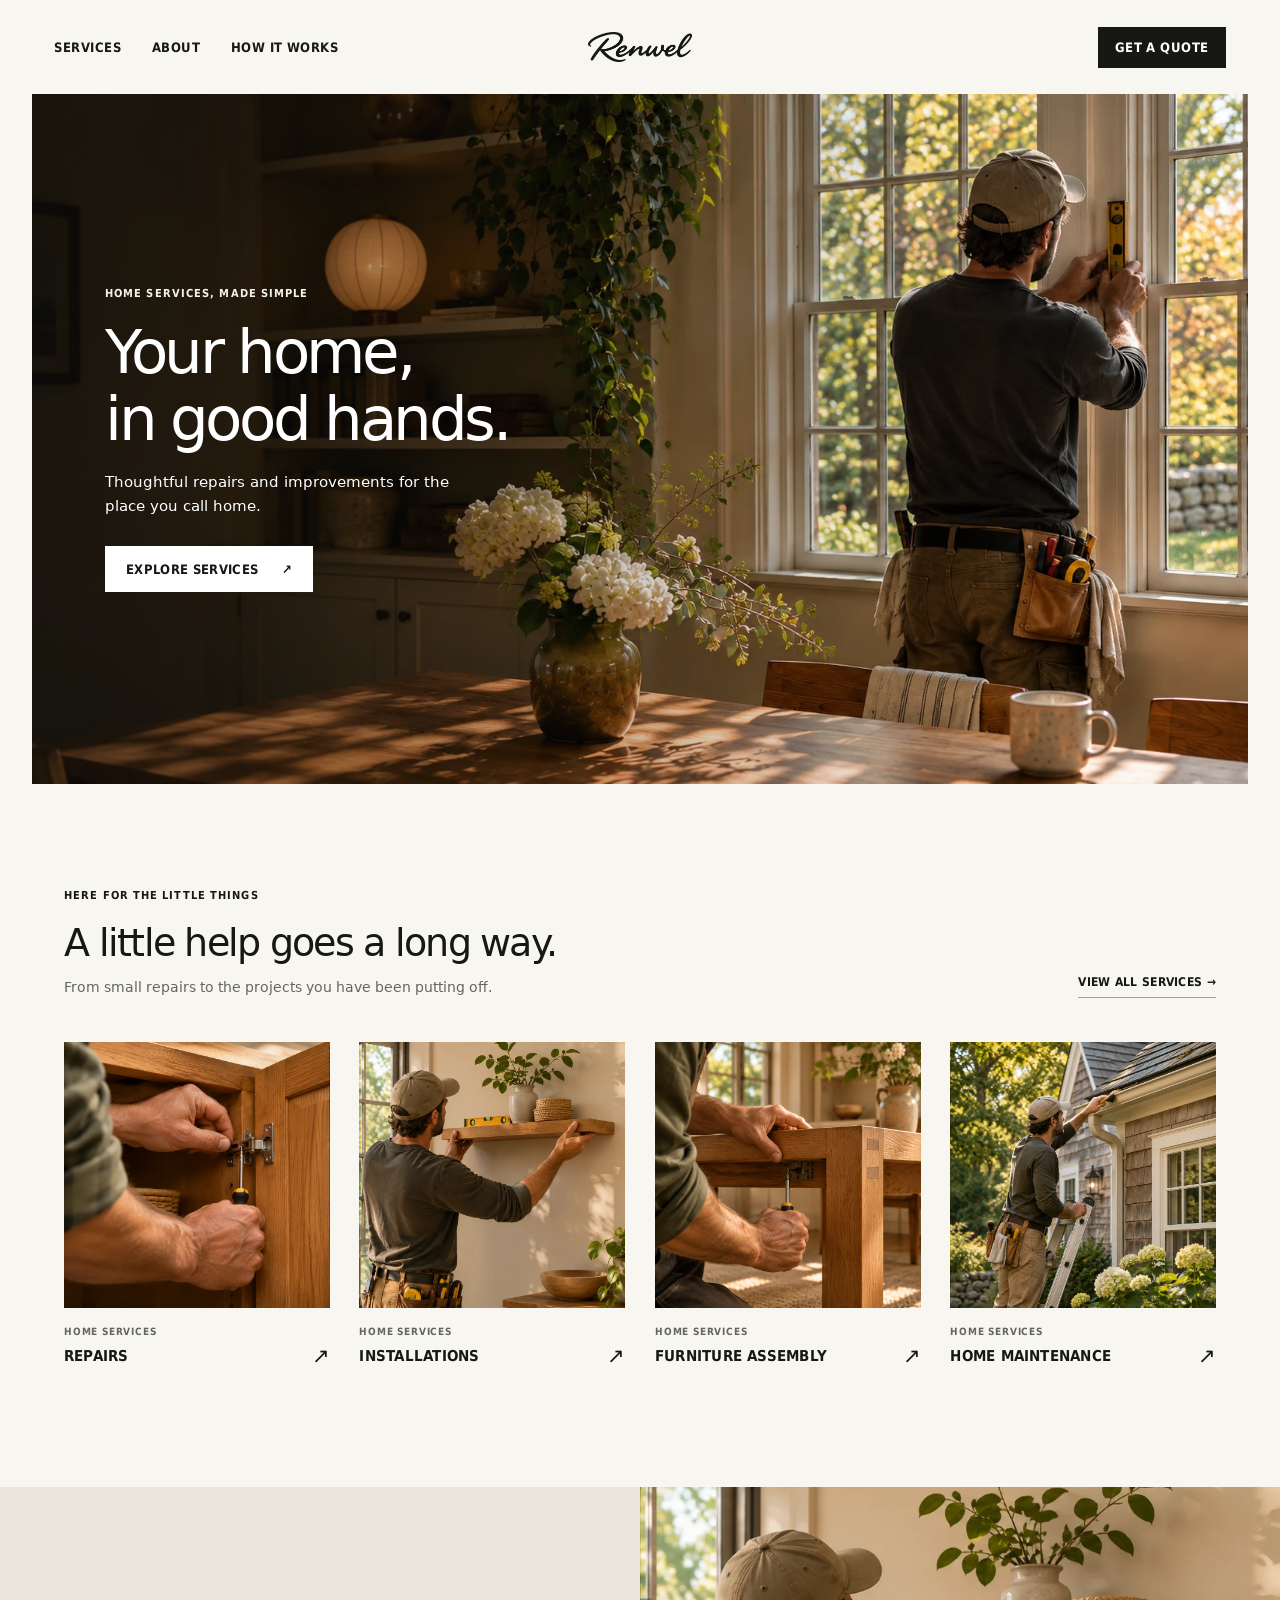
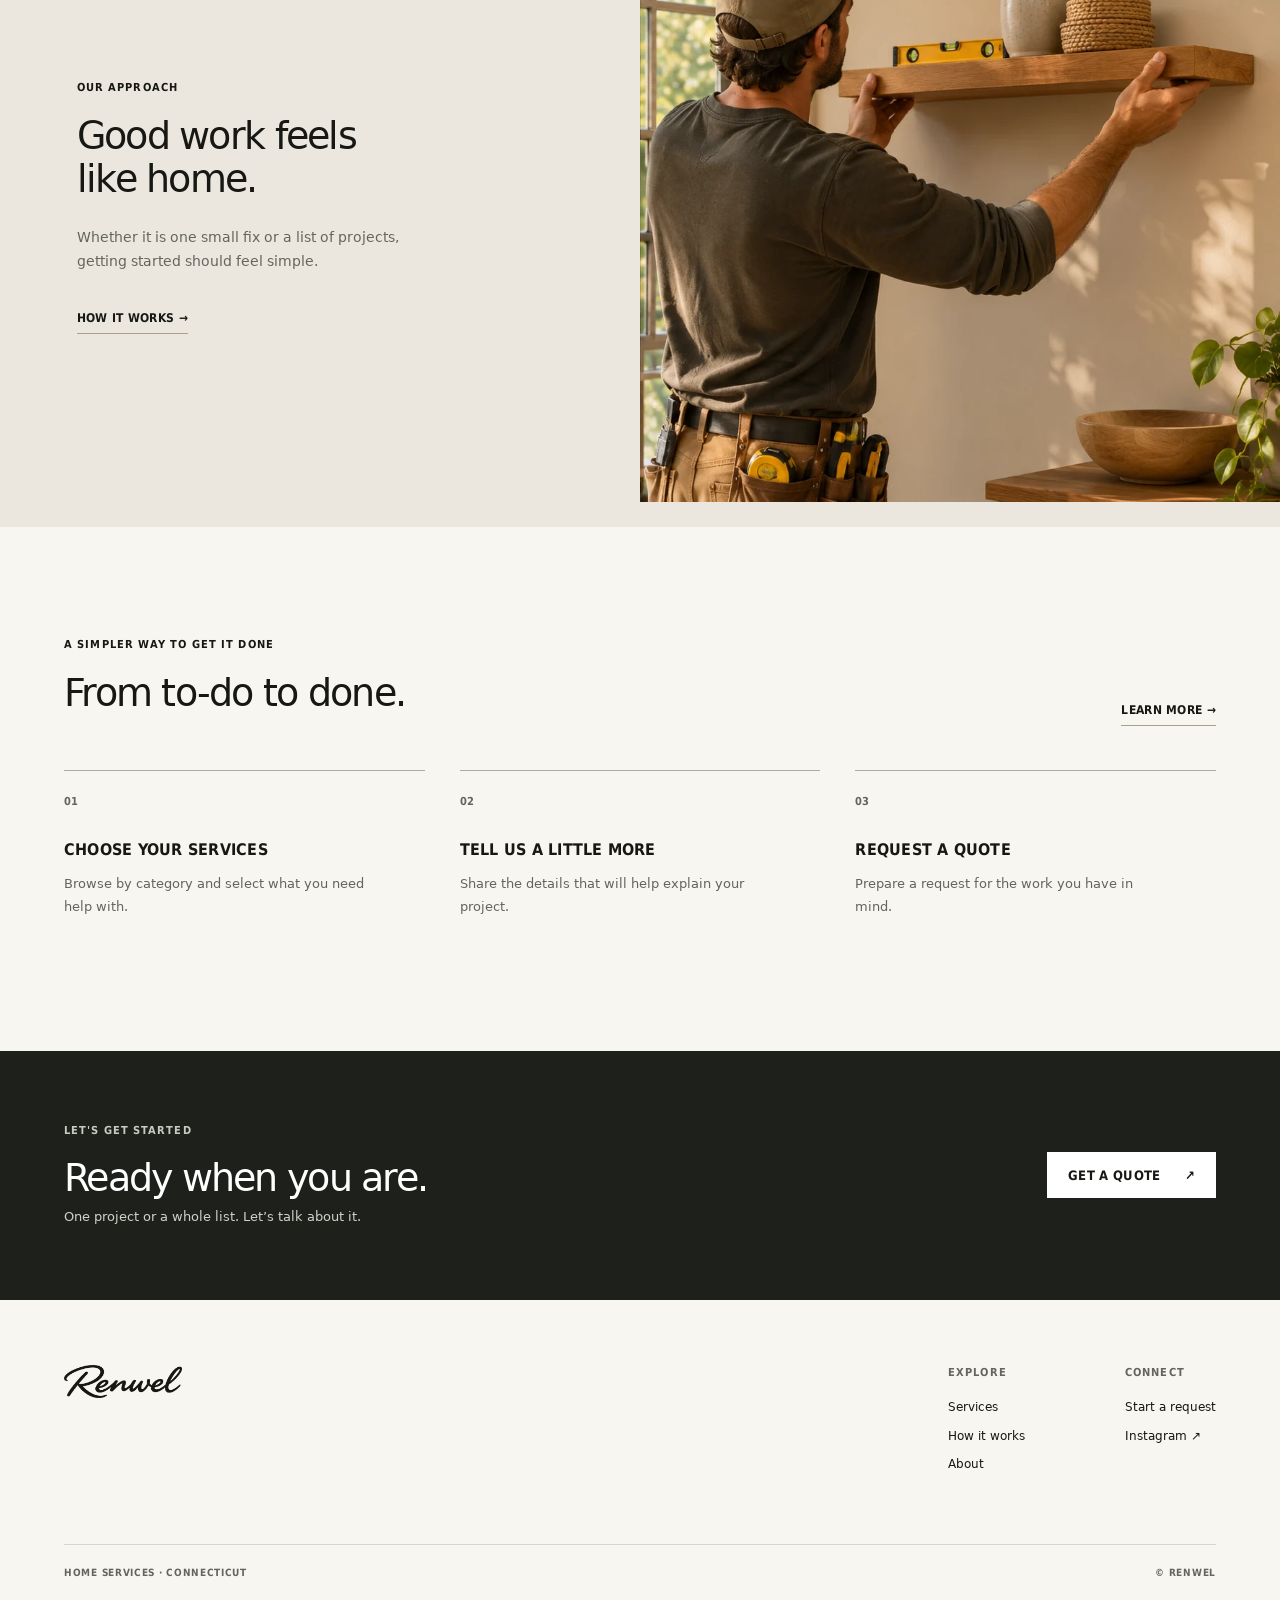
<file: index.html>
<!doctype html>
<html lang="en"><head><meta charset="utf-8"><meta name="viewport" content="width=device-width, initial-scale=1"><meta name="theme-color" content="#f8f6f0"><meta name="description" content="Renwel home services. Explore repairs, installations, furniture assembly and home maintenance."><title>Home | Renwel</title><link rel="stylesheet" href="assets/css/style.css"><link rel="stylesheet" href="assets/css/animations.css"><script src="assets/js/main.js" defer></script><script src="assets/js/animations.js" defer></script></head><body>
<a class="skip" href="#main">Skip to content</a>
<header class="site-header">
  <div class="header-shell">
    <button class="menu-trigger nav-type" type="button" aria-controls="mobile-nav" aria-expanded="false" aria-label="Open menu"><span aria-hidden="true">☰</span></button>
    <nav class="desktop-nav" aria-label="Main navigation">
      <a class="nav-type " href="services.html">SERVICES</a>
      <a class="nav-type " href="about.html">ABOUT</a>
      <a class="nav-type " href="how-it-works.html">HOW IT WORKS</a>
    </nav>
    <a class="brand" href="index.html" aria-label="Renwel home"><img src="assets/images/renwel-logo.png" width="1649" height="474" alt="Renwel"></a>
    <div class="header-action"><a class="quote-link nav-type" href="quote.html">GET A QUOTE <span class="quote-count" data-count hidden></span></a></div>
  </div>
  <nav class="mobile-nav" id="mobile-nav" aria-label="Mobile navigation" hidden>
    <a class="nav-type" href="services.html">SERVICES</a><a class="nav-type" href="about.html">ABOUT</a><a class="nav-type" href="how-it-works.html">HOW IT WORKS</a>
  </nav>
</header><main id="main">
<div class="hero-shell"><section class="hero" aria-labelledby="home-title"><img src="assets/images/hero.webp" width="1774" height="887" alt="" fetchpriority="high"><div class="hero-shade"></div><div class="hero-copy"><p class="kicker light-kicker">HOME SERVICES, MADE SIMPLE</p><h1 id="home-title">Your home,<br>in good hands.</h1><p>Thoughtful repairs and improvements for the place you call home.</p><a class="button button-light" href="services.html">EXPLORE SERVICES <span aria-hidden="true">↗</span></a></div></section></div>
<section class="section services-intro"><div class="section-heading"><div data-anim><p class="kicker">HERE FOR THE LITTLE THINGS</p><h2>A little help goes a long way.</h2><p>From small repairs to the projects you have been putting off.</p></div><a class="underlink nav-type" href="services.html">VIEW ALL SERVICES <span aria-hidden="true">→</span></a></div><div class="service-grid" data-anim-stagger><a class="service-card" href="repairs.html"><span class="service-photo"><img src="assets/images/repairs.webp" width="887" height="887" loading="lazy" alt=""></span><span class="card-meta"><span><span class="card-overline">HOME SERVICES</span><strong>REPAIRS</strong></span><span class="card-arrow" aria-hidden="true">↗</span></span></a><a class="service-card" href="installations.html"><span class="service-photo"><img src="assets/images/installations.webp" width="887" height="887" loading="lazy" alt=""></span><span class="card-meta"><span><span class="card-overline">HOME SERVICES</span><strong>INSTALLATIONS</strong></span><span class="card-arrow" aria-hidden="true">↗</span></span></a><a class="service-card" href="furniture-assembly.html"><span class="service-photo"><img src="assets/images/furniture.webp" width="887" height="887" loading="lazy" alt=""></span><span class="card-meta"><span><span class="card-overline">HOME SERVICES</span><strong>FURNITURE ASSEMBLY</strong></span><span class="card-arrow" aria-hidden="true">↗</span></span></a><a class="service-card" href="home-maintenance.html"><span class="service-photo"><img src="assets/images/maintenance.webp" width="887" height="887" loading="lazy" alt=""></span><span class="card-meta"><span><span class="card-overline">HOME SERVICES</span><strong>HOME MAINTENANCE</strong></span><span class="card-arrow" aria-hidden="true">↗</span></span></a></div></section>
<section class="editorial"><div class="editorial-copy" data-anim="slide-left"><p class="kicker">OUR APPROACH</p><h2>Good work feels<br>like home.</h2><p>Whether it is one small fix or a list of projects, getting started should feel simple.</p><a class="underlink nav-type" href="how-it-works.html">HOW IT WORKS <span aria-hidden="true">→</span></a></div><div class="editorial-photo" data-anim="slide-right"><img src="assets/images/installations.webp" width="887" height="887" alt="" loading="lazy"></div></section>
<section class="section process-home"><p class="kicker" data-anim>A SIMPLER WAY TO GET IT DONE</p><div class="section-heading"><h2>From to-do to done.</h2><a class="underlink nav-type" href="how-it-works.html">LEARN MORE <span aria-hidden="true">→</span></a></div><div class="steps" data-anim-stagger><div><span>01</span><h3>CHOOSE YOUR SERVICES</h3><p>Browse by category and select what you need help with.</p></div><div><span>02</span><h3>TELL US A LITTLE MORE</h3><p>Share the details that will help explain your project.</p></div><div><span>03</span><h3>REQUEST A QUOTE</h3><p>Prepare a request for the work you have in mind.</p></div></div></section></main>
<section class="closing"><div data-anim><p class="kicker">LET'S GET STARTED</p><h2>Ready when you are.</h2><p>One project or a whole list. Let’s talk about it.</p></div><a class="button button-light" href="quote.html">GET A QUOTE <span aria-hidden="true">↗</span></a></section>
<footer class="site-footer"><div class="footer-top"><a class="footer-brand" href="index.html"><img src="assets/images/renwel-logo.png" width="1649" height="474" alt="Renwel"></a><div class="footer-cols"><div><p class="kicker">EXPLORE</p><a href="services.html">Services</a><a href="how-it-works.html">How it works</a><a href="about.html">About</a></div><div><p class="kicker">CONNECT</p><a href="quote.html">Start a request</a><a href="https://www.instagram.com/cwb_services/" target="_blank" rel="noopener noreferrer">Instagram ↗</a></div></div></div><div class="footer-bottom"><span>HOME SERVICES · CONNECTICUT</span><span>© RENWEL</span></div></footer></body></html>
</file>
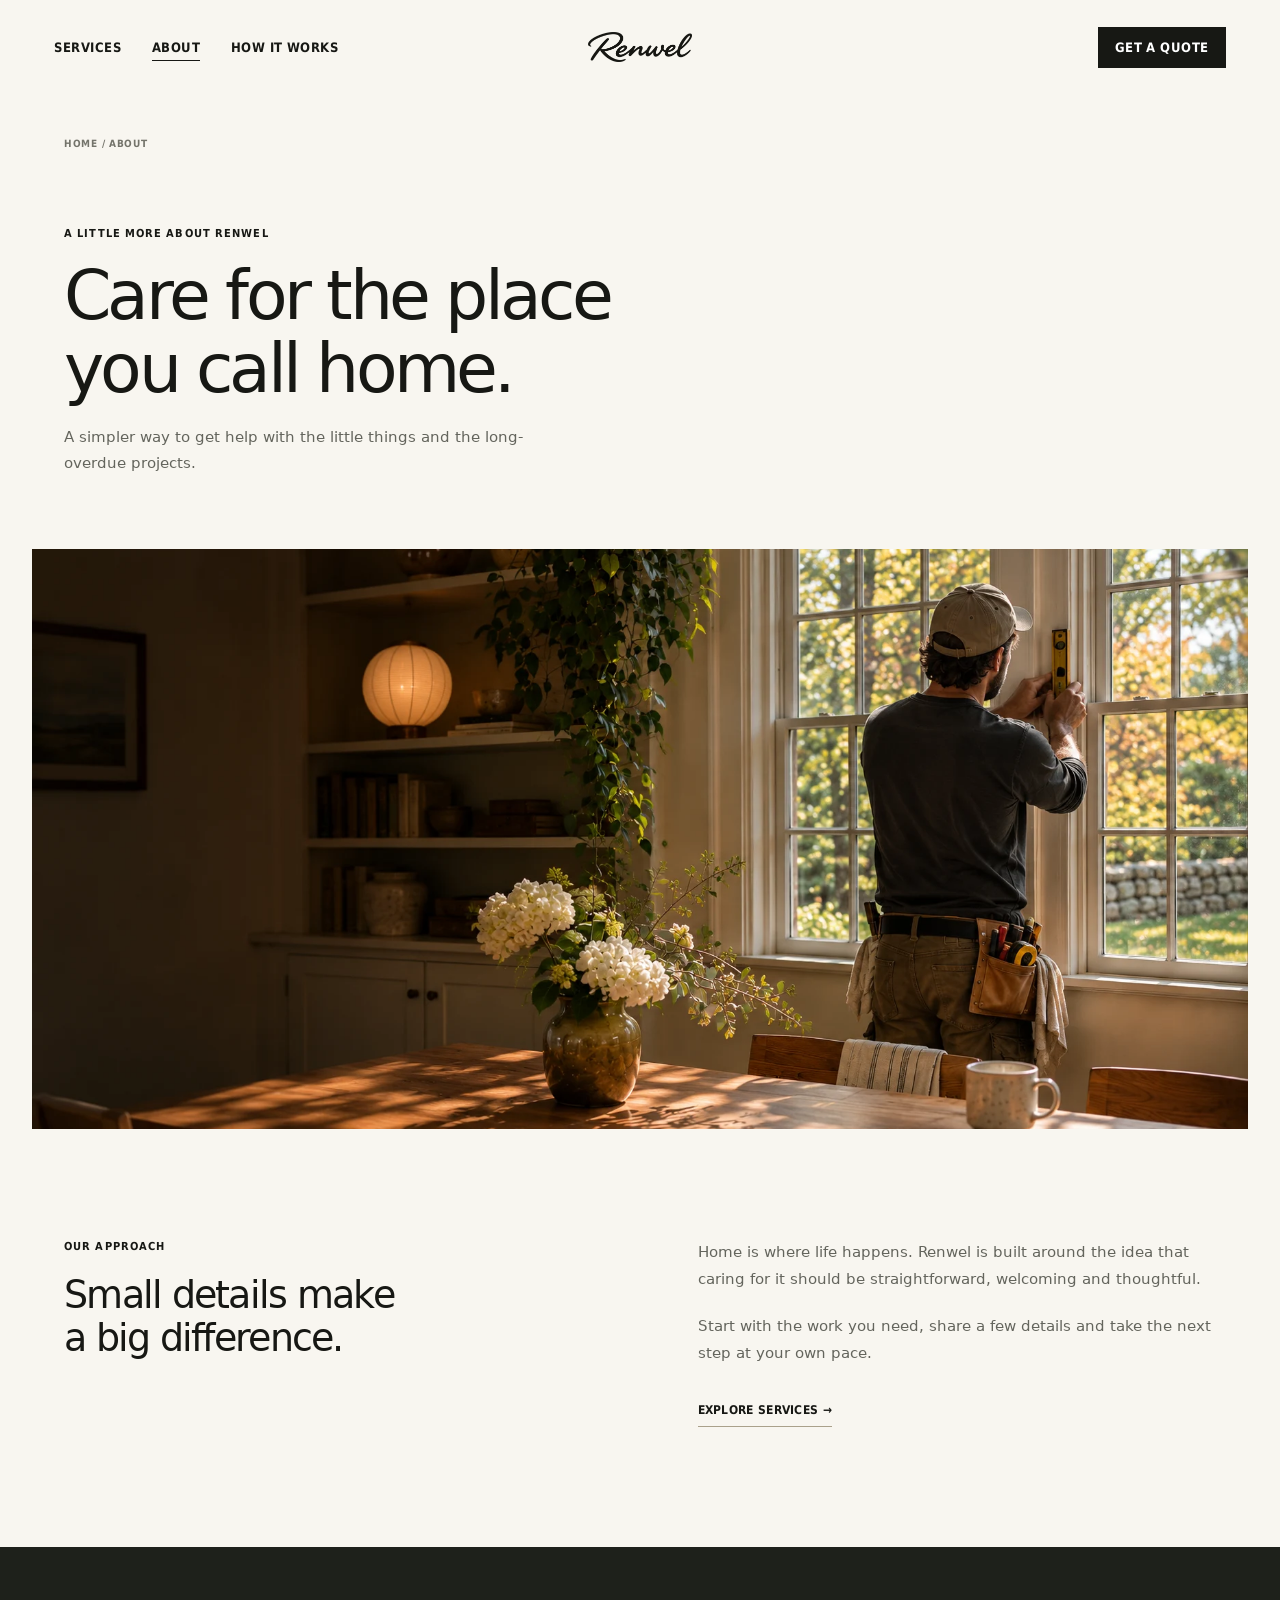
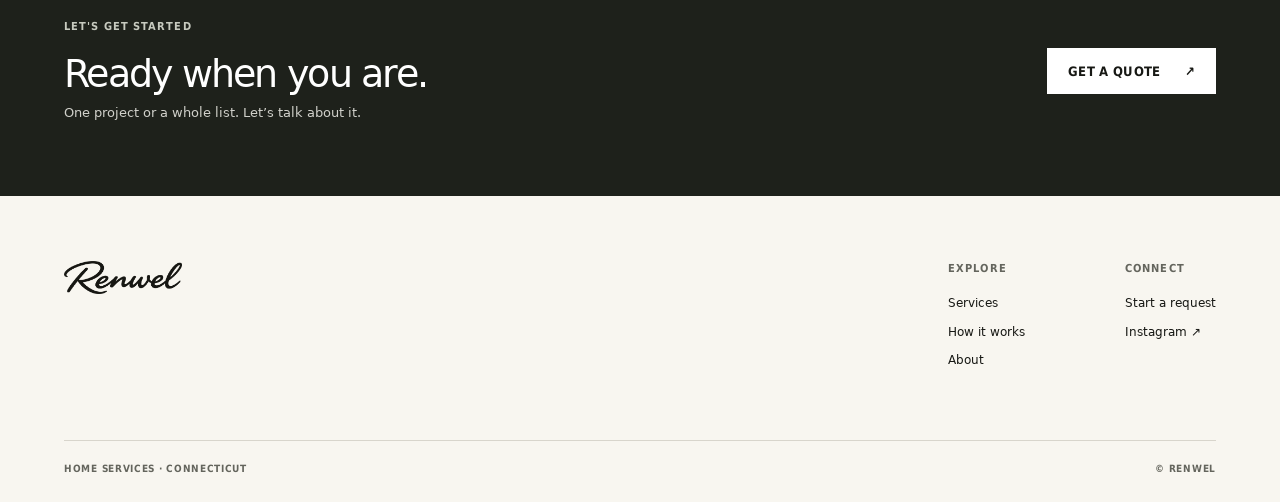
<file: about.html>
<!doctype html>
<html lang="en"><head><meta charset="utf-8"><meta name="viewport" content="width=device-width, initial-scale=1"><meta name="theme-color" content="#f8f6f0"><meta name="description" content="Renwel home services. Explore repairs, installations, furniture assembly and home maintenance."><title>About | Renwel</title><link rel="stylesheet" href="assets/css/style.css"><link rel="stylesheet" href="assets/css/animations.css"><script src="assets/js/main.js" defer></script><script src="assets/js/animations.js" defer></script></head><body>
<a class="skip" href="#main">Skip to content</a>
<header class="site-header">
  <div class="header-shell">
    <button class="menu-trigger nav-type" type="button" aria-controls="mobile-nav" aria-expanded="false" aria-label="Open menu"><span aria-hidden="true">☰</span></button>
    <nav class="desktop-nav" aria-label="Main navigation">
      <a class="nav-type " href="services.html">SERVICES</a>
      <a class="nav-type is-active" href="about.html">ABOUT</a>
      <a class="nav-type " href="how-it-works.html">HOW IT WORKS</a>
    </nav>
    <a class="brand" href="index.html" aria-label="Renwel home"><img src="assets/images/renwel-logo.png" width="1649" height="474" alt="Renwel"></a>
    <div class="header-action"><a class="quote-link nav-type" href="quote.html">GET A QUOTE <span class="quote-count" data-count hidden></span></a></div>
  </div>
  <nav class="mobile-nav" id="mobile-nav" aria-label="Mobile navigation" hidden>
    <a class="nav-type" href="services.html">SERVICES</a><a class="nav-type" href="about.html">ABOUT</a><a class="nav-type" href="how-it-works.html">HOW IT WORKS</a>
  </nav>
</header><main id="main"><section class="section page-intro" data-anim><p class="breadcrumb"><a href="index.html">HOME</a> / ABOUT</p><p class="kicker">A LITTLE MORE ABOUT RENWEL</p><h1>Care for the place<br>you call home.</h1><p>A simpler way to get help with the little things and the long-overdue projects.</p></section><div class="wide-image" data-anim="scale"><img src="assets/images/hero.webp" width="1774" height="887" alt=""></div><section class="section about-copy"><div data-anim="slide-left"><p class="kicker">OUR APPROACH</p><h2>Small details make<br>a big difference.</h2></div><div data-anim="slide-right"><p>Home is where life happens. Renwel is built around the idea that caring for it should be straightforward, welcoming and thoughtful.</p><p>Start with the work you need, share a few details and take the next step at your own pace.</p><a class="underlink nav-type" href="services.html">EXPLORE SERVICES →</a></div></section></main>
<section class="closing"><div data-anim><p class="kicker">LET'S GET STARTED</p><h2>Ready when you are.</h2><p>One project or a whole list. Let’s talk about it.</p></div><a class="button button-light" href="quote.html">GET A QUOTE <span aria-hidden="true">↗</span></a></section>
<footer class="site-footer"><div class="footer-top"><a class="footer-brand" href="index.html"><img src="assets/images/renwel-logo.png" width="1649" height="474" alt="Renwel"></a><div class="footer-cols"><div><p class="kicker">EXPLORE</p><a href="services.html">Services</a><a href="how-it-works.html">How it works</a><a href="about.html">About</a></div><div><p class="kicker">CONNECT</p><a href="quote.html">Start a request</a><a href="https://www.instagram.com/cwb_services/" target="_blank" rel="noopener noreferrer">Instagram ↗</a></div></div></div><div class="footer-bottom"><span>HOME SERVICES · CONNECTICUT</span><span>© RENWEL</span></div></footer></body></html>
</file>
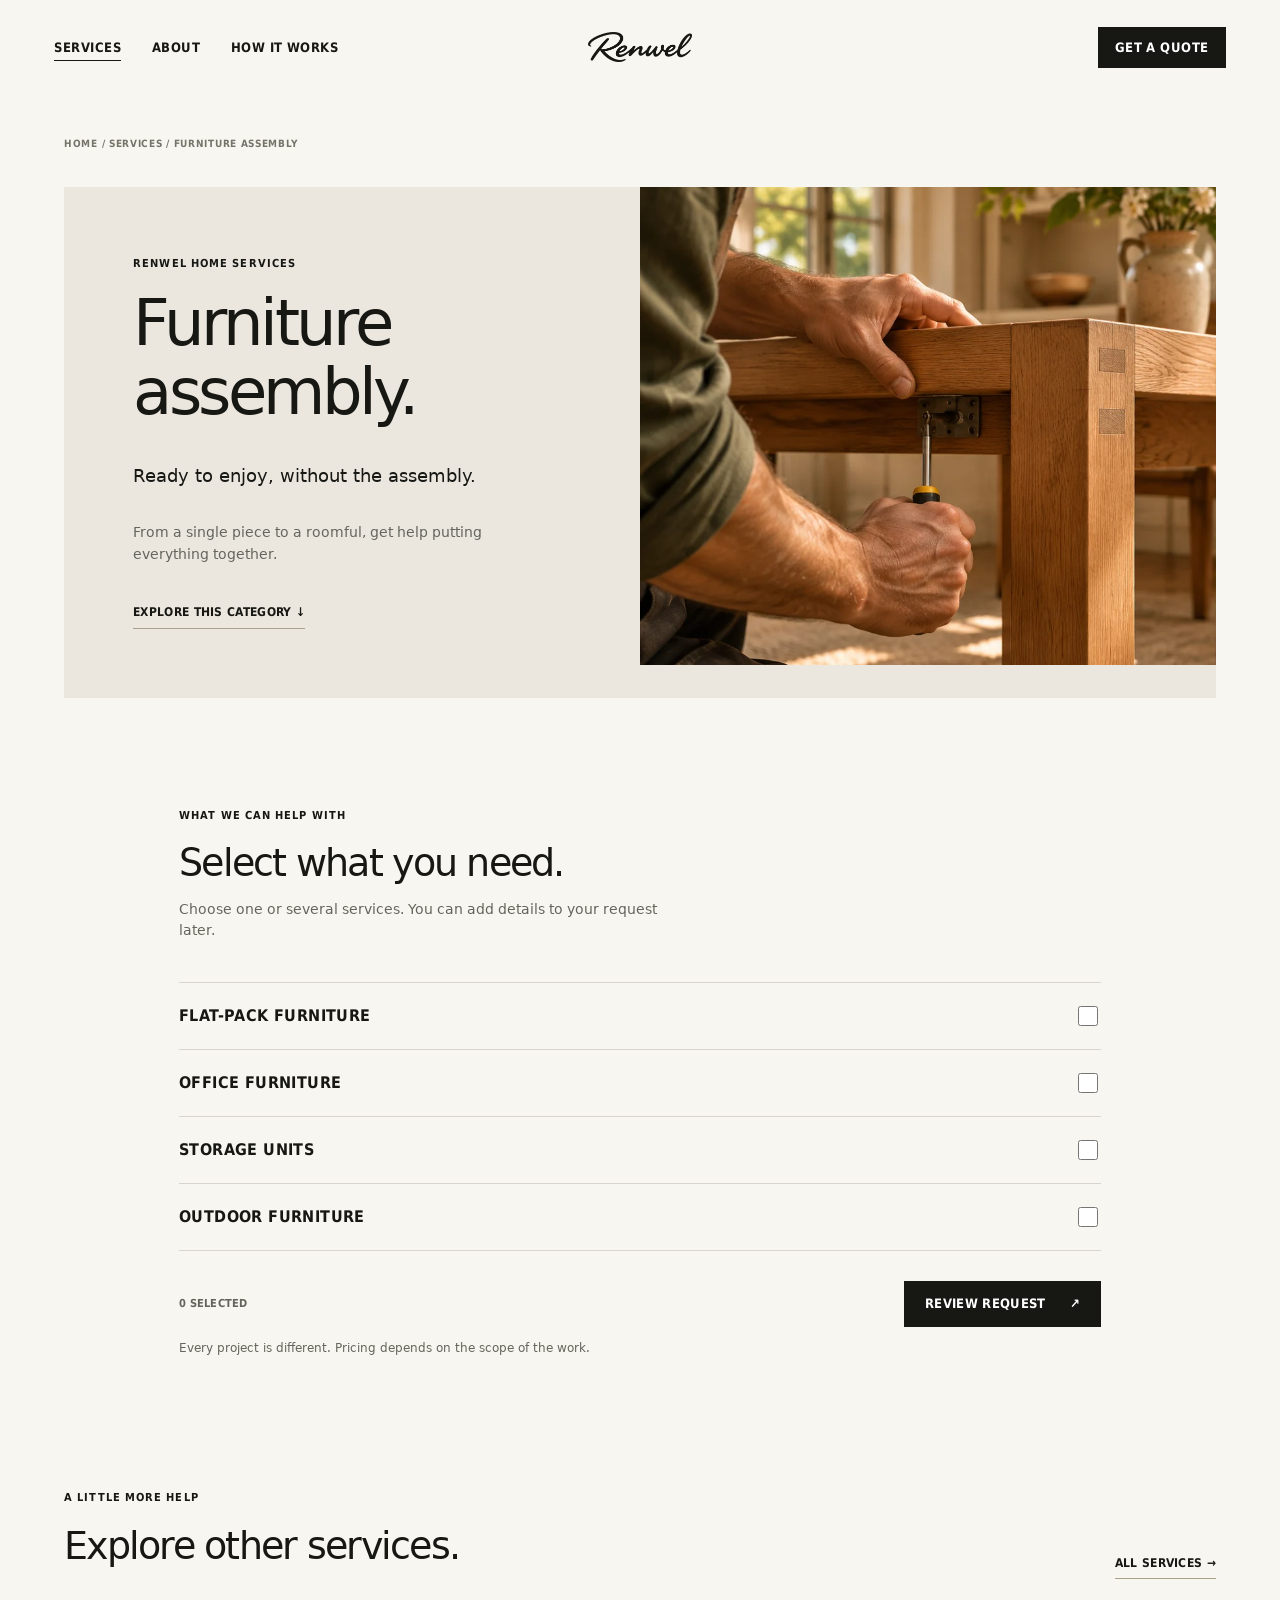
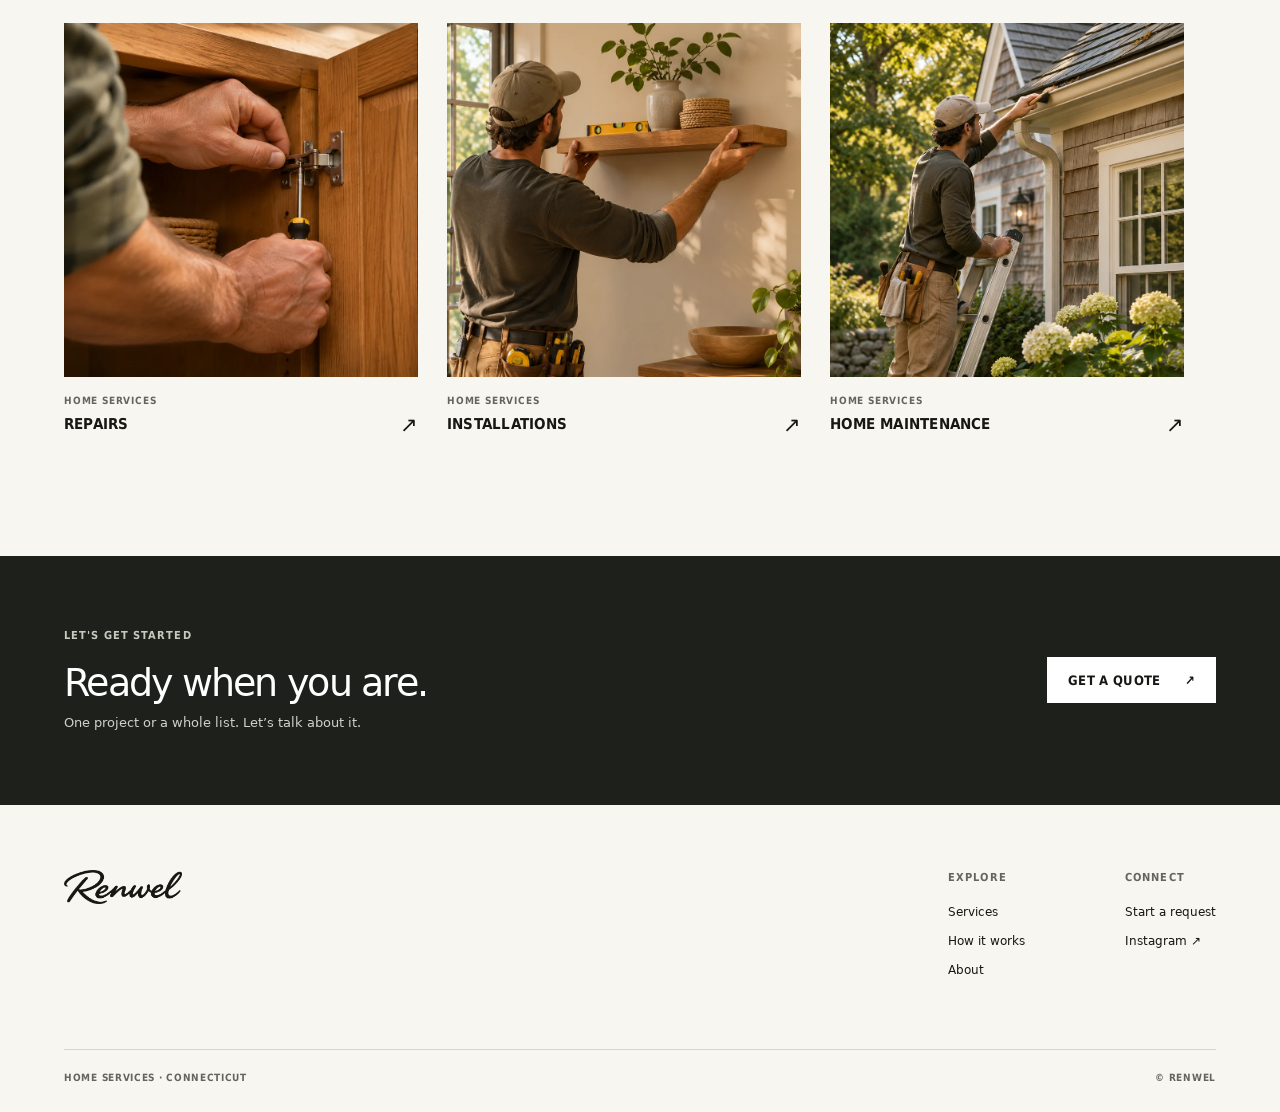
<file: furniture-assembly.html>
<!doctype html>
<html lang="en"><head><meta charset="utf-8"><meta name="viewport" content="width=device-width, initial-scale=1"><meta name="theme-color" content="#f8f6f0"><meta name="description" content="Renwel home services. Explore repairs, installations, furniture assembly and home maintenance."><title>Furniture assembly | Renwel</title><link rel="stylesheet" href="assets/css/style.css"><link rel="stylesheet" href="assets/css/animations.css"><script src="assets/js/main.js" defer></script><script src="assets/js/animations.js" defer></script></head><body>
<a class="skip" href="#main">Skip to content</a>
<header class="site-header">
  <div class="header-shell">
    <button class="menu-trigger nav-type" type="button" aria-controls="mobile-nav" aria-expanded="false" aria-label="Open menu"><span aria-hidden="true">☰</span></button>
    <nav class="desktop-nav" aria-label="Main navigation">
      <a class="nav-type is-active" href="services.html">SERVICES</a>
      <a class="nav-type " href="about.html">ABOUT</a>
      <a class="nav-type " href="how-it-works.html">HOW IT WORKS</a>
    </nav>
    <a class="brand" href="index.html" aria-label="Renwel home"><img src="assets/images/renwel-logo.png" width="1649" height="474" alt="Renwel"></a>
    <div class="header-action"><a class="quote-link nav-type" href="quote.html">GET A QUOTE <span class="quote-count" data-count hidden></span></a></div>
  </div>
  <nav class="mobile-nav" id="mobile-nav" aria-label="Mobile navigation" hidden>
    <a class="nav-type" href="services.html">SERVICES</a><a class="nav-type" href="about.html">ABOUT</a><a class="nav-type" href="how-it-works.html">HOW IT WORKS</a>
  </nav>
</header><main id="main"><section class="section detail-top"><p class="breadcrumb"><a href="index.html">HOME</a> / <a href="services.html">SERVICES</a> / FURNITURE ASSEMBLY</p><div class="detail-hero"><div class="detail-copy" data-anim="slide-left"><p class="kicker">RENWEL HOME SERVICES</p><h1>Furniture assembly.</h1><p class="detail-lead">Ready to enjoy, without the assembly.</p><p>From a single piece to a roomful, get help putting everything together.</p><a class="underlink nav-type" href="#service-list">EXPLORE THIS CATEGORY <span aria-hidden="true">↓</span></a></div><div class="detail-image" data-anim="slide-right"><img src="assets/images/furniture.webp" width="887" height="887" alt=""></div></div></section><section class="section detail-services" id="service-list"><div class="detail-services-heading"><p class="kicker">WHAT WE CAN HELP WITH</p><h2>Select what you need.</h2><p>Choose one or several services. You can add details to your request later.</p></div><div class="detail-list" data-category="Furniture assembly"><label class="service-row"><span>Flat-pack furniture</span><input type="checkbox" data-service="Flat-pack furniture" data-category="Furniture assembly" aria-label="Add Flat-pack furniture to your request"></label><label class="service-row"><span>Office furniture</span><input type="checkbox" data-service="Office furniture" data-category="Furniture assembly" aria-label="Add Office furniture to your request"></label><label class="service-row"><span>Storage units</span><input type="checkbox" data-service="Storage units" data-category="Furniture assembly" aria-label="Add Storage units to your request"></label><label class="service-row"><span>Outdoor furniture</span><input type="checkbox" data-service="Outdoor furniture" data-category="Furniture assembly" aria-label="Add Outdoor furniture to your request"></label></div><div class="detail-action"><p><span data-selection-count>0</span> SELECTED</p><a class="button" href="quote.html">REVIEW REQUEST <span aria-hidden="true">↗</span></a></div><p class="price-note">Every project is different. Pricing depends on the scope of the work.</p></section><section class="section related"><div class="section-heading"><div data-anim><p class="kicker">A LITTLE MORE HELP</p><h2>Explore other services.</h2></div><a class="underlink nav-type" href="services.html">ALL SERVICES →</a></div><div class="service-grid" data-anim-stagger><a class="service-card" href="repairs.html"><span class="service-photo"><img src="assets/images/repairs.webp" width="887" height="887" loading="lazy" alt=""></span><span class="card-meta"><span><span class="card-overline">HOME SERVICES</span><strong>REPAIRS</strong></span><span class="card-arrow" aria-hidden="true">↗</span></span></a><a class="service-card" href="installations.html"><span class="service-photo"><img src="assets/images/installations.webp" width="887" height="887" loading="lazy" alt=""></span><span class="card-meta"><span><span class="card-overline">HOME SERVICES</span><strong>INSTALLATIONS</strong></span><span class="card-arrow" aria-hidden="true">↗</span></span></a><a class="service-card" href="home-maintenance.html"><span class="service-photo"><img src="assets/images/maintenance.webp" width="887" height="887" loading="lazy" alt=""></span><span class="card-meta"><span><span class="card-overline">HOME SERVICES</span><strong>HOME MAINTENANCE</strong></span><span class="card-arrow" aria-hidden="true">↗</span></span></a></div></section></main>
<section class="closing"><div data-anim><p class="kicker">LET'S GET STARTED</p><h2>Ready when you are.</h2><p>One project or a whole list. Let’s talk about it.</p></div><a class="button button-light" href="quote.html">GET A QUOTE <span aria-hidden="true">↗</span></a></section>
<footer class="site-footer"><div class="footer-top"><a class="footer-brand" href="index.html"><img src="assets/images/renwel-logo.png" width="1649" height="474" alt="Renwel"></a><div class="footer-cols"><div><p class="kicker">EXPLORE</p><a href="services.html">Services</a><a href="how-it-works.html">How it works</a><a href="about.html">About</a></div><div><p class="kicker">CONNECT</p><a href="quote.html">Start a request</a><a href="https://www.instagram.com/cwb_services/" target="_blank" rel="noopener noreferrer">Instagram ↗</a></div></div></div><div class="footer-bottom"><span>HOME SERVICES · CONNECTICUT</span><span>© RENWEL</span></div></footer></body></html>
</file>
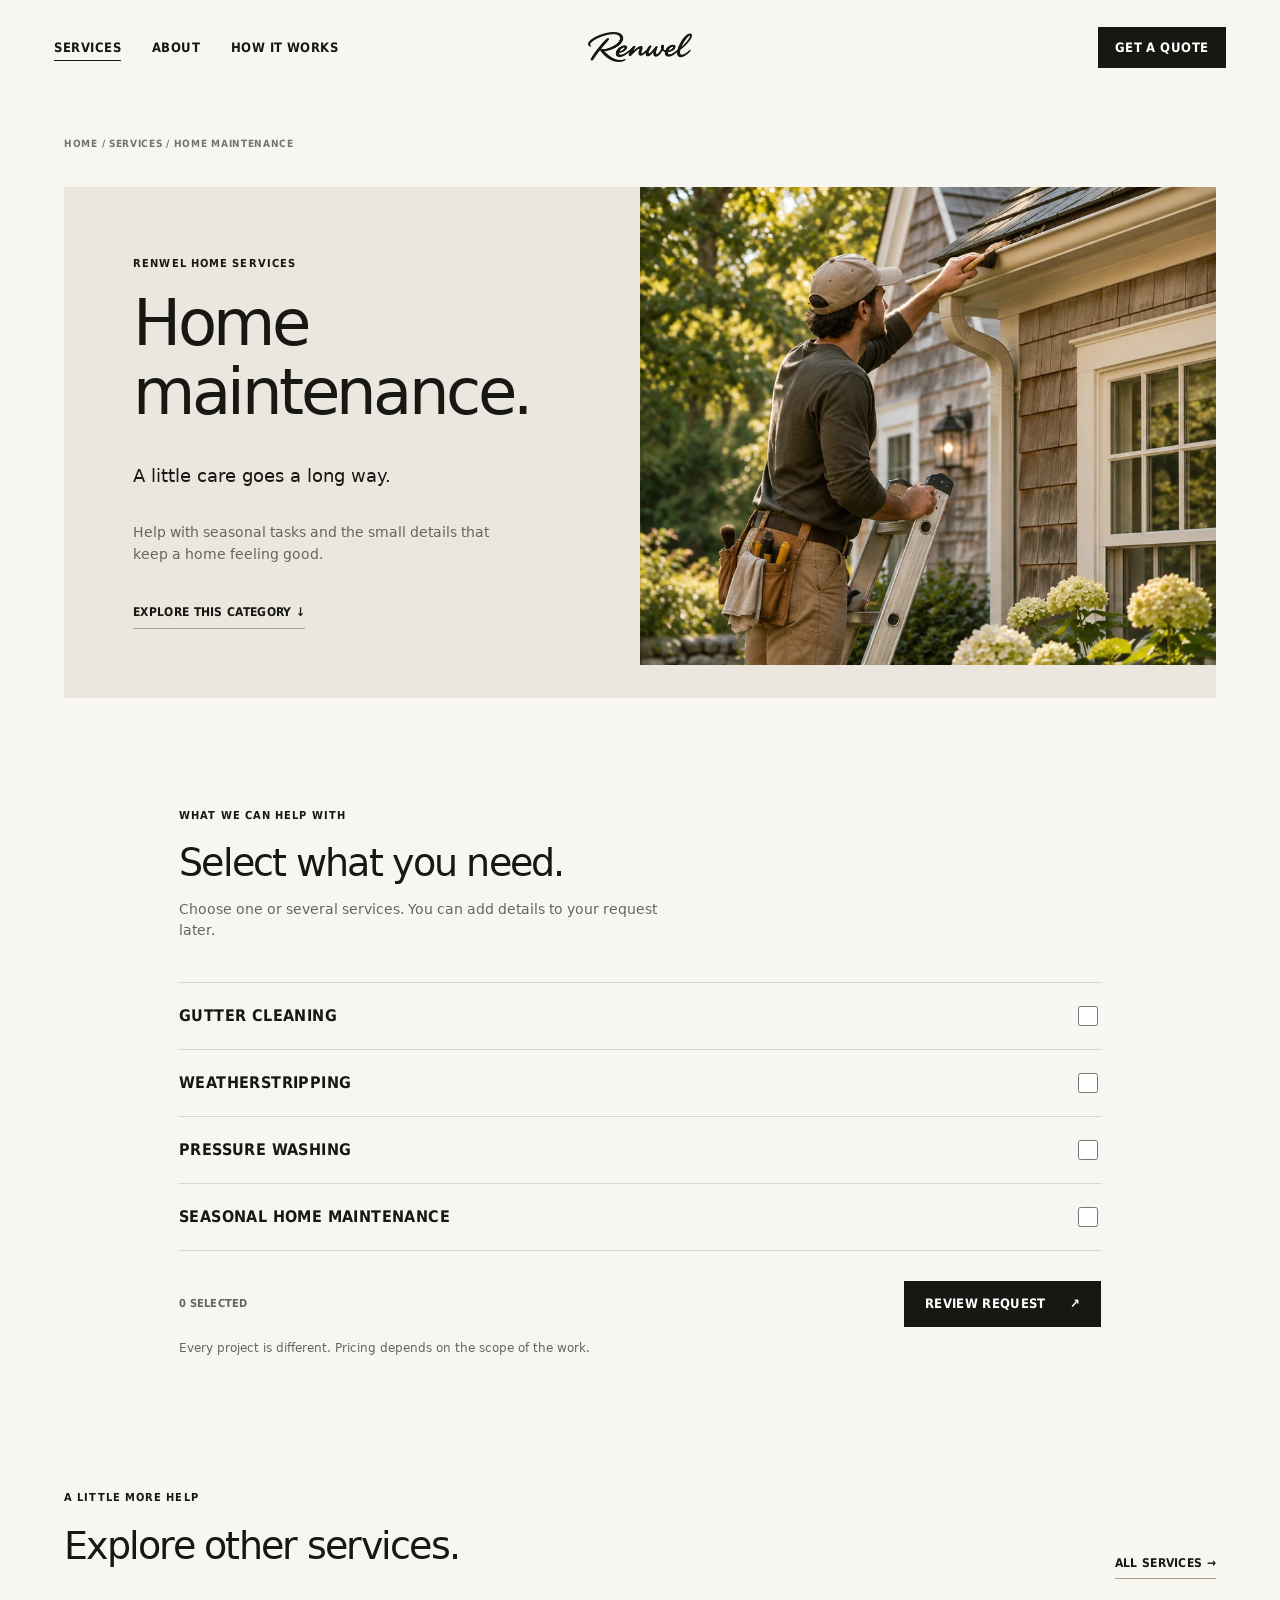
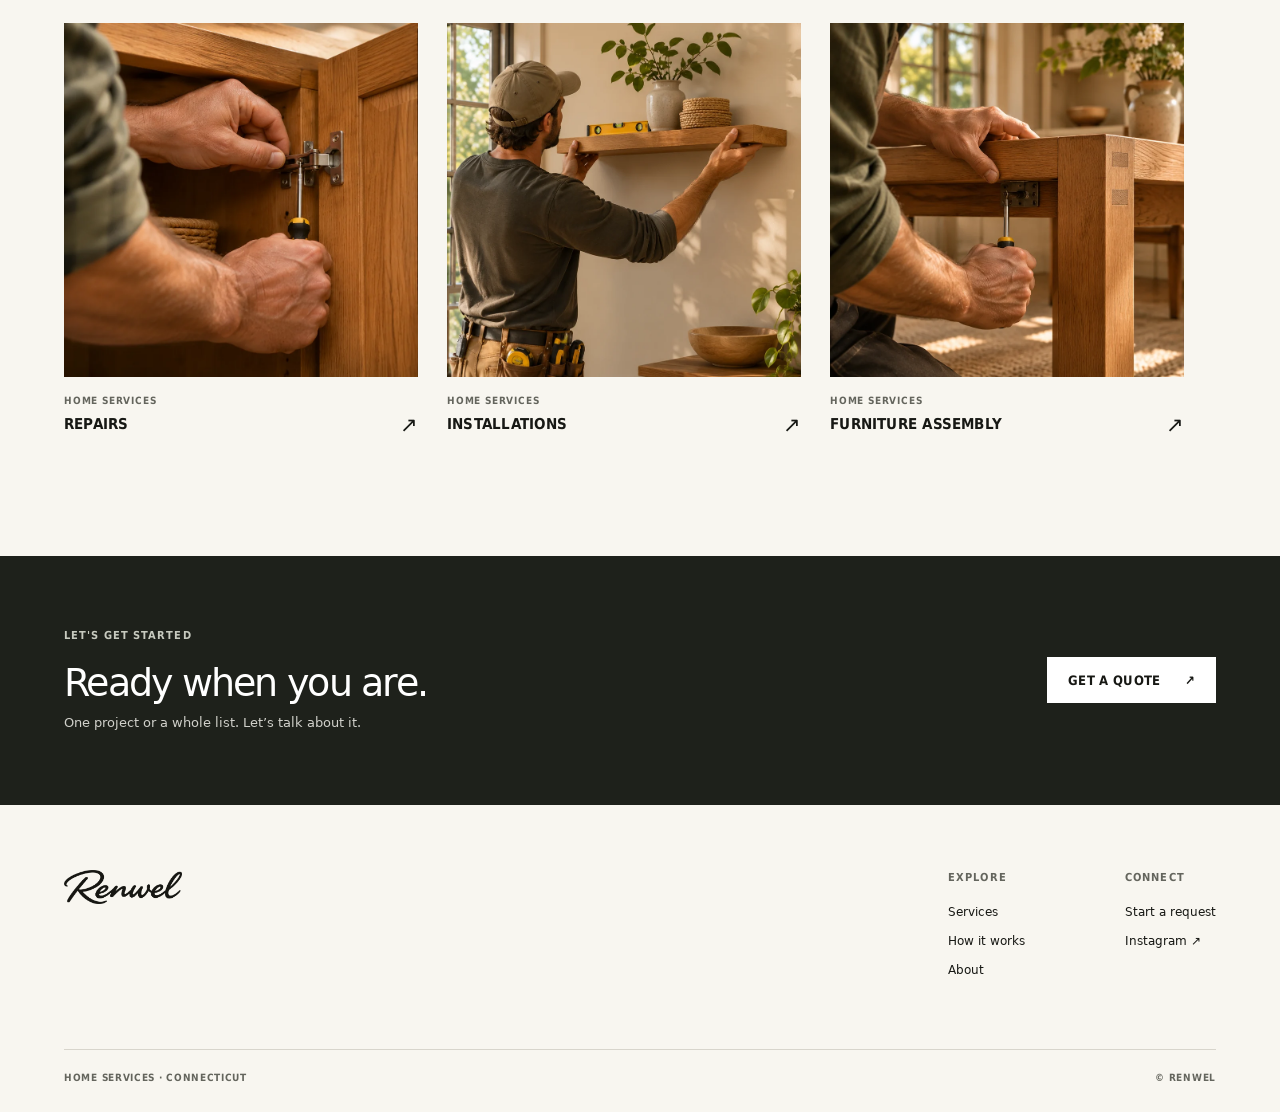
<file: home-maintenance.html>
<!doctype html>
<html lang="en"><head><meta charset="utf-8"><meta name="viewport" content="width=device-width, initial-scale=1"><meta name="theme-color" content="#f8f6f0"><meta name="description" content="Renwel home services. Explore repairs, installations, furniture assembly and home maintenance."><title>Home maintenance | Renwel</title><link rel="stylesheet" href="assets/css/style.css"><link rel="stylesheet" href="assets/css/animations.css"><script src="assets/js/main.js" defer></script><script src="assets/js/animations.js" defer></script></head><body>
<a class="skip" href="#main">Skip to content</a>
<header class="site-header">
  <div class="header-shell">
    <button class="menu-trigger nav-type" type="button" aria-controls="mobile-nav" aria-expanded="false" aria-label="Open menu"><span aria-hidden="true">☰</span></button>
    <nav class="desktop-nav" aria-label="Main navigation">
      <a class="nav-type is-active" href="services.html">SERVICES</a>
      <a class="nav-type " href="about.html">ABOUT</a>
      <a class="nav-type " href="how-it-works.html">HOW IT WORKS</a>
    </nav>
    <a class="brand" href="index.html" aria-label="Renwel home"><img src="assets/images/renwel-logo.png" width="1649" height="474" alt="Renwel"></a>
    <div class="header-action"><a class="quote-link nav-type" href="quote.html">GET A QUOTE <span class="quote-count" data-count hidden></span></a></div>
  </div>
  <nav class="mobile-nav" id="mobile-nav" aria-label="Mobile navigation" hidden>
    <a class="nav-type" href="services.html">SERVICES</a><a class="nav-type" href="about.html">ABOUT</a><a class="nav-type" href="how-it-works.html">HOW IT WORKS</a>
  </nav>
</header><main id="main"><section class="section detail-top"><p class="breadcrumb"><a href="index.html">HOME</a> / <a href="services.html">SERVICES</a> / HOME MAINTENANCE</p><div class="detail-hero"><div class="detail-copy" data-anim="slide-left"><p class="kicker">RENWEL HOME SERVICES</p><h1>Home maintenance.</h1><p class="detail-lead">A little care goes a long way.</p><p>Help with seasonal tasks and the small details that keep a home feeling good.</p><a class="underlink nav-type" href="#service-list">EXPLORE THIS CATEGORY <span aria-hidden="true">↓</span></a></div><div class="detail-image" data-anim="slide-right"><img src="assets/images/maintenance.webp" width="887" height="887" alt=""></div></div></section><section class="section detail-services" id="service-list"><div class="detail-services-heading"><p class="kicker">WHAT WE CAN HELP WITH</p><h2>Select what you need.</h2><p>Choose one or several services. You can add details to your request later.</p></div><div class="detail-list" data-category="Home maintenance"><label class="service-row"><span>Gutter cleaning</span><input type="checkbox" data-service="Gutter cleaning" data-category="Home maintenance" aria-label="Add Gutter cleaning to your request"></label><label class="service-row"><span>Weatherstripping</span><input type="checkbox" data-service="Weatherstripping" data-category="Home maintenance" aria-label="Add Weatherstripping to your request"></label><label class="service-row"><span>Pressure washing</span><input type="checkbox" data-service="Pressure washing" data-category="Home maintenance" aria-label="Add Pressure washing to your request"></label><label class="service-row"><span>Seasonal home maintenance</span><input type="checkbox" data-service="Seasonal home maintenance" data-category="Home maintenance" aria-label="Add Seasonal home maintenance to your request"></label></div><div class="detail-action"><p><span data-selection-count>0</span> SELECTED</p><a class="button" href="quote.html">REVIEW REQUEST <span aria-hidden="true">↗</span></a></div><p class="price-note">Every project is different. Pricing depends on the scope of the work.</p></section><section class="section related"><div class="section-heading"><div data-anim><p class="kicker">A LITTLE MORE HELP</p><h2>Explore other services.</h2></div><a class="underlink nav-type" href="services.html">ALL SERVICES →</a></div><div class="service-grid" data-anim-stagger><a class="service-card" href="repairs.html"><span class="service-photo"><img src="assets/images/repairs.webp" width="887" height="887" loading="lazy" alt=""></span><span class="card-meta"><span><span class="card-overline">HOME SERVICES</span><strong>REPAIRS</strong></span><span class="card-arrow" aria-hidden="true">↗</span></span></a><a class="service-card" href="installations.html"><span class="service-photo"><img src="assets/images/installations.webp" width="887" height="887" loading="lazy" alt=""></span><span class="card-meta"><span><span class="card-overline">HOME SERVICES</span><strong>INSTALLATIONS</strong></span><span class="card-arrow" aria-hidden="true">↗</span></span></a><a class="service-card" href="furniture-assembly.html"><span class="service-photo"><img src="assets/images/furniture.webp" width="887" height="887" loading="lazy" alt=""></span><span class="card-meta"><span><span class="card-overline">HOME SERVICES</span><strong>FURNITURE ASSEMBLY</strong></span><span class="card-arrow" aria-hidden="true">↗</span></span></a></div></section></main>
<section class="closing"><div data-anim><p class="kicker">LET'S GET STARTED</p><h2>Ready when you are.</h2><p>One project or a whole list. Let’s talk about it.</p></div><a class="button button-light" href="quote.html">GET A QUOTE <span aria-hidden="true">↗</span></a></section>
<footer class="site-footer"><div class="footer-top"><a class="footer-brand" href="index.html"><img src="assets/images/renwel-logo.png" width="1649" height="474" alt="Renwel"></a><div class="footer-cols"><div><p class="kicker">EXPLORE</p><a href="services.html">Services</a><a href="how-it-works.html">How it works</a><a href="about.html">About</a></div><div><p class="kicker">CONNECT</p><a href="quote.html">Start a request</a><a href="https://www.instagram.com/cwb_services/" target="_blank" rel="noopener noreferrer">Instagram ↗</a></div></div></div><div class="footer-bottom"><span>HOME SERVICES · CONNECTICUT</span><span>© RENWEL</span></div></footer></body></html>
</file>
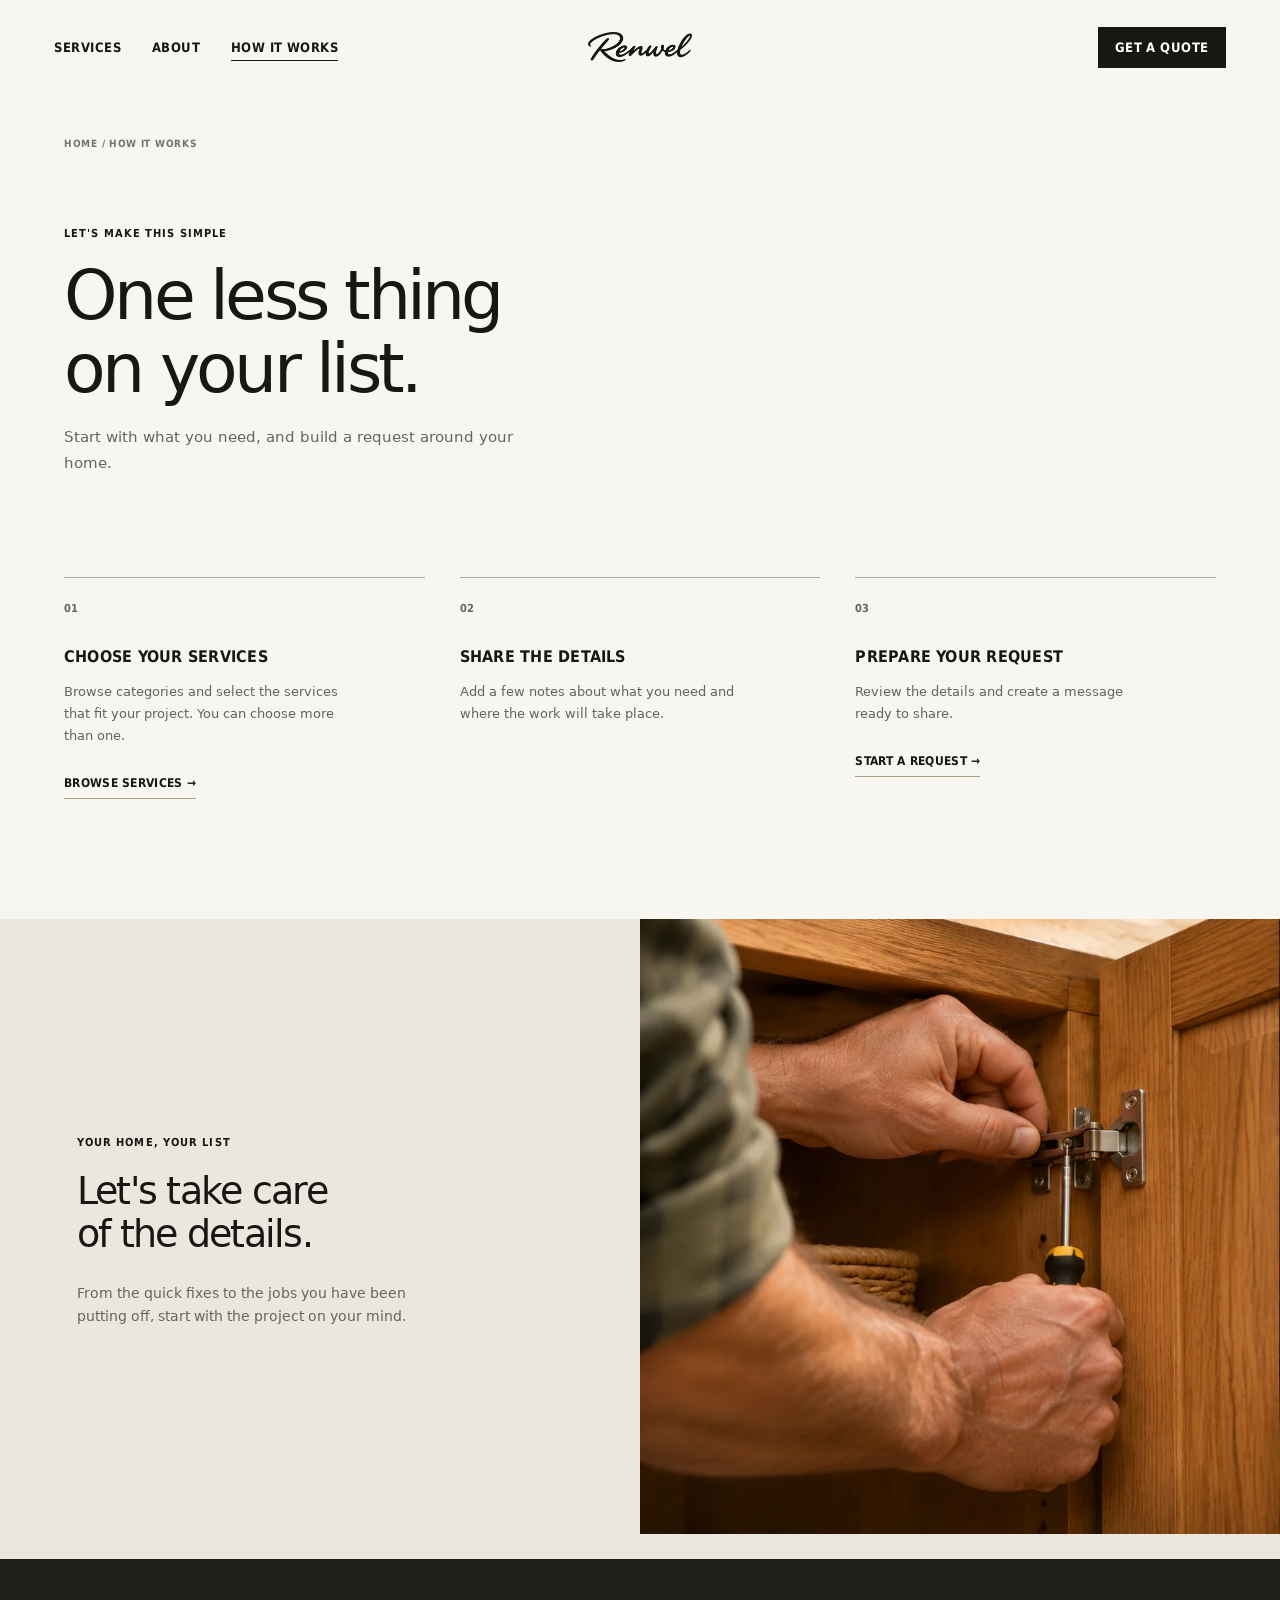
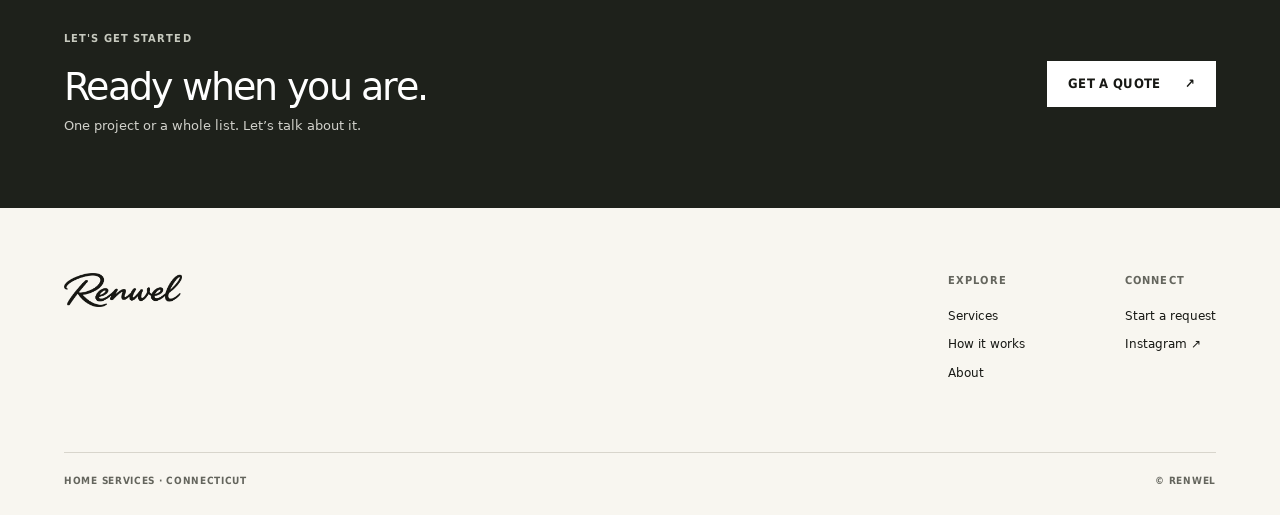
<file: how-it-works.html>
<!doctype html>
<html lang="en"><head><meta charset="utf-8"><meta name="viewport" content="width=device-width, initial-scale=1"><meta name="theme-color" content="#f8f6f0"><meta name="description" content="Renwel home services. Explore repairs, installations, furniture assembly and home maintenance."><title>How it works | Renwel</title><link rel="stylesheet" href="assets/css/style.css"><link rel="stylesheet" href="assets/css/animations.css"><script src="assets/js/main.js" defer></script><script src="assets/js/animations.js" defer></script></head><body>
<a class="skip" href="#main">Skip to content</a>
<header class="site-header">
  <div class="header-shell">
    <button class="menu-trigger nav-type" type="button" aria-controls="mobile-nav" aria-expanded="false" aria-label="Open menu"><span aria-hidden="true">☰</span></button>
    <nav class="desktop-nav" aria-label="Main navigation">
      <a class="nav-type " href="services.html">SERVICES</a>
      <a class="nav-type " href="about.html">ABOUT</a>
      <a class="nav-type is-active" href="how-it-works.html">HOW IT WORKS</a>
    </nav>
    <a class="brand" href="index.html" aria-label="Renwel home"><img src="assets/images/renwel-logo.png" width="1649" height="474" alt="Renwel"></a>
    <div class="header-action"><a class="quote-link nav-type" href="quote.html">GET A QUOTE <span class="quote-count" data-count hidden></span></a></div>
  </div>
  <nav class="mobile-nav" id="mobile-nav" aria-label="Mobile navigation" hidden>
    <a class="nav-type" href="services.html">SERVICES</a><a class="nav-type" href="about.html">ABOUT</a><a class="nav-type" href="how-it-works.html">HOW IT WORKS</a>
  </nav>
</header><main id="main"><section class="section page-intro" data-anim><p class="breadcrumb"><a href="index.html">HOME</a> / HOW IT WORKS</p><p class="kicker">LET'S MAKE THIS SIMPLE</p><h1>One less thing<br>on your list.</h1><p>Start with what you need, and build a request around your home.</p></section><section class="section process-page"><div class="steps" data-anim-stagger><div><span>01</span><h3>CHOOSE YOUR SERVICES</h3><p>Browse categories and select the services that fit your project. You can choose more than one.</p><a class="underlink nav-type" href="services.html">BROWSE SERVICES →</a></div><div><span>02</span><h3>SHARE THE DETAILS</h3><p>Add a few notes about what you need and where the work will take place.</p></div><div><span>03</span><h3>PREPARE YOUR REQUEST</h3><p>Review the details and create a message ready to share.</p><a class="underlink nav-type" href="quote.html">START A REQUEST →</a></div></div></section><section class="editorial"><div class="editorial-copy" data-anim="slide-left"><p class="kicker">YOUR HOME, YOUR LIST</p><h2>Let's take care<br>of the details.</h2><p>From the quick fixes to the jobs you have been putting off, start with the project on your mind.</p></div><div class="editorial-photo" data-anim="slide-right"><img src="assets/images/repairs.webp" width="887" height="887" alt=""></div></section></main>
<section class="closing"><div data-anim><p class="kicker">LET'S GET STARTED</p><h2>Ready when you are.</h2><p>One project or a whole list. Let’s talk about it.</p></div><a class="button button-light" href="quote.html">GET A QUOTE <span aria-hidden="true">↗</span></a></section>
<footer class="site-footer"><div class="footer-top"><a class="footer-brand" href="index.html"><img src="assets/images/renwel-logo.png" width="1649" height="474" alt="Renwel"></a><div class="footer-cols"><div><p class="kicker">EXPLORE</p><a href="services.html">Services</a><a href="how-it-works.html">How it works</a><a href="about.html">About</a></div><div><p class="kicker">CONNECT</p><a href="quote.html">Start a request</a><a href="https://www.instagram.com/cwb_services/" target="_blank" rel="noopener noreferrer">Instagram ↗</a></div></div></div><div class="footer-bottom"><span>HOME SERVICES · CONNECTICUT</span><span>© RENWEL</span></div></footer></body></html>
</file>
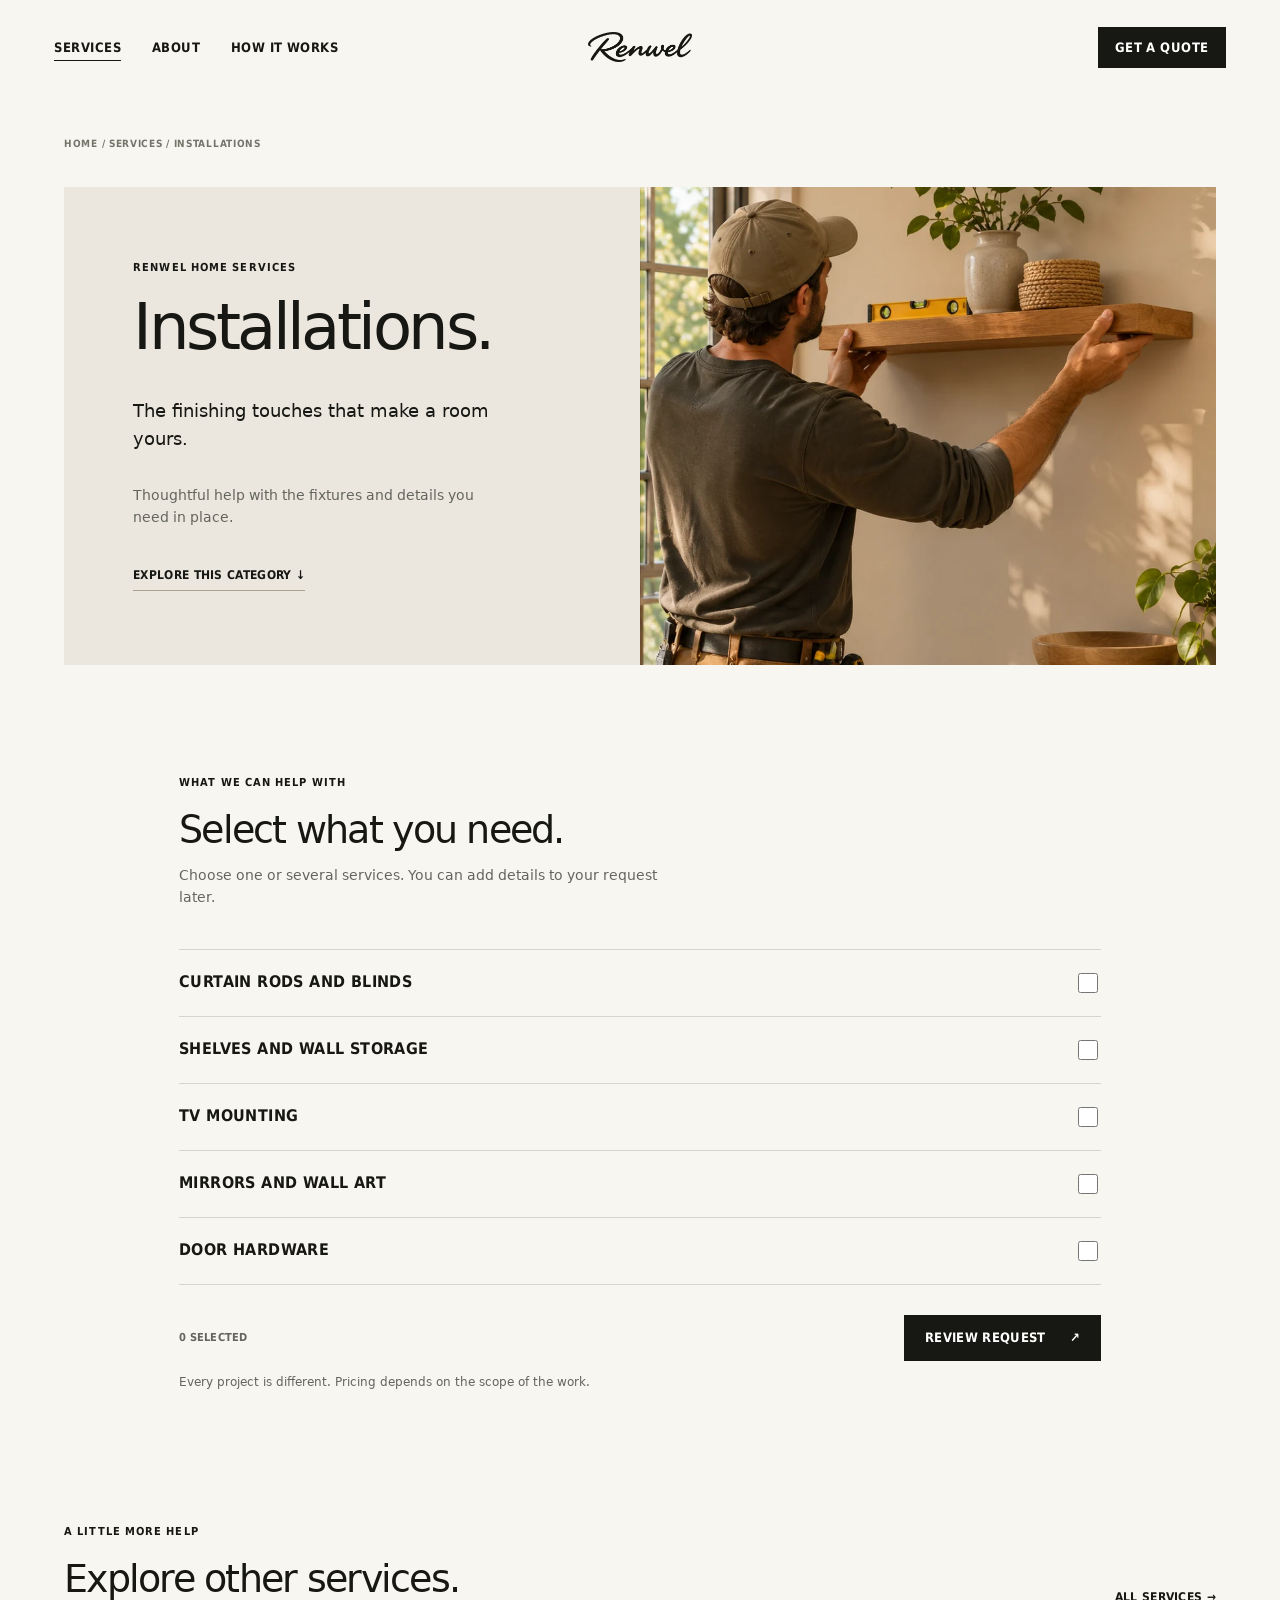
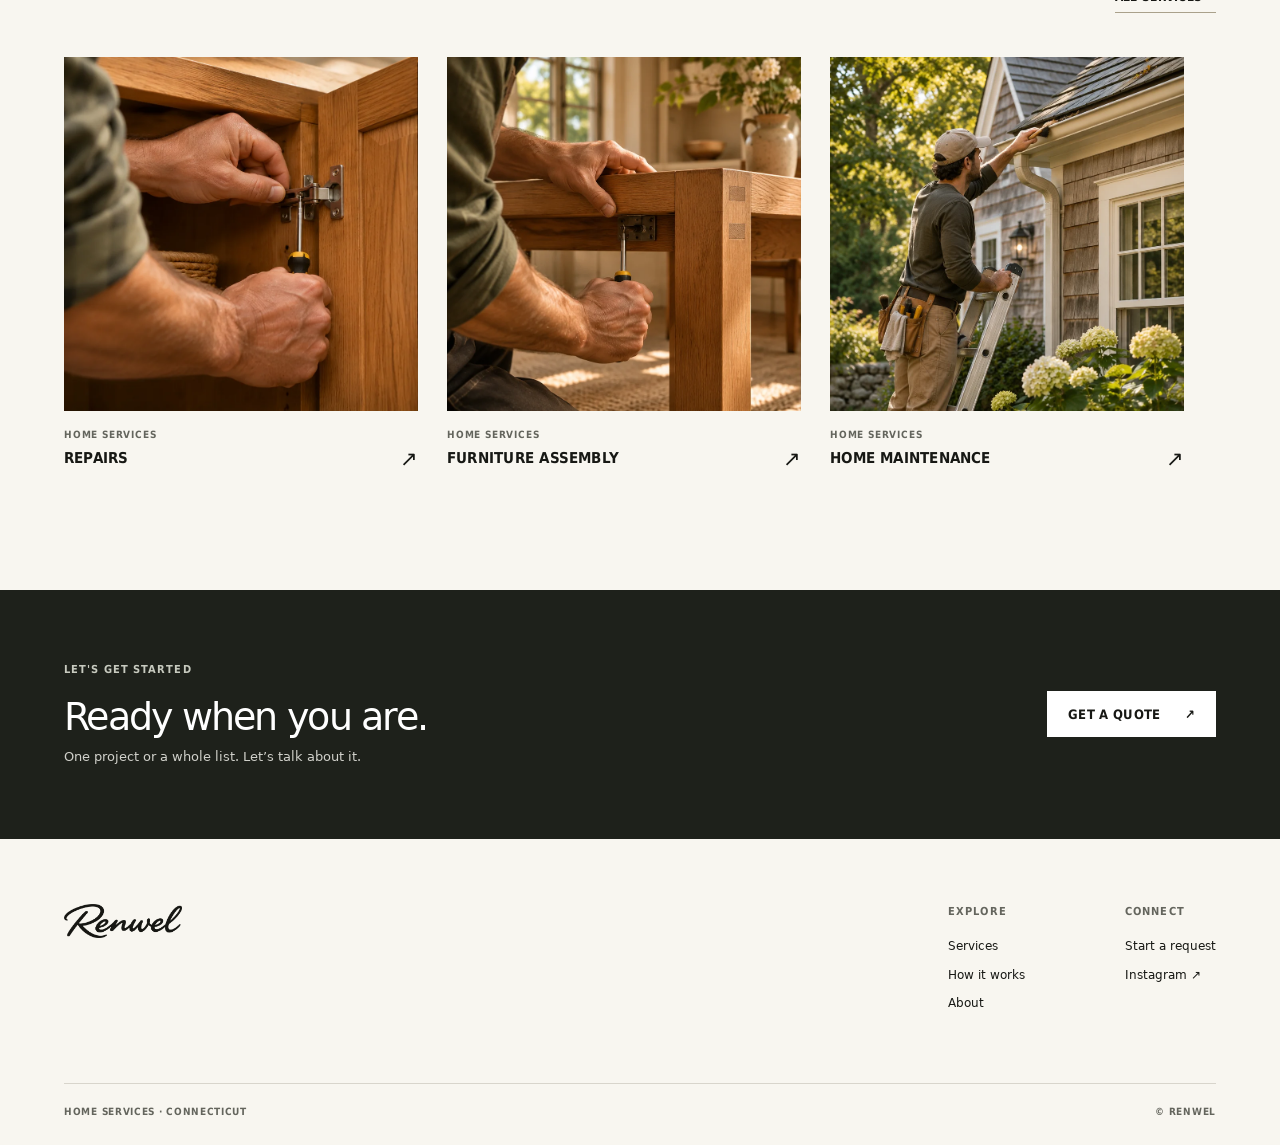
<file: installations.html>
<!doctype html>
<html lang="en"><head><meta charset="utf-8"><meta name="viewport" content="width=device-width, initial-scale=1"><meta name="theme-color" content="#f8f6f0"><meta name="description" content="Renwel home services. Explore repairs, installations, furniture assembly and home maintenance."><title>Installations | Renwel</title><link rel="stylesheet" href="assets/css/style.css"><link rel="stylesheet" href="assets/css/animations.css"><script src="assets/js/main.js" defer></script><script src="assets/js/animations.js" defer></script></head><body>
<a class="skip" href="#main">Skip to content</a>
<header class="site-header">
  <div class="header-shell">
    <button class="menu-trigger nav-type" type="button" aria-controls="mobile-nav" aria-expanded="false" aria-label="Open menu"><span aria-hidden="true">☰</span></button>
    <nav class="desktop-nav" aria-label="Main navigation">
      <a class="nav-type is-active" href="services.html">SERVICES</a>
      <a class="nav-type " href="about.html">ABOUT</a>
      <a class="nav-type " href="how-it-works.html">HOW IT WORKS</a>
    </nav>
    <a class="brand" href="index.html" aria-label="Renwel home"><img src="assets/images/renwel-logo.png" width="1649" height="474" alt="Renwel"></a>
    <div class="header-action"><a class="quote-link nav-type" href="quote.html">GET A QUOTE <span class="quote-count" data-count hidden></span></a></div>
  </div>
  <nav class="mobile-nav" id="mobile-nav" aria-label="Mobile navigation" hidden>
    <a class="nav-type" href="services.html">SERVICES</a><a class="nav-type" href="about.html">ABOUT</a><a class="nav-type" href="how-it-works.html">HOW IT WORKS</a>
  </nav>
</header><main id="main"><section class="section detail-top"><p class="breadcrumb"><a href="index.html">HOME</a> / <a href="services.html">SERVICES</a> / INSTALLATIONS</p><div class="detail-hero"><div class="detail-copy" data-anim="slide-left"><p class="kicker">RENWEL HOME SERVICES</p><h1>Installations.</h1><p class="detail-lead">The finishing touches that make a room yours.</p><p>Thoughtful help with the fixtures and details you need in place.</p><a class="underlink nav-type" href="#service-list">EXPLORE THIS CATEGORY <span aria-hidden="true">↓</span></a></div><div class="detail-image" data-anim="slide-right"><img src="assets/images/installations.webp" width="887" height="887" alt=""></div></div></section><section class="section detail-services" id="service-list"><div class="detail-services-heading"><p class="kicker">WHAT WE CAN HELP WITH</p><h2>Select what you need.</h2><p>Choose one or several services. You can add details to your request later.</p></div><div class="detail-list" data-category="Installations"><label class="service-row"><span>Curtain rods and blinds</span><input type="checkbox" data-service="Curtain rods and blinds" data-category="Installations" aria-label="Add Curtain rods and blinds to your request"></label><label class="service-row"><span>Shelves and wall storage</span><input type="checkbox" data-service="Shelves and wall storage" data-category="Installations" aria-label="Add Shelves and wall storage to your request"></label><label class="service-row"><span>TV mounting</span><input type="checkbox" data-service="TV mounting" data-category="Installations" aria-label="Add TV mounting to your request"></label><label class="service-row"><span>Mirrors and wall art</span><input type="checkbox" data-service="Mirrors and wall art" data-category="Installations" aria-label="Add Mirrors and wall art to your request"></label><label class="service-row"><span>Door hardware</span><input type="checkbox" data-service="Door hardware" data-category="Installations" aria-label="Add Door hardware to your request"></label></div><div class="detail-action"><p><span data-selection-count>0</span> SELECTED</p><a class="button" href="quote.html">REVIEW REQUEST <span aria-hidden="true">↗</span></a></div><p class="price-note">Every project is different. Pricing depends on the scope of the work.</p></section><section class="section related"><div class="section-heading"><div data-anim><p class="kicker">A LITTLE MORE HELP</p><h2>Explore other services.</h2></div><a class="underlink nav-type" href="services.html">ALL SERVICES →</a></div><div class="service-grid" data-anim-stagger><a class="service-card" href="repairs.html"><span class="service-photo"><img src="assets/images/repairs.webp" width="887" height="887" loading="lazy" alt=""></span><span class="card-meta"><span><span class="card-overline">HOME SERVICES</span><strong>REPAIRS</strong></span><span class="card-arrow" aria-hidden="true">↗</span></span></a><a class="service-card" href="furniture-assembly.html"><span class="service-photo"><img src="assets/images/furniture.webp" width="887" height="887" loading="lazy" alt=""></span><span class="card-meta"><span><span class="card-overline">HOME SERVICES</span><strong>FURNITURE ASSEMBLY</strong></span><span class="card-arrow" aria-hidden="true">↗</span></span></a><a class="service-card" href="home-maintenance.html"><span class="service-photo"><img src="assets/images/maintenance.webp" width="887" height="887" loading="lazy" alt=""></span><span class="card-meta"><span><span class="card-overline">HOME SERVICES</span><strong>HOME MAINTENANCE</strong></span><span class="card-arrow" aria-hidden="true">↗</span></span></a></div></section></main>
<section class="closing"><div data-anim><p class="kicker">LET'S GET STARTED</p><h2>Ready when you are.</h2><p>One project or a whole list. Let’s talk about it.</p></div><a class="button button-light" href="quote.html">GET A QUOTE <span aria-hidden="true">↗</span></a></section>
<footer class="site-footer"><div class="footer-top"><a class="footer-brand" href="index.html"><img src="assets/images/renwel-logo.png" width="1649" height="474" alt="Renwel"></a><div class="footer-cols"><div><p class="kicker">EXPLORE</p><a href="services.html">Services</a><a href="how-it-works.html">How it works</a><a href="about.html">About</a></div><div><p class="kicker">CONNECT</p><a href="quote.html">Start a request</a><a href="https://www.instagram.com/cwb_services/" target="_blank" rel="noopener noreferrer">Instagram ↗</a></div></div></div><div class="footer-bottom"><span>HOME SERVICES · CONNECTICUT</span><span>© RENWEL</span></div></footer></body></html>
</file>
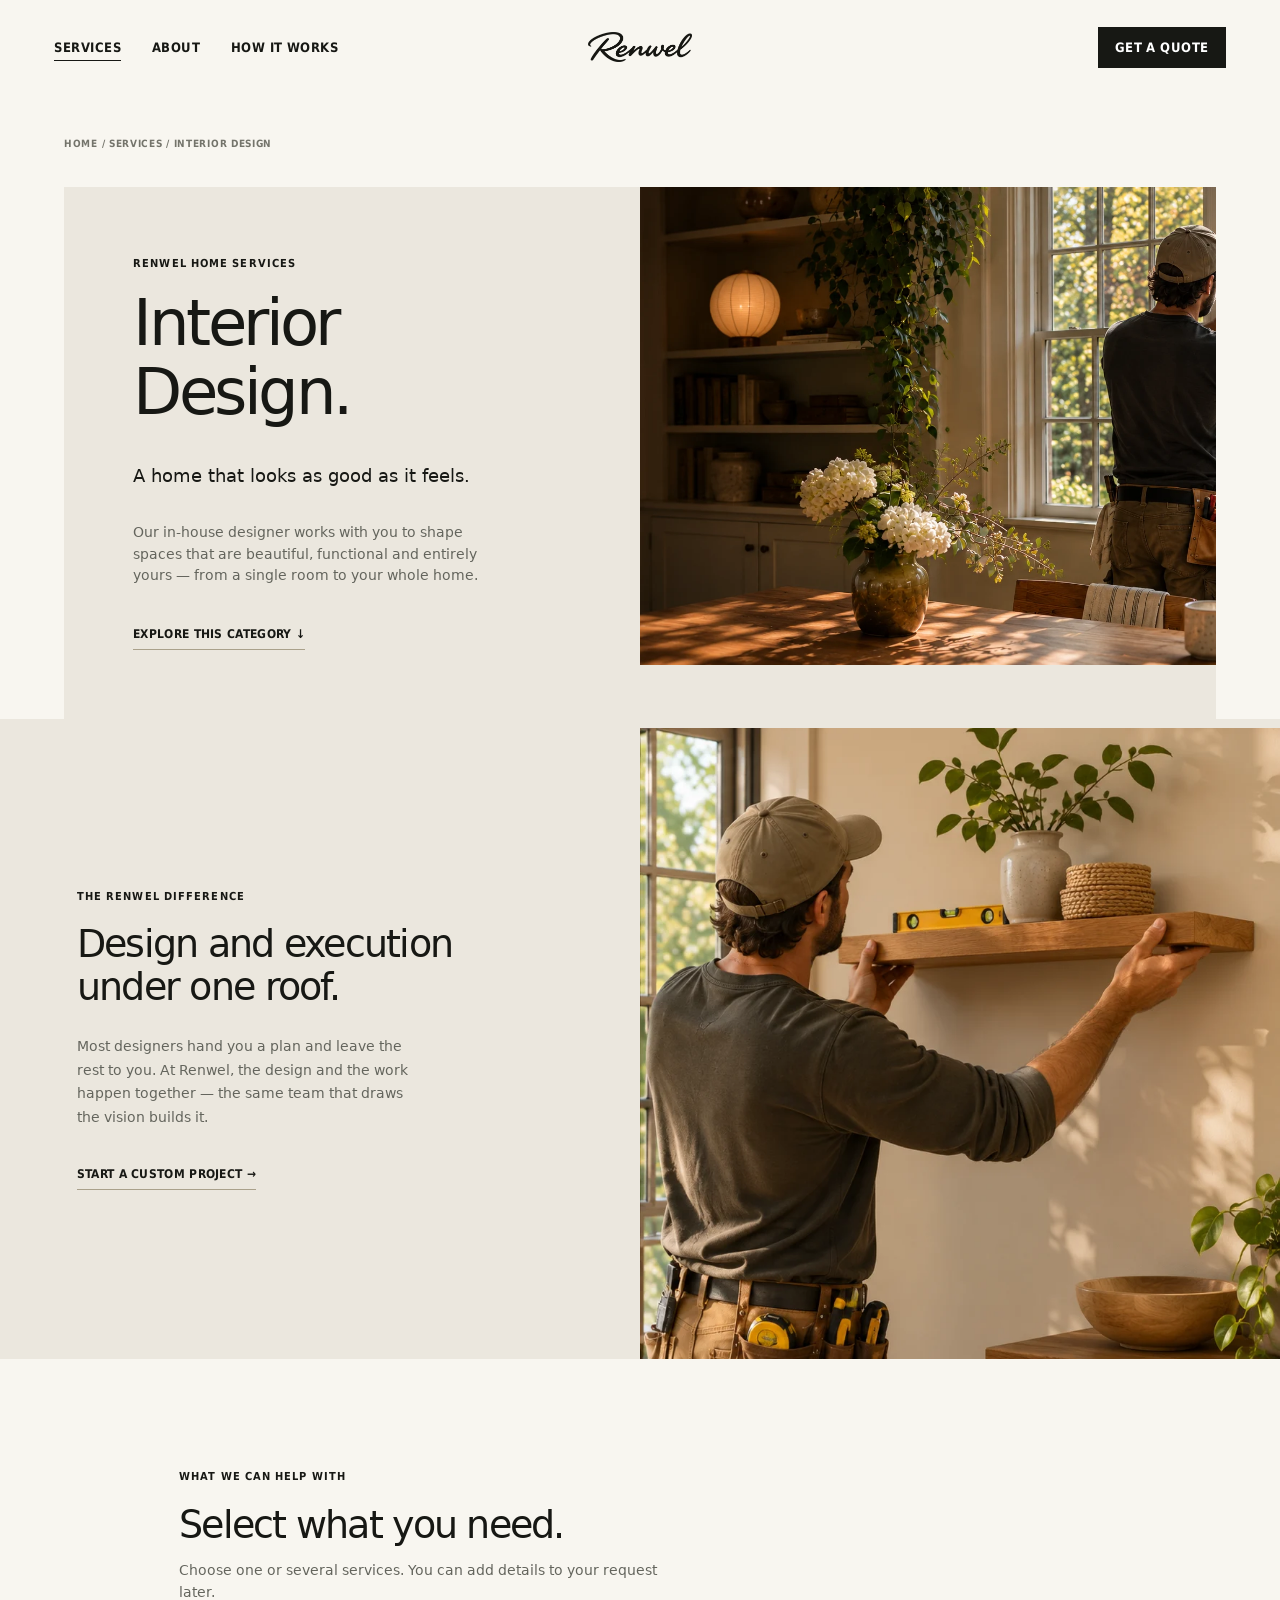
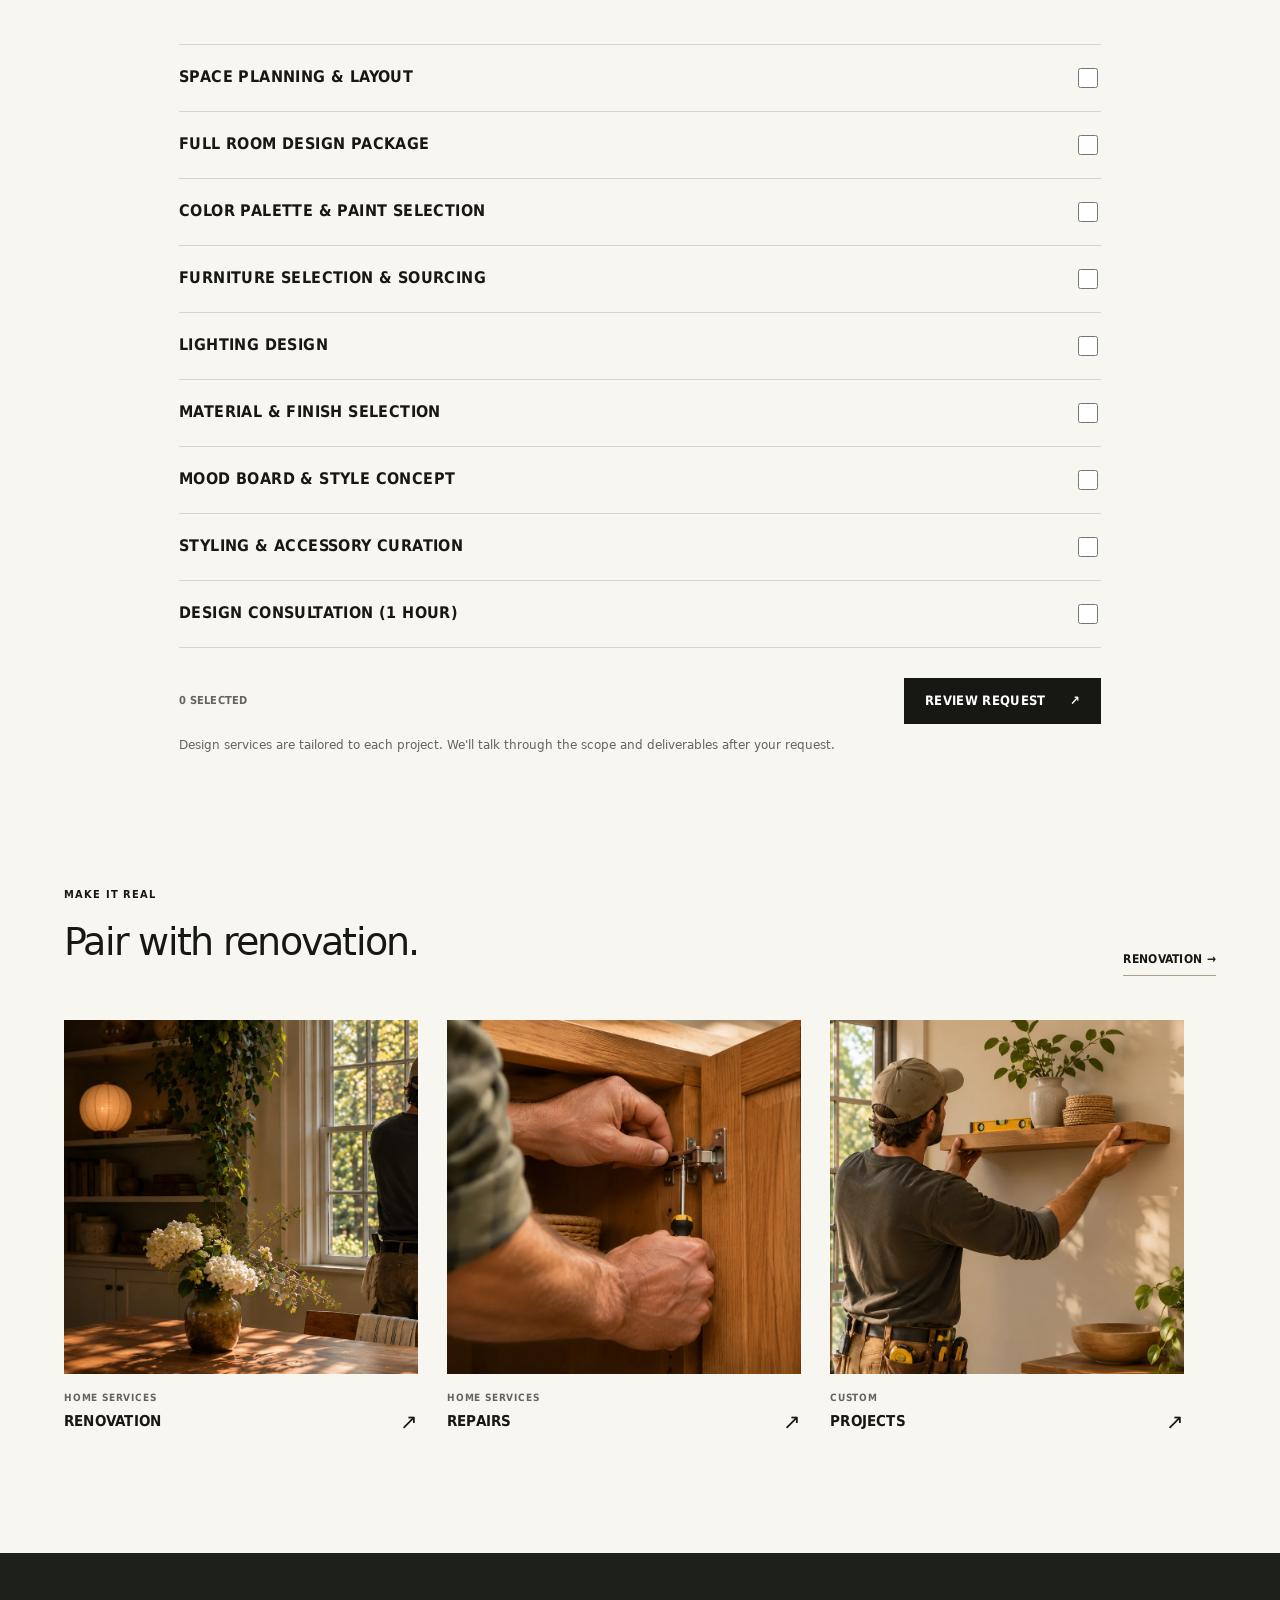
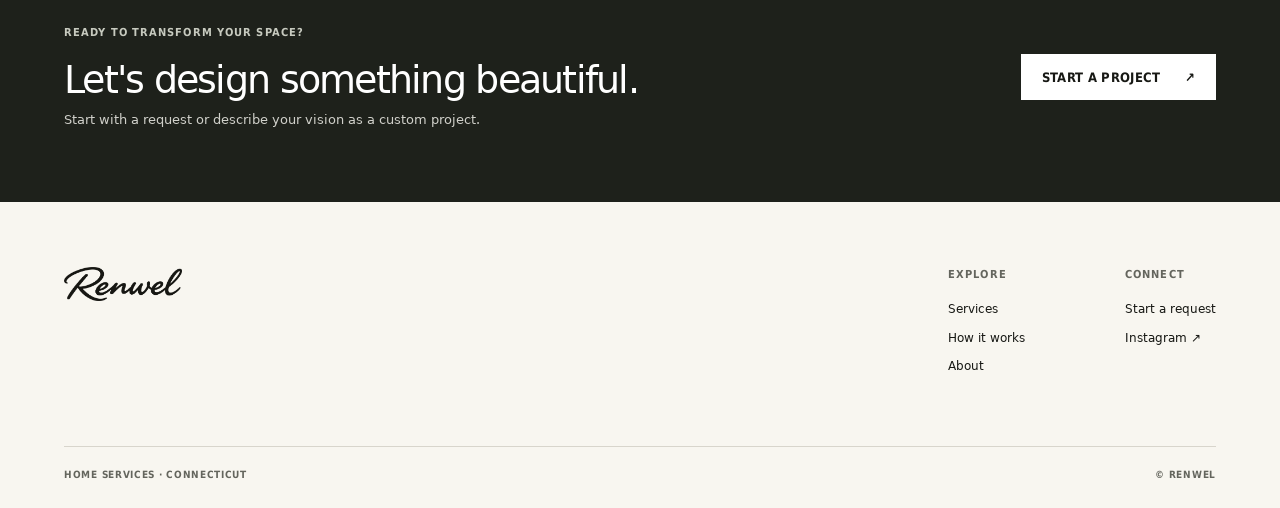
<file: interior-design.html>
<!doctype html>
<html lang="en"><head><meta charset="utf-8"><meta name="viewport" content="width=device-width, initial-scale=1"><meta name="theme-color" content="#f8f6f0"><meta name="description" content="Renwel interior design — space planning, color palettes, furniture selection and full room design to elevate your home."><title>Interior Design | Renwel</title><link rel="stylesheet" href="assets/css/style.css"><link rel="stylesheet" href="assets/css/animations.css"><script src="assets/js/main.js" defer></script><script src="assets/js/animations.js" defer></script></head><body>
<a class="skip" href="#main">Skip to content</a>
<header class="site-header">
  <div class="header-shell">
    <button class="menu-trigger nav-type" type="button" aria-controls="mobile-nav" aria-expanded="false" aria-label="Open menu"><span aria-hidden="true">☰</span></button>
    <nav class="desktop-nav" aria-label="Main navigation">
      <a class="nav-type is-active" href="services.html">SERVICES</a>
      <a class="nav-type " href="about.html">ABOUT</a>
      <a class="nav-type " href="how-it-works.html">HOW IT WORKS</a>
    </nav>
    <a class="brand" href="index.html" aria-label="Renwel home"><img src="assets/images/renwel-logo.png" width="1649" height="474" alt="Renwel"></a>
    <div class="header-action"><a class="quote-link nav-type" href="quote.html">GET A QUOTE <span class="quote-count" data-count hidden></span></a></div>
  </div>
  <nav class="mobile-nav" id="mobile-nav" aria-label="Mobile navigation" hidden>
    <a class="nav-type" href="services.html">SERVICES</a><a class="nav-type" href="about.html">ABOUT</a><a class="nav-type" href="how-it-works.html">HOW IT WORKS</a>
  </nav>
</header><main id="main">

<section class="section detail-top"><p class="breadcrumb"><a href="index.html">HOME</a> / <a href="services.html">SERVICES</a> / INTERIOR DESIGN</p>
<div class="detail-hero">
  <div class="detail-copy" data-anim="slide-left">
    <p class="kicker">RENWEL HOME SERVICES</p>
    <h1>Interior<br>Design.</h1>
    <p class="detail-lead">A home that looks as good as it feels.</p>
    <p>Our in-house designer works with you to shape spaces that are beautiful, functional and entirely yours — from a single room to your whole home.</p>
    <a class="underlink nav-type" href="#service-list">EXPLORE THIS CATEGORY <span aria-hidden="true">↓</span></a>
  </div>
  <div class="detail-image" data-anim="slide-right"><img src="assets/images/hero.webp" width="1774" height="887" alt="" style="object-position:center 50%"></div>
</div></section>

<section class="editorial" style="margin-bottom:0" data-anim>
  <div class="editorial-copy">
    <p class="kicker">THE RENWEL DIFFERENCE</p>
    <h2>Design and execution<br>under one roof.</h2>
    <p>Most designers hand you a plan and leave the rest to you. At Renwel, the design and the work happen together — the same team that draws the vision builds it.</p>
    <a class="underlink nav-type" href="projects.html">START A CUSTOM PROJECT →</a>
  </div>
  <div class="editorial-photo"><img src="assets/images/installations.webp" width="887" height="887" alt="" loading="lazy"></div>
</section>

<section class="section detail-services" id="service-list">
  <div class="detail-services-heading">
    <p class="kicker">WHAT WE CAN HELP WITH</p>
    <h2>Select what you need.</h2>
    <p>Choose one or several services. You can add details to your request later.</p>
  </div>
  <div class="detail-list" data-anim-stagger data-category="Interior Design">
    <label class="service-row detail-item"><span>Space planning &amp; layout</span><input type="checkbox" data-service="Space planning &amp; layout" data-category="Interior Design" aria-label="Add Space planning to your request"></label>
    <label class="service-row detail-item"><span>Full room design package</span><input type="checkbox" data-service="Full room design package" data-category="Interior Design" aria-label="Add Full room design to your request"></label>
    <label class="service-row detail-item"><span>Color palette &amp; paint selection</span><input type="checkbox" data-service="Color palette &amp; paint selection" data-category="Interior Design" aria-label="Add Color palette to your request"></label>
    <label class="service-row detail-item"><span>Furniture selection &amp; sourcing</span><input type="checkbox" data-service="Furniture selection &amp; sourcing" data-category="Interior Design" aria-label="Add Furniture selection to your request"></label>
    <label class="service-row detail-item"><span>Lighting design</span><input type="checkbox" data-service="Lighting design" data-category="Interior Design" aria-label="Add Lighting design to your request"></label>
    <label class="service-row detail-item"><span>Material &amp; finish selection</span><input type="checkbox" data-service="Material &amp; finish selection" data-category="Interior Design" aria-label="Add Material selection to your request"></label>
    <label class="service-row detail-item"><span>Mood board &amp; style concept</span><input type="checkbox" data-service="Mood board &amp; style concept" data-category="Interior Design" aria-label="Add Mood board to your request"></label>
    <label class="service-row detail-item"><span>Styling &amp; accessory curation</span><input type="checkbox" data-service="Styling &amp; accessory curation" data-category="Interior Design" aria-label="Add Styling to your request"></label>
    <label class="service-row detail-item"><span>Design consultation (1 hour)</span><input type="checkbox" data-service="Design consultation" data-category="Interior Design" aria-label="Add Design consultation to your request"></label>
  </div>
  <div class="detail-action">
    <p><span data-selection-count>0</span> SELECTED</p>
    <a class="button" href="quote.html">REVIEW REQUEST <span aria-hidden="true">↗</span></a>
  </div>
  <p class="price-note">Design services are tailored to each project. We'll talk through the scope and deliverables after your request.</p>
</section>

<section class="section related">
  <div class="section-heading">
    <div data-anim><p class="kicker">MAKE IT REAL</p><h2>Pair with renovation.</h2></div>
    <a class="underlink nav-type" href="renovation.html">RENOVATION →</a>
  </div>
  <div class="service-grid" data-anim-stagger>
    <a class="service-card" href="renovation.html"><span class="service-photo"><img src="assets/images/hero.webp" width="1774" height="887" loading="lazy" alt="" style="object-position:center 40%"></span><span class="card-meta"><span><span class="card-overline">HOME SERVICES</span><strong>RENOVATION</strong></span><span class="card-arrow" aria-hidden="true">↗</span></span></a>
    <a class="service-card" href="repairs.html"><span class="service-photo"><img src="assets/images/repairs.webp" width="887" height="887" loading="lazy" alt=""></span><span class="card-meta"><span><span class="card-overline">HOME SERVICES</span><strong>REPAIRS</strong></span><span class="card-arrow" aria-hidden="true">↗</span></span></a>
    <a class="service-card" href="projects.html"><span class="service-photo"><img src="assets/images/installations.webp" width="887" height="887" loading="lazy" alt=""></span><span class="card-meta"><span><span class="card-overline">CUSTOM</span><strong>PROJECTS</strong></span><span class="card-arrow" aria-hidden="true">↗</span></span></a>
  </div>
</section>

</main>
<section class="closing"><div data-anim><p class="kicker">READY TO TRANSFORM YOUR SPACE?</p><h2>Let's design something beautiful.</h2><p>Start with a request or describe your vision as a custom project.</p></div><a class="button button-light" href="projects.html">START A PROJECT <span aria-hidden="true">↗</span></a></section>
<footer class="site-footer"><div class="footer-top"><a class="footer-brand" href="index.html"><img src="assets/images/renwel-logo.png" width="1649" height="474" alt="Renwel"></a><div class="footer-cols"><div><p class="kicker">EXPLORE</p><a href="services.html">Services</a><a href="how-it-works.html">How it works</a><a href="about.html">About</a></div><div><p class="kicker">CONNECT</p><a href="quote.html">Start a request</a><a href="https://www.instagram.com/cwb_services/" target="_blank" rel="noopener noreferrer">Instagram ↗</a></div></div></div><div class="footer-bottom"><span>HOME SERVICES · CONNECTICUT</span><span>© RENWEL</span></div></footer></body></html>
</file>
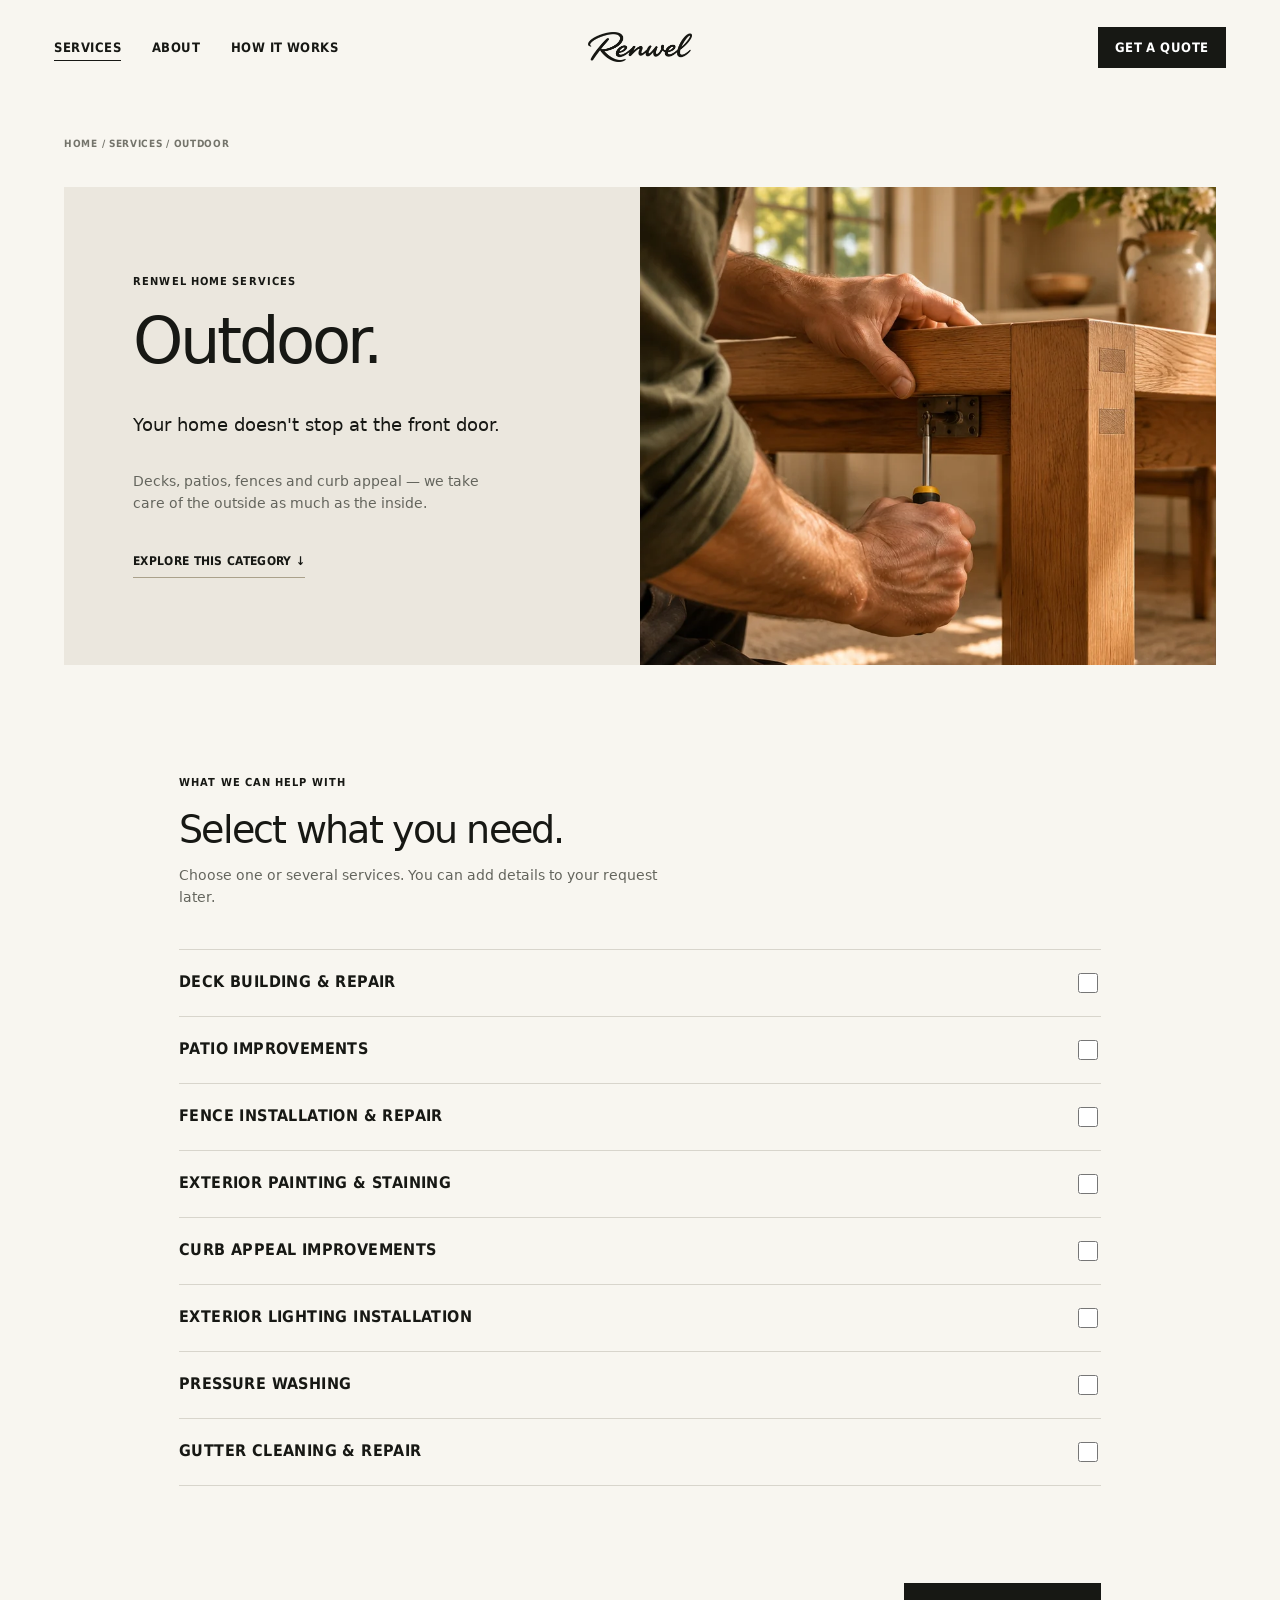
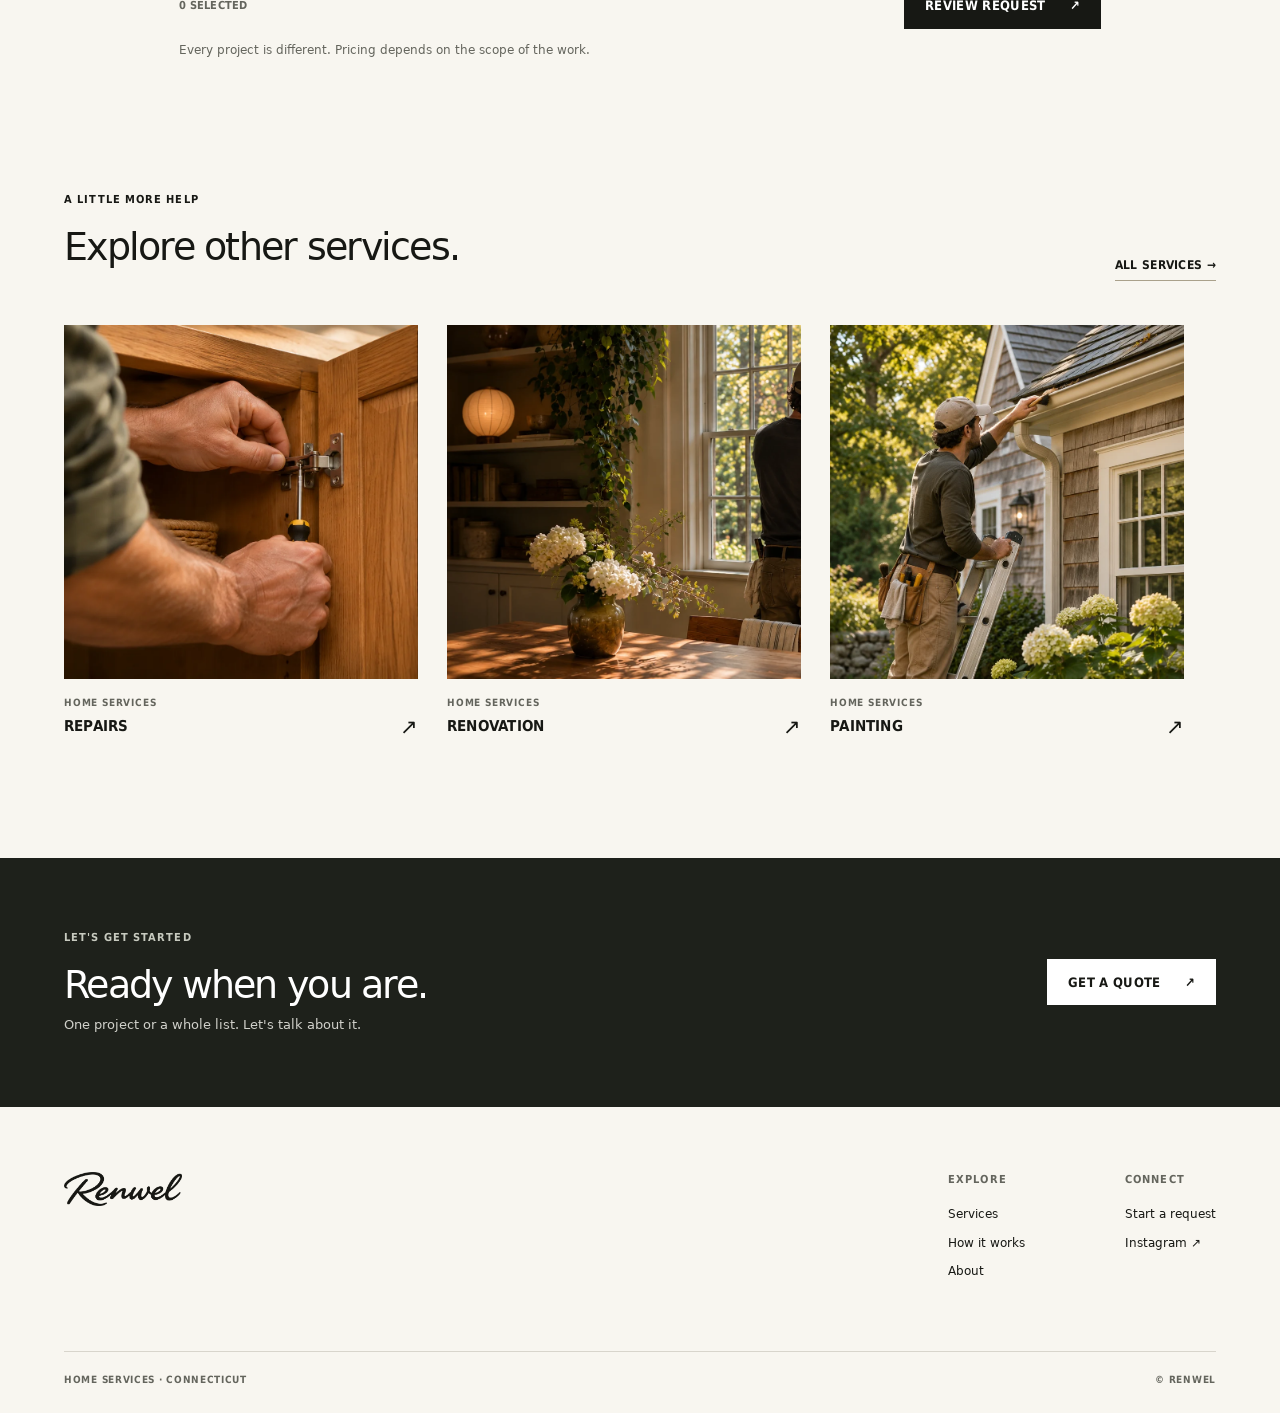
<file: outdoor.html>
<!doctype html>
<html lang="en"><head><meta charset="utf-8"><meta name="viewport" content="width=device-width, initial-scale=1"><meta name="theme-color" content="#f8f6f0"><meta name="description" content="Renwel outdoor services — deck building, patio improvements, fencing, landscaping prep and exterior work in Connecticut."><title>Outdoor | Renwel</title><link rel="stylesheet" href="assets/css/style.css"><link rel="stylesheet" href="assets/css/animations.css"><script src="assets/js/main.js" defer></script><script src="assets/js/animations.js" defer></script></head><body>
<a class="skip" href="#main">Skip to content</a>
<header class="site-header">
  <div class="header-shell">
    <button class="menu-trigger nav-type" type="button" aria-controls="mobile-nav" aria-expanded="false" aria-label="Open menu"><span aria-hidden="true">☰</span></button>
    <nav class="desktop-nav" aria-label="Main navigation">
      <a class="nav-type is-active" href="services.html">SERVICES</a>
      <a class="nav-type " href="about.html">ABOUT</a>
      <a class="nav-type " href="how-it-works.html">HOW IT WORKS</a>
    </nav>
    <a class="brand" href="index.html" aria-label="Renwel home"><img src="assets/images/renwel-logo.png" width="1649" height="474" alt="Renwel"></a>
    <div class="header-action"><a class="quote-link nav-type" href="quote.html">GET A QUOTE <span class="quote-count" data-count hidden></span></a></div>
  </div>
  <nav class="mobile-nav" id="mobile-nav" aria-label="Mobile navigation" hidden>
    <a class="nav-type" href="services.html">SERVICES</a><a class="nav-type" href="about.html">ABOUT</a><a class="nav-type" href="how-it-works.html">HOW IT WORKS</a>
  </nav>
</header><main id="main"><section class="section detail-top"><p class="breadcrumb"><a href="index.html">HOME</a> / <a href="services.html">SERVICES</a> / OUTDOOR</p><div class="detail-hero"><div class="detail-copy" data-anim="slide-left"><p class="kicker">RENWEL HOME SERVICES</p><h1>Outdoor.</h1><p class="detail-lead">Your home doesn't stop at the front door.</p><p>Decks, patios, fences and curb appeal — we take care of the outside as much as the inside.</p><a class="underlink nav-type" href="#service-list">EXPLORE THIS CATEGORY <span aria-hidden="true">↓</span></a></div><div class="detail-image" data-anim="slide-right"><img src="assets/images/furniture.webp" width="887" height="887" alt=""></div></div></section><section class="section detail-services" id="service-list"><div class="detail-services-heading"><p class="kicker">WHAT WE CAN HELP WITH</p><h2>Select what you need.</h2><p>Choose one or several services. You can add details to your request later.</p></div><div class="detail-list" data-anim-stagger data-category="Outdoor">
<label class="service-row detail-item"><span>Deck building &amp; repair</span><input type="checkbox" data-service="Deck building &amp; repair" data-category="Outdoor" aria-label="Add Deck building to your request"></label>
<label class="service-row detail-item"><span>Patio improvements</span><input type="checkbox" data-service="Patio improvements" data-category="Outdoor" aria-label="Add Patio improvements to your request"></label>
<label class="service-row detail-item"><span>Fence installation &amp; repair</span><input type="checkbox" data-service="Fence installation &amp; repair" data-category="Outdoor" aria-label="Add Fencing to your request"></label>
<label class="service-row detail-item"><span>Exterior painting &amp; staining</span><input type="checkbox" data-service="Exterior painting &amp; staining" data-category="Outdoor" aria-label="Add Exterior painting to your request"></label>
<label class="service-row detail-item"><span>Curb appeal improvements</span><input type="checkbox" data-service="Curb appeal improvements" data-category="Outdoor" aria-label="Add Curb appeal to your request"></label>
<label class="service-row detail-item"><span>Exterior lighting installation</span><input type="checkbox" data-service="Exterior lighting" data-category="Outdoor" aria-label="Add Exterior lighting to your request"></label>
<label class="service-row detail-item"><span>Pressure washing</span><input type="checkbox" data-service="Pressure washing" data-category="Outdoor" aria-label="Add Pressure washing to your request"></label>
<label class="service-row detail-item"><span>Gutter cleaning &amp; repair</span><input type="checkbox" data-service="Gutter cleaning &amp; repair" data-category="Outdoor" aria-label="Add Gutter cleaning to your request"></label>
<label class="service-row detail-item"><span>Landscaping prep &amp; cleanup</span><input type="checkbox" data-service="Landscaping prep &amp; cleanup" data-category="Outdoor" aria-label="Add Landscaping prep to your request"></label>
</div><div class="detail-action"><p><span data-selection-count>0</span> SELECTED</p><a class="button" href="quote.html">REVIEW REQUEST <span aria-hidden="true">↗</span></a></div><p class="price-note">Every project is different. Pricing depends on the scope of the work.</p></section><section class="section related"><div class="section-heading"><div data-anim><p class="kicker">A LITTLE MORE HELP</p><h2>Explore other services.</h2></div><a class="underlink nav-type" href="services.html">ALL SERVICES →</a></div><div class="service-grid" data-anim-stagger><a class="service-card" href="repairs.html"><span class="service-photo"><img src="assets/images/repairs.webp" width="887" height="887" loading="lazy" alt=""></span><span class="card-meta"><span><span class="card-overline">HOME SERVICES</span><strong>REPAIRS</strong></span><span class="card-arrow" aria-hidden="true">↗</span></span></a><a class="service-card" href="renovation.html"><span class="service-photo"><img src="assets/images/hero.webp" width="1774" height="887" loading="lazy" alt="" style="object-position:center 40%"></span><span class="card-meta"><span><span class="card-overline">HOME SERVICES</span><strong>RENOVATION</strong></span><span class="card-arrow" aria-hidden="true">↗</span></span></a><a class="service-card" href="painting.html"><span class="service-photo"><img src="assets/images/maintenance.webp" width="887" height="887" loading="lazy" alt=""></span><span class="card-meta"><span><span class="card-overline">HOME SERVICES</span><strong>PAINTING</strong></span><span class="card-arrow" aria-hidden="true">↗</span></span></a></div></section></main>
<section class="closing"><div data-anim><p class="kicker">LET'S GET STARTED</p><h2>Ready when you are.</h2><p>One project or a whole list. Let's talk about it.</p></div><a class="button button-light" href="quote.html">GET A QUOTE <span aria-hidden="true">↗</span></a></section>
<footer class="site-footer"><div class="footer-top"><a class="footer-brand" href="index.html"><img src="assets/images/renwel-logo.png" width="1649" height="474" alt="Renwel"></a><div class="footer-cols"><div><p class="kicker">EXPLORE</p><a href="services.html">Services</a><a href="how-it-works.html">How it works</a><a href="about.html">About</a></div><div><p class="kicker">CONNECT</p><a href="quote.html">Start a request</a><a href="https://www.instagram.com/cwb_services/" target="_blank" rel="noopener noreferrer">Instagram ↗</a></div></div></div><div class="footer-bottom"><span>HOME SERVICES · CONNECTICUT</span><span>© RENWEL</span></div></footer></body></html>
</file>
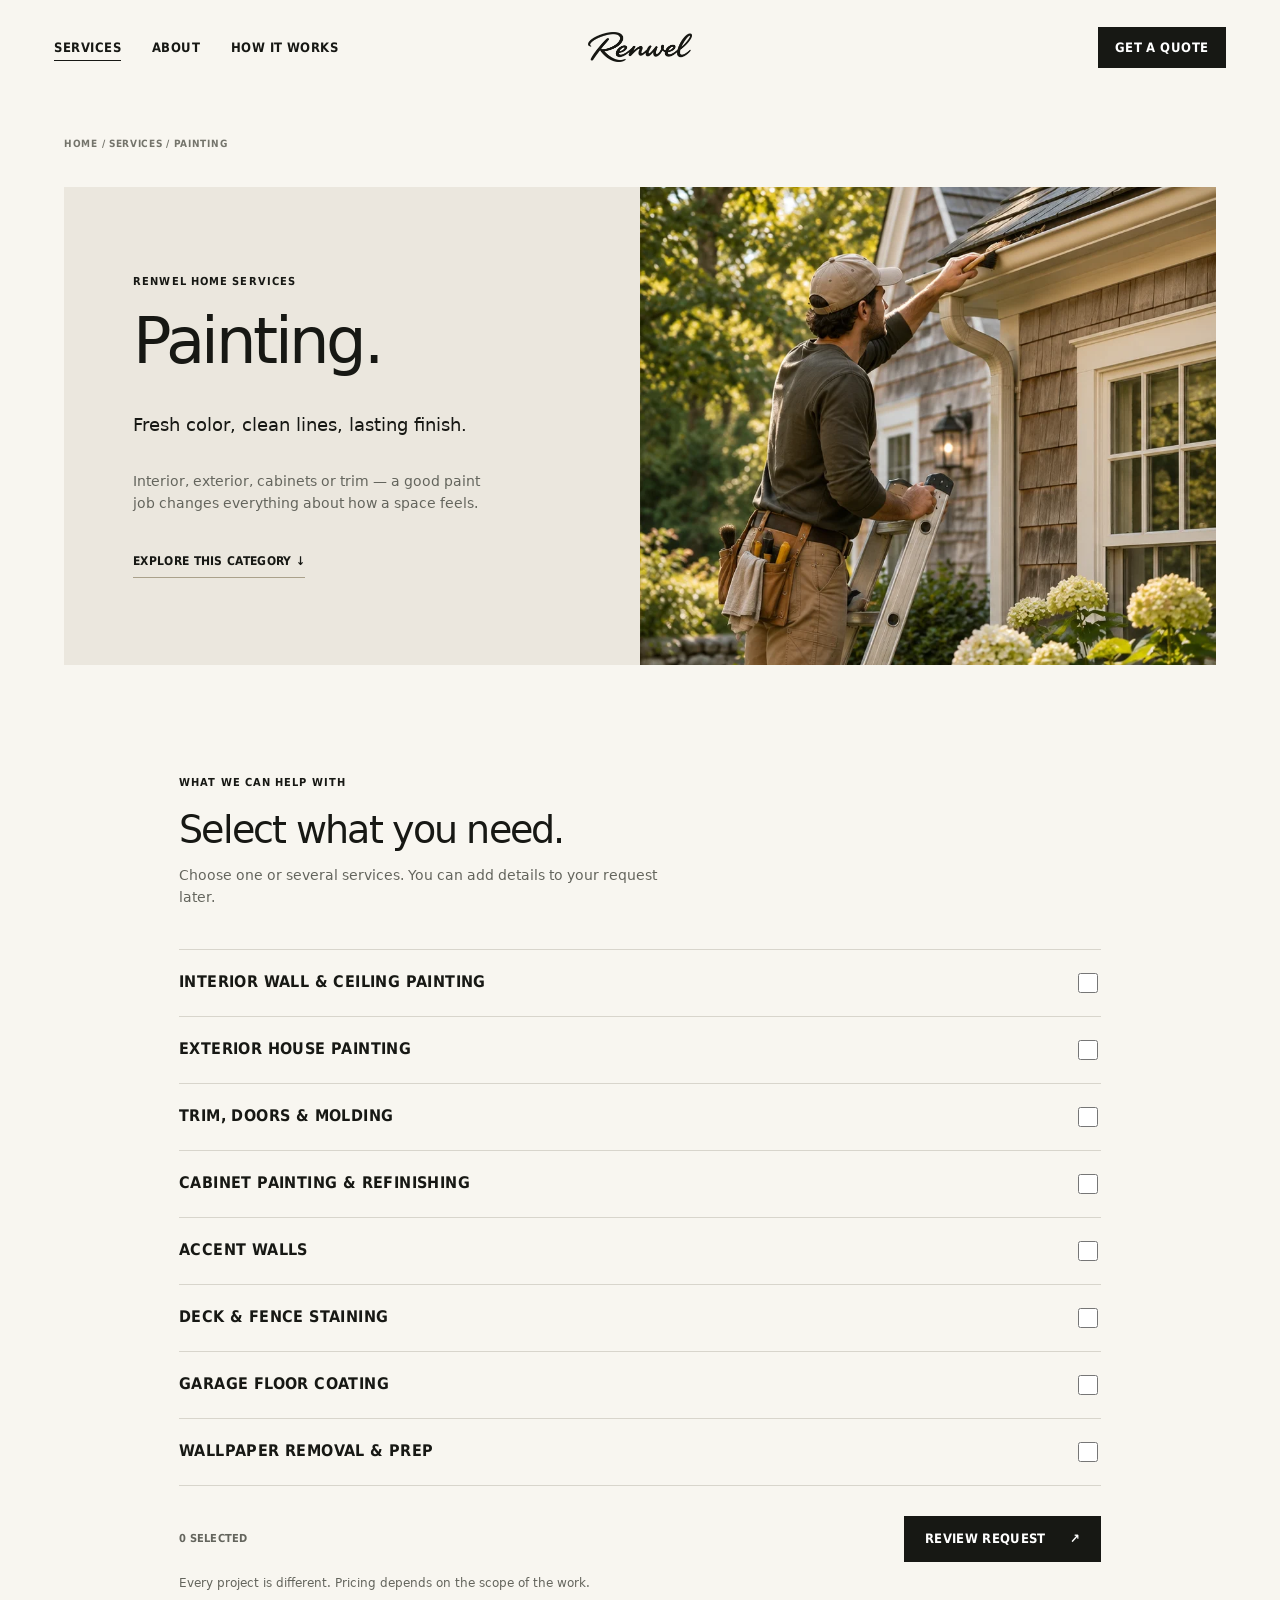
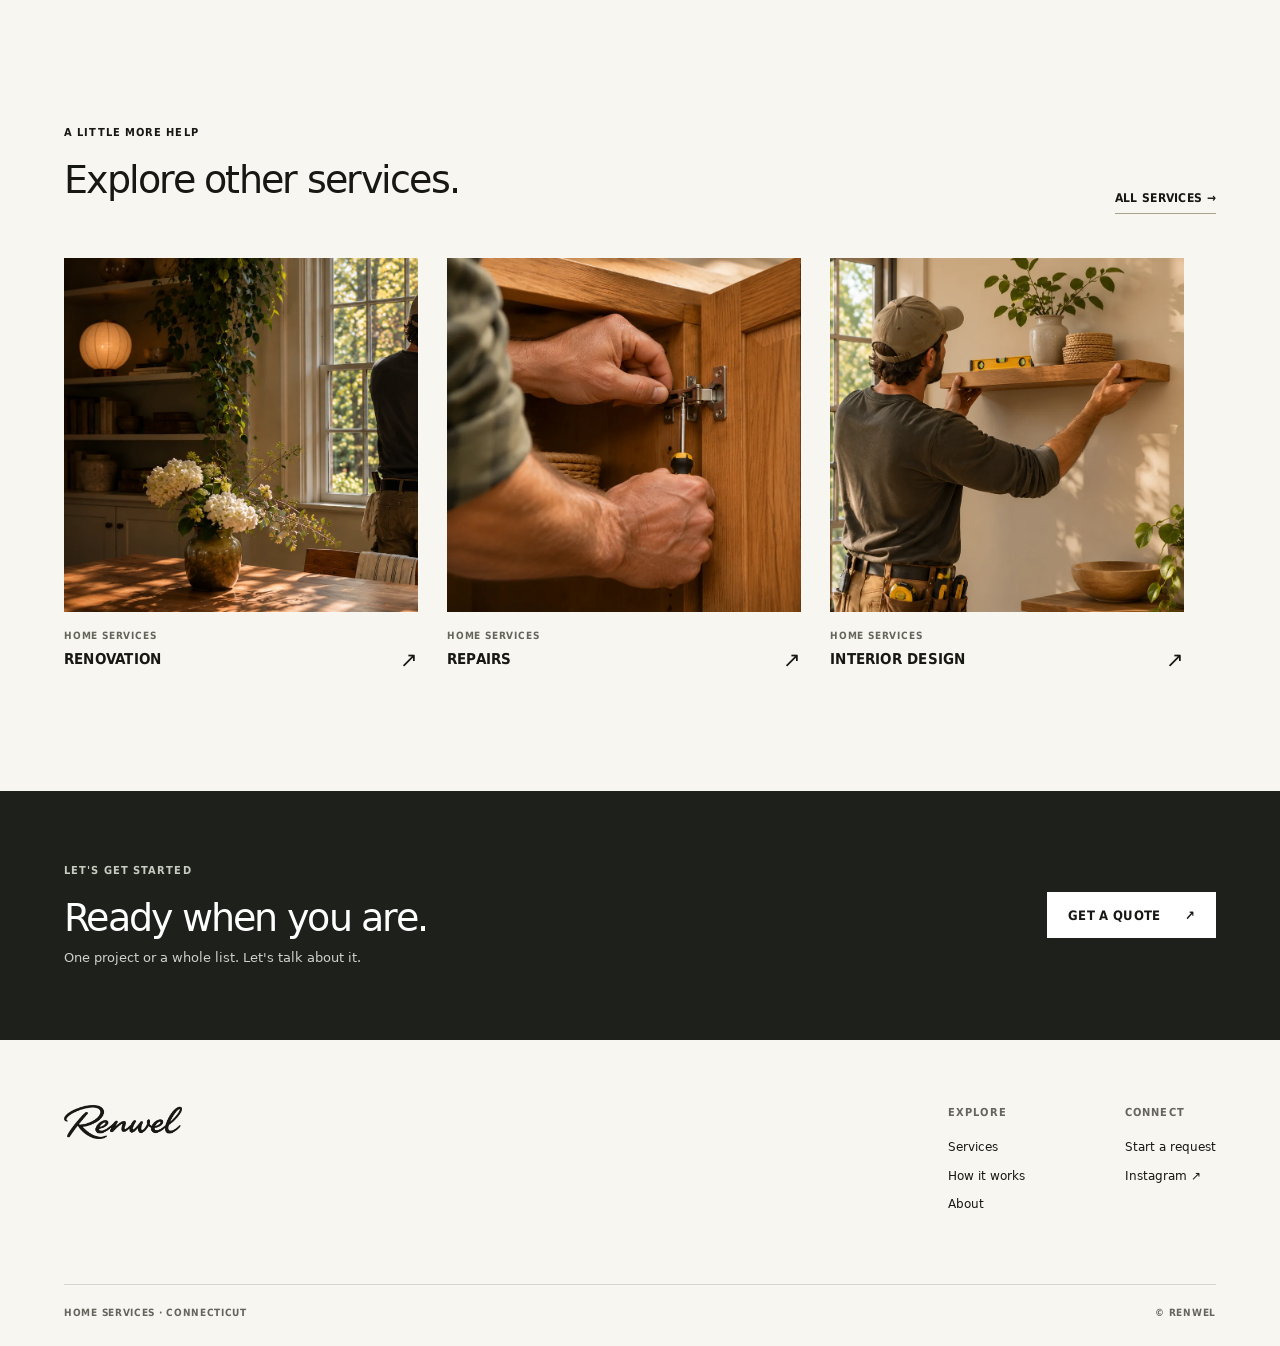
<file: painting.html>
<!doctype html>
<html lang="en"><head><meta charset="utf-8"><meta name="viewport" content="width=device-width, initial-scale=1"><meta name="theme-color" content="#f8f6f0"><meta name="description" content="Renwel painting services — interior, exterior, cabinet painting, staining and more in Connecticut."><title>Painting | Renwel</title><link rel="stylesheet" href="assets/css/style.css"><link rel="stylesheet" href="assets/css/animations.css"><script src="assets/js/main.js" defer></script><script src="assets/js/animations.js" defer></script></head><body>
<a class="skip" href="#main">Skip to content</a>
<header class="site-header">
  <div class="header-shell">
    <button class="menu-trigger nav-type" type="button" aria-controls="mobile-nav" aria-expanded="false" aria-label="Open menu"><span aria-hidden="true">☰</span></button>
    <nav class="desktop-nav" aria-label="Main navigation">
      <a class="nav-type is-active" href="services.html">SERVICES</a>
      <a class="nav-type " href="about.html">ABOUT</a>
      <a class="nav-type " href="how-it-works.html">HOW IT WORKS</a>
    </nav>
    <a class="brand" href="index.html" aria-label="Renwel home"><img src="assets/images/renwel-logo.png" width="1649" height="474" alt="Renwel"></a>
    <div class="header-action"><a class="quote-link nav-type" href="quote.html">GET A QUOTE <span class="quote-count" data-count hidden></span></a></div>
  </div>
  <nav class="mobile-nav" id="mobile-nav" aria-label="Mobile navigation" hidden>
    <a class="nav-type" href="services.html">SERVICES</a><a class="nav-type" href="about.html">ABOUT</a><a class="nav-type" href="how-it-works.html">HOW IT WORKS</a>
  </nav>
</header><main id="main"><section class="section detail-top"><p class="breadcrumb"><a href="index.html">HOME</a> / <a href="services.html">SERVICES</a> / PAINTING</p><div class="detail-hero"><div class="detail-copy" data-anim="slide-left"><p class="kicker">RENWEL HOME SERVICES</p><h1>Painting.</h1><p class="detail-lead">Fresh color, clean lines, lasting finish.</p><p>Interior, exterior, cabinets or trim — a good paint job changes everything about how a space feels.</p><a class="underlink nav-type" href="#service-list">EXPLORE THIS CATEGORY <span aria-hidden="true">↓</span></a></div><div class="detail-image" data-anim="slide-right"><img src="assets/images/maintenance.webp" width="887" height="887" alt=""></div></div></section><section class="section detail-services" id="service-list"><div class="detail-services-heading"><p class="kicker">WHAT WE CAN HELP WITH</p><h2>Select what you need.</h2><p>Choose one or several services. You can add details to your request later.</p></div><div class="detail-list" data-anim-stagger data-category="Painting">
<label class="service-row detail-item"><span>Interior wall &amp; ceiling painting</span><input type="checkbox" data-service="Interior wall &amp; ceiling painting" data-category="Painting" aria-label="Add Interior painting to your request"></label>
<label class="service-row detail-item"><span>Exterior house painting</span><input type="checkbox" data-service="Exterior house painting" data-category="Painting" aria-label="Add Exterior painting to your request"></label>
<label class="service-row detail-item"><span>Trim, doors &amp; molding</span><input type="checkbox" data-service="Trim, doors &amp; molding painting" data-category="Painting" aria-label="Add Trim painting to your request"></label>
<label class="service-row detail-item"><span>Cabinet painting &amp; refinishing</span><input type="checkbox" data-service="Cabinet painting &amp; refinishing" data-category="Painting" aria-label="Add Cabinet painting to your request"></label>
<label class="service-row detail-item"><span>Accent walls</span><input type="checkbox" data-service="Accent walls" data-category="Painting" aria-label="Add Accent walls to your request"></label>
<label class="service-row detail-item"><span>Deck &amp; fence staining</span><input type="checkbox" data-service="Deck &amp; fence staining" data-category="Painting" aria-label="Add Deck staining to your request"></label>
<label class="service-row detail-item"><span>Garage floor coating</span><input type="checkbox" data-service="Garage floor coating" data-category="Painting" aria-label="Add Garage floor coating to your request"></label>
<label class="service-row detail-item"><span>Wallpaper removal &amp; prep</span><input type="checkbox" data-service="Wallpaper removal &amp; prep" data-category="Painting" aria-label="Add Wallpaper removal to your request"></label>
</div><div class="detail-action"><p><span data-selection-count>0</span> SELECTED</p><a class="button" href="quote.html">REVIEW REQUEST <span aria-hidden="true">↗</span></a></div><p class="price-note">Every project is different. Pricing depends on the scope of the work.</p></section><section class="section related"><div class="section-heading"><div data-anim><p class="kicker">A LITTLE MORE HELP</p><h2>Explore other services.</h2></div><a class="underlink nav-type" href="services.html">ALL SERVICES →</a></div><div class="service-grid" data-anim-stagger><a class="service-card" href="renovation.html"><span class="service-photo"><img src="assets/images/hero.webp" width="1774" height="887" loading="lazy" alt="" style="object-position:center 40%"></span><span class="card-meta"><span><span class="card-overline">HOME SERVICES</span><strong>RENOVATION</strong></span><span class="card-arrow" aria-hidden="true">↗</span></span></a><a class="service-card" href="repairs.html"><span class="service-photo"><img src="assets/images/repairs.webp" width="887" height="887" loading="lazy" alt=""></span><span class="card-meta"><span><span class="card-overline">HOME SERVICES</span><strong>REPAIRS</strong></span><span class="card-arrow" aria-hidden="true">↗</span></span></a><a class="service-card" href="interior-design.html"><span class="service-photo"><img src="assets/images/installations.webp" width="887" height="887" loading="lazy" alt=""></span><span class="card-meta"><span><span class="card-overline">HOME SERVICES</span><strong>INTERIOR DESIGN</strong></span><span class="card-arrow" aria-hidden="true">↗</span></span></a></div></section></main>
<section class="closing"><div data-anim><p class="kicker">LET'S GET STARTED</p><h2>Ready when you are.</h2><p>One project or a whole list. Let's talk about it.</p></div><a class="button button-light" href="quote.html">GET A QUOTE <span aria-hidden="true">↗</span></a></section>
<footer class="site-footer"><div class="footer-top"><a class="footer-brand" href="index.html"><img src="assets/images/renwel-logo.png" width="1649" height="474" alt="Renwel"></a><div class="footer-cols"><div><p class="kicker">EXPLORE</p><a href="services.html">Services</a><a href="how-it-works.html">How it works</a><a href="about.html">About</a></div><div><p class="kicker">CONNECT</p><a href="quote.html">Start a request</a><a href="https://www.instagram.com/cwb_services/" target="_blank" rel="noopener noreferrer">Instagram ↗</a></div></div></div><div class="footer-bottom"><span>HOME SERVICES · CONNECTICUT</span><span>© RENWEL</span></div></footer></body></html>
</file>
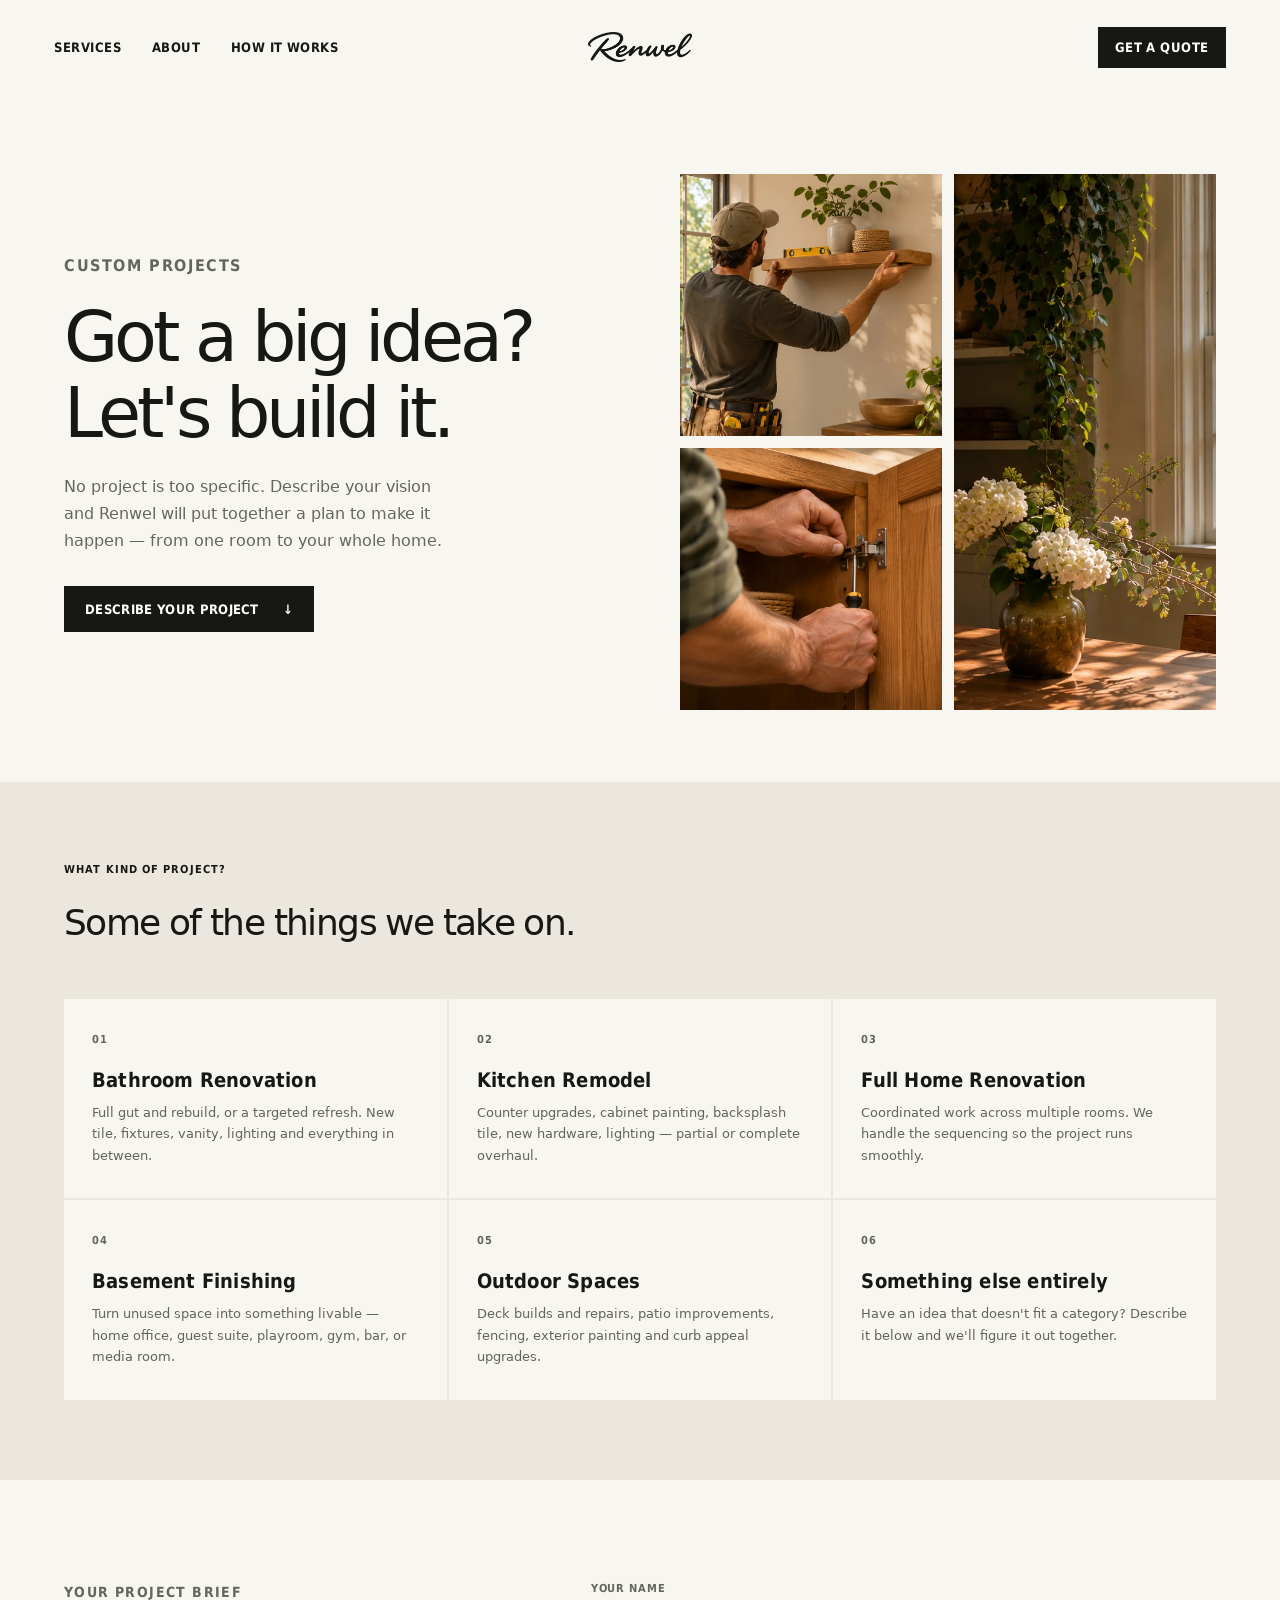
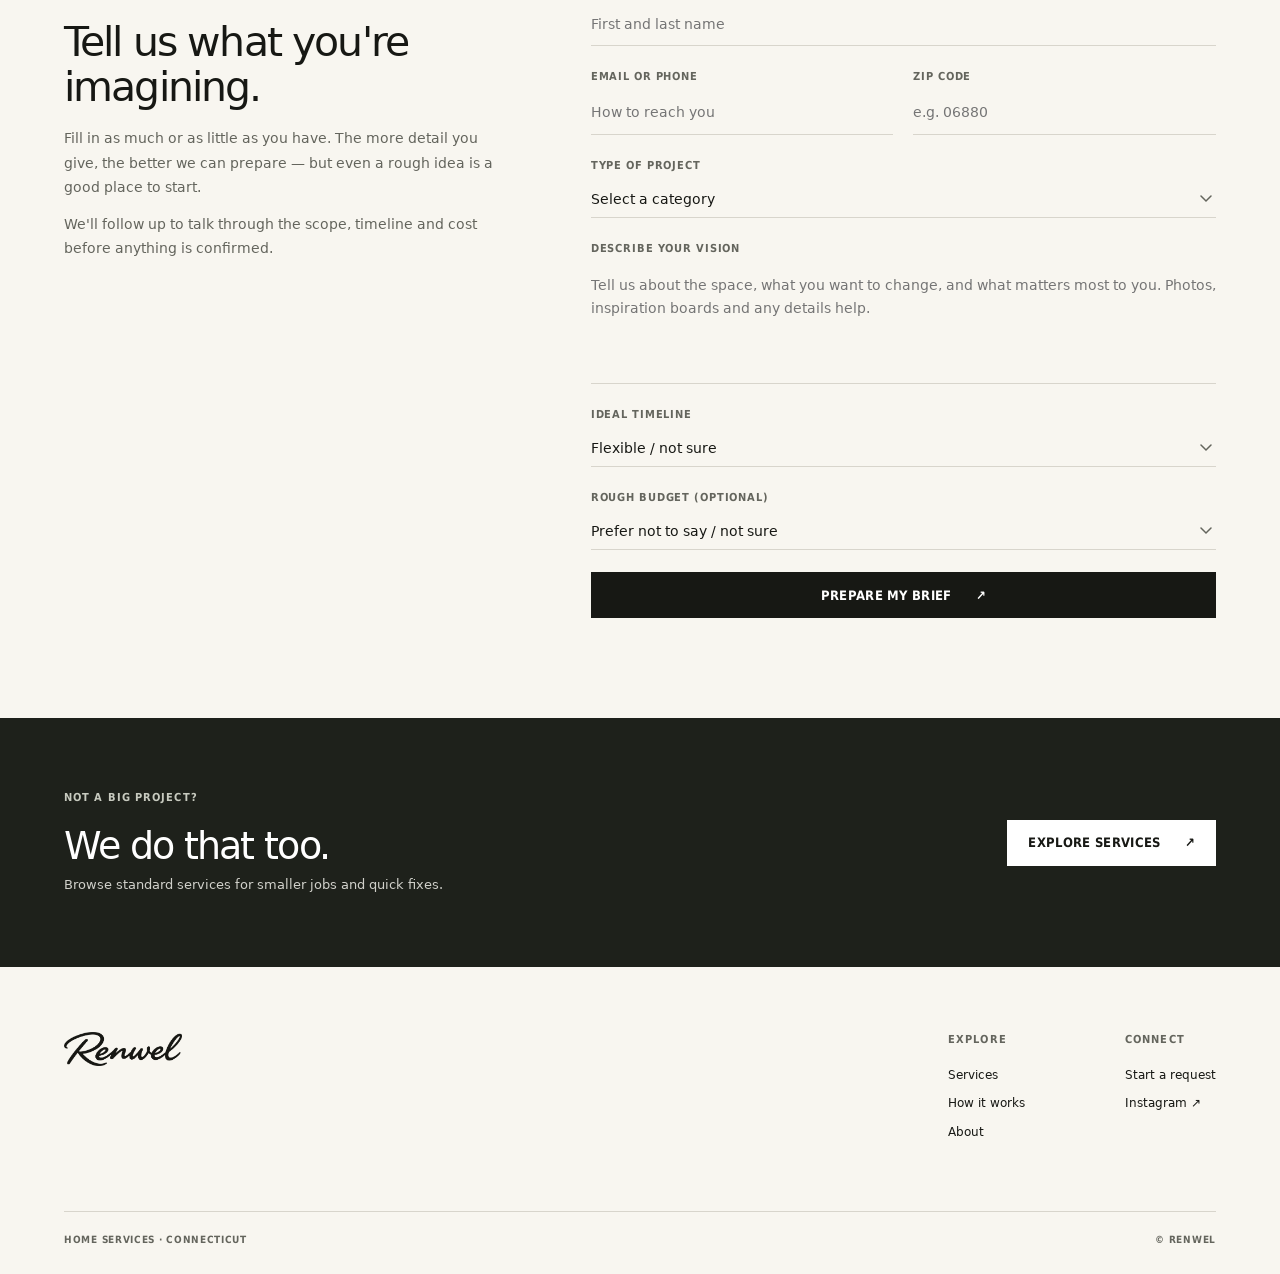
<file: projects.html>
<!doctype html>
<html lang="en"><head><meta charset="utf-8"><meta name="viewport" content="width=device-width, initial-scale=1"><meta name="theme-color" content="#f8f6f0"><meta name="description" content="Renwel custom projects — describe your vision and we'll make it happen."><title>Projects | Renwel</title><link rel="stylesheet" href="assets/css/style.css"><link rel="stylesheet" href="assets/css/animations.css"><style>
/* Projects page extras */
.projects-hero{max-width:var(--max);margin:auto;padding:80px 5% 72px;display:grid;grid-template-columns:1fr 1fr;gap:80px;align-items:center}
.projects-hero-copy .kicker{margin-bottom:20px}
.projects-hero-copy h1{font-family:RenwelSans,Arial,sans-serif;font-weight:400;letter-spacing:-.055em;line-height:1.08;font-size:clamp(48px,5.5vw,80px);margin:0 0 22px}
.projects-hero-copy p{font-size:16px;line-height:1.7;color:var(--muted);max-width:400px;margin:0 0 32px}
.projects-hero-visual{display:grid;grid-template-columns:1fr 1fr;gap:12px}
.projects-hero-visual span{display:block;aspect-ratio:1;overflow:hidden;background:var(--sand)}
.projects-hero-visual span img{width:100%;height:100%;object-fit:cover;transition:transform .5s cubic-bezier(.16,1,.3,1)}
.projects-hero-visual span:hover img{transform:scale(1.04)}
.projects-hero-visual span:nth-child(1){grid-column:1;grid-row:1}
.projects-hero-visual span:nth-child(2){grid-column:2;grid-row:1 / span 2;aspect-ratio:auto}
.projects-hero-visual span:nth-child(3){grid-column:1;grid-row:2}
.project-types{background:var(--sand);padding:80px 5%}
.project-types-inner{max-width:var(--max);margin:auto}
.project-type-grid{display:grid;grid-template-columns:repeat(3,1fr);gap:2px;margin-top:48px}
.project-type-card{background:var(--paper);padding:32px 28px;cursor:default;transition:background .2s}
.project-type-card:hover{background:#fff}
.project-type-card .pt-number{font-family:RenwelNarrow,sans-serif;font-size:11px;color:var(--muted);letter-spacing:.08em;margin-bottom:20px;display:block}
.project-type-card h3{font-family:RenwelNarrow,sans-serif;font-size:20px;font-weight:700;letter-spacing:.01em;margin:0 0 10px;line-height:1.2}
.project-type-card p{font-size:13px;color:var(--muted);line-height:1.65;margin:0}
.project-brief{max-width:var(--max);margin:auto;padding:100px 5%}
.project-brief-inner{display:grid;grid-template-columns:1fr 1.4fr;gap:80px;align-items:start}
.project-brief-left .kicker{margin-bottom:16px}
.project-brief-left h2{font-family:RenwelSans,Arial,sans-serif;font-weight:400;letter-spacing:-.045em;line-height:1.1;font-size:clamp(32px,3.2vw,50px);margin:0 0 16px}
.project-brief-left p{font-size:14px;color:var(--muted);line-height:1.75;margin:0 0 12px}
.brief-form{display:flex;flex-direction:column;gap:22px}
.brief-form .field{display:flex;flex-direction:column;gap:7px}
.brief-form label{font-family:RenwelNarrow,sans-serif;font-size:11px;letter-spacing:.08em;font-weight:700;color:var(--muted)}
.brief-form input,.brief-form textarea,.brief-form select{background:transparent;border:none;border-bottom:1px solid var(--line);padding:10px 0;font-size:14px;color:var(--ink);outline:none;font-family:inherit;transition:border-color .2s;resize:none;-webkit-appearance:none}
.brief-form input:focus,.brief-form textarea:focus,.brief-form select:focus{border-color:var(--ink)}
.brief-form textarea{min-height:120px;line-height:1.6}
.brief-form select{cursor:pointer;background-image:url("data:image/svg+xml,%3Csvg xmlns='http://www.w3.org/2000/svg' width='12' height='8' fill='none'%3E%3Cpath d='M1 1l5 5 5-5' stroke='%2364655d' stroke-width='1.5' stroke-linecap='round'/%3E%3C/svg%3E");background-repeat:no-repeat;background-position:right 4px center}
.brief-form .row-2{display:grid;grid-template-columns:1fr 1fr;gap:20px}
.brief-output{margin-top:28px;border-top:1px solid var(--line);padding-top:28px}
.brief-output[hidden]{display:none}
.brief-output textarea{width:100%;border:1px solid var(--line);padding:16px;font-size:13px;line-height:1.6;min-height:180px;resize:vertical;background:var(--sand);color:var(--ink);font-family:inherit;outline:none}
.brief-output .output-actions{display:flex;align-items:center;gap:16px;margin-top:14px}
.brief-status{font-size:12px;color:var(--muted)}
@media(max-width:900px){
  .projects-hero{grid-template-columns:1fr;gap:40px;padding-top:48px}
  .project-type-grid{grid-template-columns:1fr}
  .project-brief-inner{grid-template-columns:1fr}
  .brief-form .row-2{grid-template-columns:1fr}
}
</style><script src="assets/js/main.js" defer></script><script src="assets/js/animations.js" defer></script></head><body>
<a class="skip" href="#main">Skip to content</a>
<header class="site-header">
  <div class="header-shell">
    <button class="menu-trigger nav-type" type="button" aria-controls="mobile-nav" aria-expanded="false" aria-label="Open menu"><span aria-hidden="true">☰</span></button>
    <nav class="desktop-nav" aria-label="Main navigation">
      <a class="nav-type " href="services.html">SERVICES</a>
      <a class="nav-type " href="about.html">ABOUT</a>
      <a class="nav-type " href="how-it-works.html">HOW IT WORKS</a>
    </nav>
    <a class="brand" href="index.html" aria-label="Renwel home"><img src="assets/images/renwel-logo.png" width="1649" height="474" alt="Renwel"></a>
    <div class="header-action"><a class="quote-link nav-type" href="quote.html">GET A QUOTE <span class="quote-count" data-count hidden></span></a></div>
  </div>
  <nav class="mobile-nav" id="mobile-nav" aria-label="Mobile navigation" hidden>
    <a class="nav-type" href="services.html">SERVICES</a><a class="nav-type" href="about.html">ABOUT</a><a class="nav-type" href="how-it-works.html">HOW IT WORKS</a>
  </nav>
</header>

<main id="main">

  <!-- Hero -->
  <div class="projects-hero">
    <div class="projects-hero-copy" data-anim>
      <p class="kicker">CUSTOM PROJECTS</p>
      <h1>Got a big idea?<br>Let's build it.</h1>
      <p>No project is too specific. Describe your vision and Renwel will put together a plan to make it happen — from one room to your whole home.</p>
      <a class="button" href="#project-brief">DESCRIBE YOUR PROJECT <span aria-hidden="true">↓</span></a>
    </div>
    <div class="projects-hero-visual" data-anim="scale">
      <span><img src="assets/images/installations.webp" width="887" height="887" alt="" loading="eager"></span>
      <span><img src="assets/images/hero.webp" width="1774" height="887" alt="" loading="eager" style="height:100%;object-position:center 30%"></span>
      <span><img src="assets/images/repairs.webp" width="887" height="887" alt="" loading="eager"></span>
    </div>
  </div>

  <!-- Project types -->
  <div class="project-types">
    <div class="project-types-inner">
      <div data-anim>
        <p class="kicker">WHAT KIND OF PROJECT?</p>
        <h2 style="font-family:RenwelSans,Arial,sans-serif;font-weight:400;letter-spacing:-.045em;font-size:clamp(28px,2.8vw,42px);margin:8px 0 0">Some of the things we take on.</h2>
      </div>
      <div class="project-type-grid" data-anim-stagger>
        <div class="project-type-card">
          <span class="pt-number">01</span>
          <h3>Bathroom Renovation</h3>
          <p>Full gut and rebuild, or a targeted refresh. New tile, fixtures, vanity, lighting and everything in between.</p>
        </div>
        <div class="project-type-card">
          <span class="pt-number">02</span>
          <h3>Kitchen Remodel</h3>
          <p>Counter upgrades, cabinet painting, backsplash tile, new hardware, lighting — partial or complete overhaul.</p>
        </div>
        <div class="project-type-card">
          <span class="pt-number">03</span>
          <h3>Full Home Renovation</h3>
          <p>Coordinated work across multiple rooms. We handle the sequencing so the project runs smoothly.</p>
        </div>
        <div class="project-type-card">
          <span class="pt-number">04</span>
          <h3>Basement Finishing</h3>
          <p>Turn unused space into something livable — home office, guest suite, playroom, gym, bar, or media room.</p>
        </div>
        <div class="project-type-card">
          <span class="pt-number">05</span>
          <h3>Outdoor Spaces</h3>
          <p>Deck builds and repairs, patio improvements, fencing, exterior painting and curb appeal upgrades.</p>
        </div>
        <div class="project-type-card">
          <span class="pt-number">06</span>
          <h3>Something else entirely</h3>
          <p>Have an idea that doesn't fit a category? Describe it below and we'll figure it out together.</p>
        </div>
      </div>
    </div>
  </div>

  <!-- Project brief form -->
  <div class="project-brief" id="project-brief">
    <div class="project-brief-inner">
      <div class="project-brief-left" data-anim="slide-left">
        <p class="kicker">YOUR PROJECT BRIEF</p>
        <h2>Tell us what you're imagining.</h2>
        <p>Fill in as much or as little as you have. The more detail you give, the better we can prepare — but even a rough idea is a good place to start.</p>
        <p>We'll follow up to talk through the scope, timeline and cost before anything is confirmed.</p>
      </div>
      <div data-anim="slide-right">
        <form class="brief-form" id="project-form" novalidate>
          <div class="field">
            <label for="proj-name">YOUR NAME</label>
            <input type="text" id="proj-name" placeholder="First and last name" autocomplete="name">
          </div>
          <div class="row-2">
            <div class="field">
              <label for="proj-contact">EMAIL OR PHONE</label>
              <input type="text" id="proj-contact" placeholder="How to reach you" autocomplete="email">
            </div>
            <div class="field">
              <label for="proj-zip">ZIP CODE</label>
              <input type="text" id="proj-zip" placeholder="e.g. 06880" autocomplete="postal-code" maxlength="10">
            </div>
          </div>
          <div class="field">
            <label for="proj-type">TYPE OF PROJECT</label>
            <select id="proj-type">
              <option value="">Select a category</option>
              <option>Bathroom renovation</option>
              <option>Kitchen remodel</option>
              <option>Full home renovation</option>
              <option>Basement finishing</option>
              <option>Outdoor / deck / patio</option>
              <option>Flooring</option>
              <option>Painting (interior or exterior)</option>
              <option>Multiple rooms</option>
              <option>Something else</option>
            </select>
          </div>
          <div class="field">
            <label for="proj-vision">DESCRIBE YOUR VISION</label>
            <textarea id="proj-vision" placeholder="Tell us about the space, what you want to change, and what matters most to you. Photos, inspiration boards and any details help."></textarea>
          </div>
          <div class="field">
            <label for="proj-timeline">IDEAL TIMELINE</label>
            <select id="proj-timeline">
              <option value="">Flexible / not sure</option>
              <option>As soon as possible</option>
              <option>Within 1 month</option>
              <option>1–3 months</option>
              <option>3–6 months</option>
              <option>Planning ahead (6+ months)</option>
            </select>
          </div>
          <div class="field">
            <label for="proj-budget">ROUGH BUDGET (OPTIONAL)</label>
            <select id="proj-budget">
              <option value="">Prefer not to say / not sure</option>
              <option>Under $2,000</option>
              <option>$2,000 – $5,000</option>
              <option>$5,000 – $15,000</option>
              <option>$15,000 – $30,000</option>
              <option>$30,000+</option>
            </select>
          </div>
          <button class="button" type="submit">PREPARE MY BRIEF <span aria-hidden="true">↗</span></button>
        </form>

        <div class="brief-output" id="brief-output" hidden>
          <p class="kicker" style="margin-bottom:12px">YOUR BRIEF IS READY</p>
          <textarea id="brief-text" readonly aria-label="Your project brief"></textarea>
          <div class="output-actions">
            <button class="button" id="copy-brief" type="button">COPY BRIEF</button>
            <span class="brief-status" id="brief-status" role="status"></span>
          </div>
        </div>
      </div>
    </div>
  </div>

</main>

<section class="closing"><div data-anim><p class="kicker">NOT A BIG PROJECT?</p><h2>We do that too.</h2><p>Browse standard services for smaller jobs and quick fixes.</p></div><a class="button button-light" href="services.html">EXPLORE SERVICES <span aria-hidden="true">↗</span></a></section>
<footer class="site-footer"><div class="footer-top"><a class="footer-brand" href="index.html"><img src="assets/images/renwel-logo.png" width="1649" height="474" alt="Renwel"></a><div class="footer-cols"><div><p class="kicker">EXPLORE</p><a href="services.html">Services</a><a href="how-it-works.html">How it works</a><a href="about.html">About</a></div><div><p class="kicker">CONNECT</p><a href="quote.html">Start a request</a><a href="https://www.instagram.com/cwb_services/" target="_blank" rel="noopener noreferrer">Instagram ↗</a></div></div></div><div class="footer-bottom"><span>HOME SERVICES · CONNECTICUT</span><span>© RENWEL</span></div></footer>

<script>
(function () {
  var form = document.getElementById('project-form');
  var output = document.getElementById('brief-output');
  var briefText = document.getElementById('brief-text');
  var status = document.getElementById('brief-status');
  var copyBtn = document.getElementById('copy-brief');
  if (!form) return;
  function val(id) { var el = document.getElementById(id); return el ? el.value.trim() || 'Not provided' : 'Not provided'; }
  form.addEventListener('submit', function (e) {
    e.preventDefault();
    var text = [
      'Hello! I would like to discuss a custom project with Renwel.',
      '',
      'Project type: ' + val('proj-type'),
      'Vision: ' + val('proj-vision'),
      'Timeline: ' + val('proj-timeline'),
      'Budget: ' + val('proj-budget'),
      '',
      'Name: ' + val('proj-name'),
      'Contact: ' + val('proj-contact'),
      'ZIP: ' + val('proj-zip'),
    ].join('\n');
    briefText.value = text;
    output.hidden = false;
    status.textContent = 'Review your brief, then copy it to share.';
    output.scrollIntoView({ behavior: 'smooth', block: 'nearest' });
    briefText.focus();
  });
  copyBtn.addEventListener('click', async function () {
    try {
      await navigator.clipboard.writeText(briefText.value);
      status.textContent = 'Copied. Your brief is ready to share.';
    } catch (_) {
      briefText.focus(); briefText.select();
      status.textContent = 'Select and copy the text above.';
    }
  });
}());
</script>
</body></html>
</file>
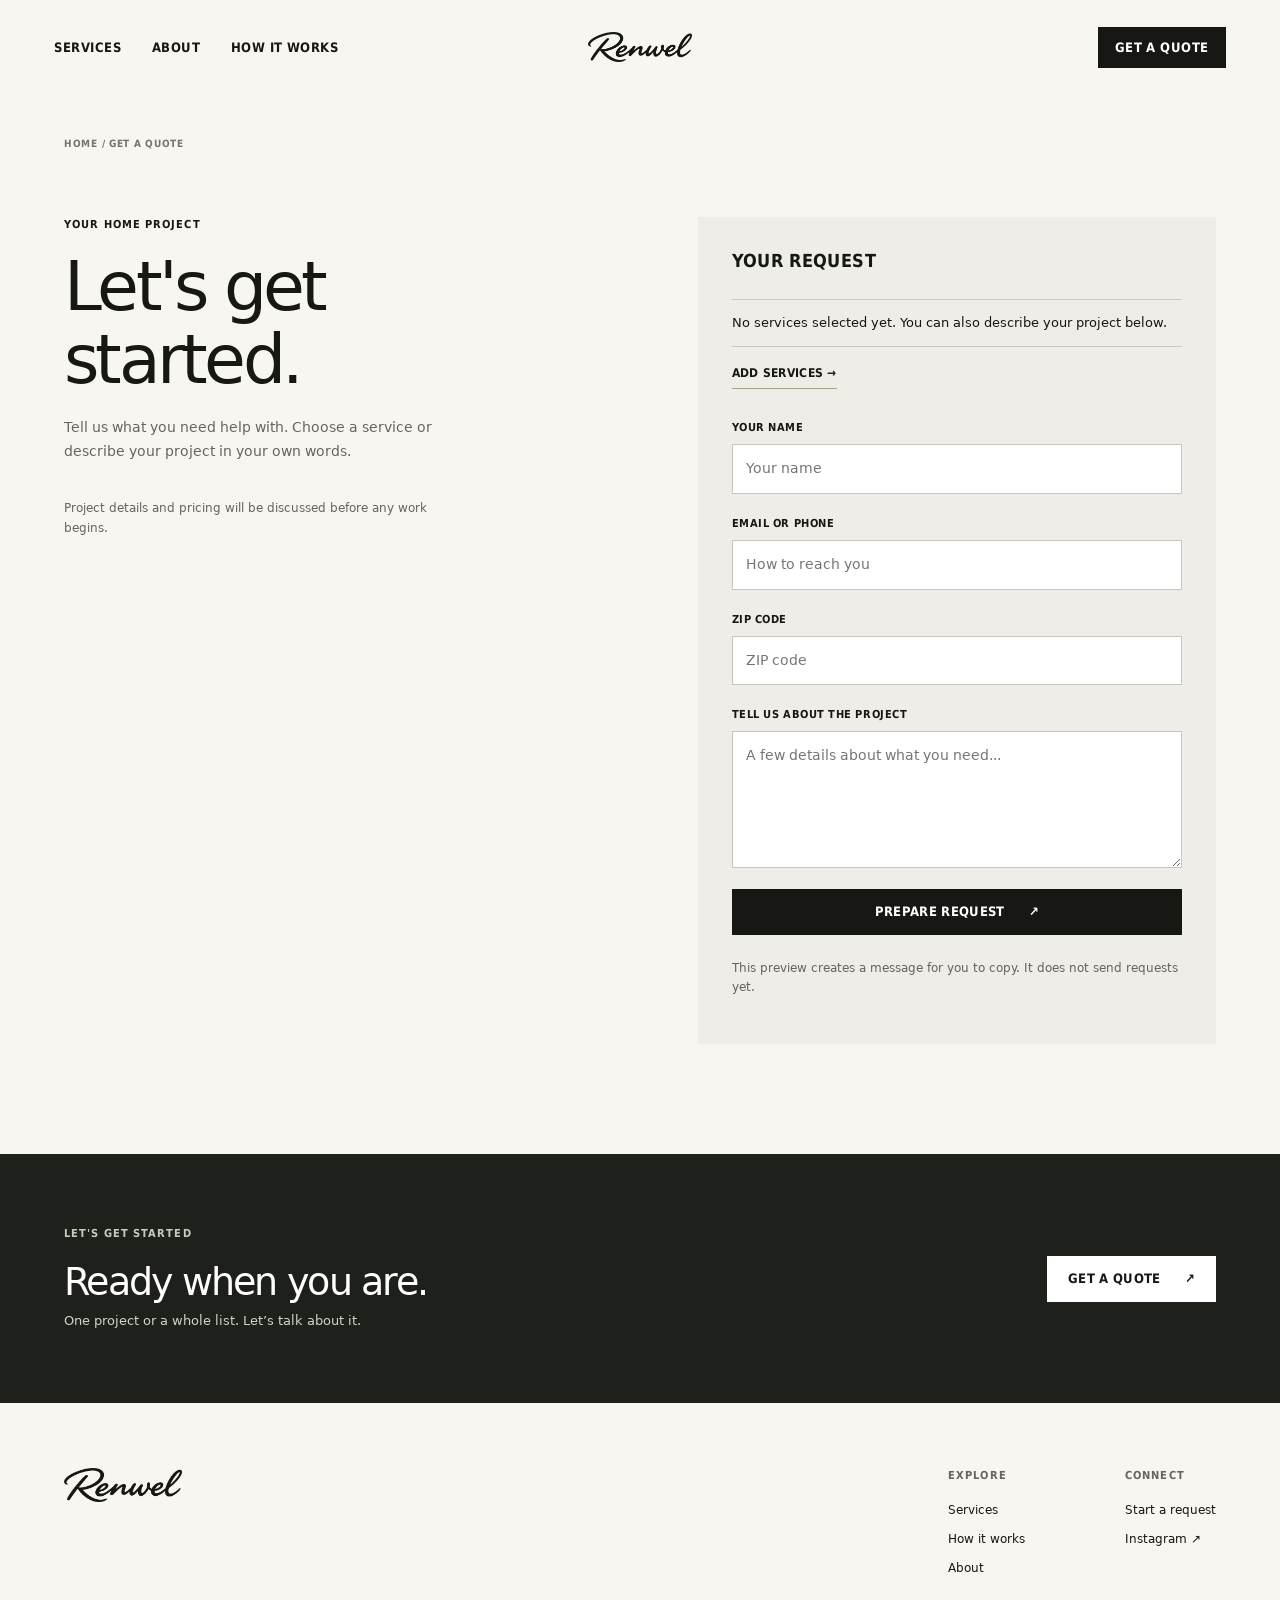
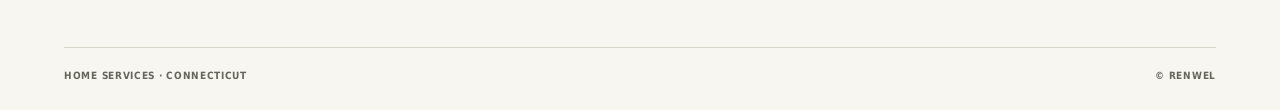
<file: quote.html>
<!doctype html>
<html lang="en"><head><meta charset="utf-8"><meta name="viewport" content="width=device-width, initial-scale=1"><meta name="theme-color" content="#f8f6f0"><meta name="description" content="Renwel home services. Explore repairs, installations, furniture assembly and home maintenance."><title>Get a quote | Renwel</title><link rel="stylesheet" href="assets/css/style.css"><link rel="stylesheet" href="assets/css/animations.css"><script src="assets/js/main.js" defer></script><script src="assets/js/animations.js" defer></script></head><body>
<a class="skip" href="#main">Skip to content</a>
<header class="site-header">
  <div class="header-shell">
    <button class="menu-trigger nav-type" type="button" aria-controls="mobile-nav" aria-expanded="false" aria-label="Open menu"><span aria-hidden="true">☰</span></button>
    <nav class="desktop-nav" aria-label="Main navigation">
      <a class="nav-type " href="services.html">SERVICES</a>
      <a class="nav-type " href="about.html">ABOUT</a>
      <a class="nav-type " href="how-it-works.html">HOW IT WORKS</a>
    </nav>
    <a class="brand" href="index.html" aria-label="Renwel home"><img src="assets/images/renwel-logo.png" width="1649" height="474" alt="Renwel"></a>
    <div class="header-action"><a class="quote-link nav-type" href="quote.html">GET A QUOTE <span class="quote-count" data-count hidden></span></a></div>
  </div>
  <nav class="mobile-nav" id="mobile-nav" aria-label="Mobile navigation" hidden>
    <a class="nav-type" href="services.html">SERVICES</a><a class="nav-type" href="about.html">ABOUT</a><a class="nav-type" href="how-it-works.html">HOW IT WORKS</a>
  </nav>
</header><main id="main"><section class="section quote-page"><p class="breadcrumb"><a href="index.html">HOME</a> / GET A QUOTE</p><div class="quote-layout"><div class="quote-intro" data-anim><p class="kicker">YOUR HOME PROJECT</p><h1>Let's get<br>started.</h1><p>Tell us what you need help with. Choose a service or describe your project in your own words.</p><p class="availability">Project details and pricing will be discussed before any work begins.</p></div><div class="quote-form"><h2>YOUR REQUEST</h2><div id="selected-services" class="selected-services" aria-live="polite"></div><a class="underlink nav-type" href="services.html">ADD SERVICES →</a><form id="quote-form"><label for="customer-name">YOUR NAME</label><input id="customer-name" name="name" autocomplete="name" placeholder="Your name"><label for="customer-contact">EMAIL OR PHONE</label><input id="customer-contact" name="contact" autocomplete="email" placeholder="How to reach you"><label for="customer-zip">ZIP CODE</label><input id="customer-zip" name="zip" autocomplete="postal-code" inputmode="numeric" placeholder="ZIP code"><label for="customer-details">TELL US ABOUT THE PROJECT</label><textarea id="customer-details" name="details" rows="5" placeholder="A few details about what you need..."></textarea><button class="button" type="submit">PREPARE REQUEST <span aria-hidden="true">↗</span></button></form><div id="request-output" class="request-output" hidden><label for="request-text">REVIEW YOUR REQUEST</label><textarea id="request-text" rows="9" readonly></textarea><button class="button" type="button" id="copy-request">COPY REQUEST <span aria-hidden="true">↗</span></button><p id="copy-status" role="status"></p></div><p class="preview-note">This preview creates a message for you to copy. It does not send requests yet.</p></div></div></section></main>
<section class="closing"><div data-anim><p class="kicker">LET'S GET STARTED</p><h2>Ready when you are.</h2><p>One project or a whole list. Let’s talk about it.</p></div><a class="button button-light" href="quote.html">GET A QUOTE <span aria-hidden="true">↗</span></a></section>
<footer class="site-footer"><div class="footer-top"><a class="footer-brand" href="index.html"><img src="assets/images/renwel-logo.png" width="1649" height="474" alt="Renwel"></a><div class="footer-cols"><div><p class="kicker">EXPLORE</p><a href="services.html">Services</a><a href="how-it-works.html">How it works</a><a href="about.html">About</a></div><div><p class="kicker">CONNECT</p><a href="quote.html">Start a request</a><a href="https://www.instagram.com/cwb_services/" target="_blank" rel="noopener noreferrer">Instagram ↗</a></div></div></div><div class="footer-bottom"><span>HOME SERVICES · CONNECTICUT</span><span>© RENWEL</span></div></footer></body></html>
</file>
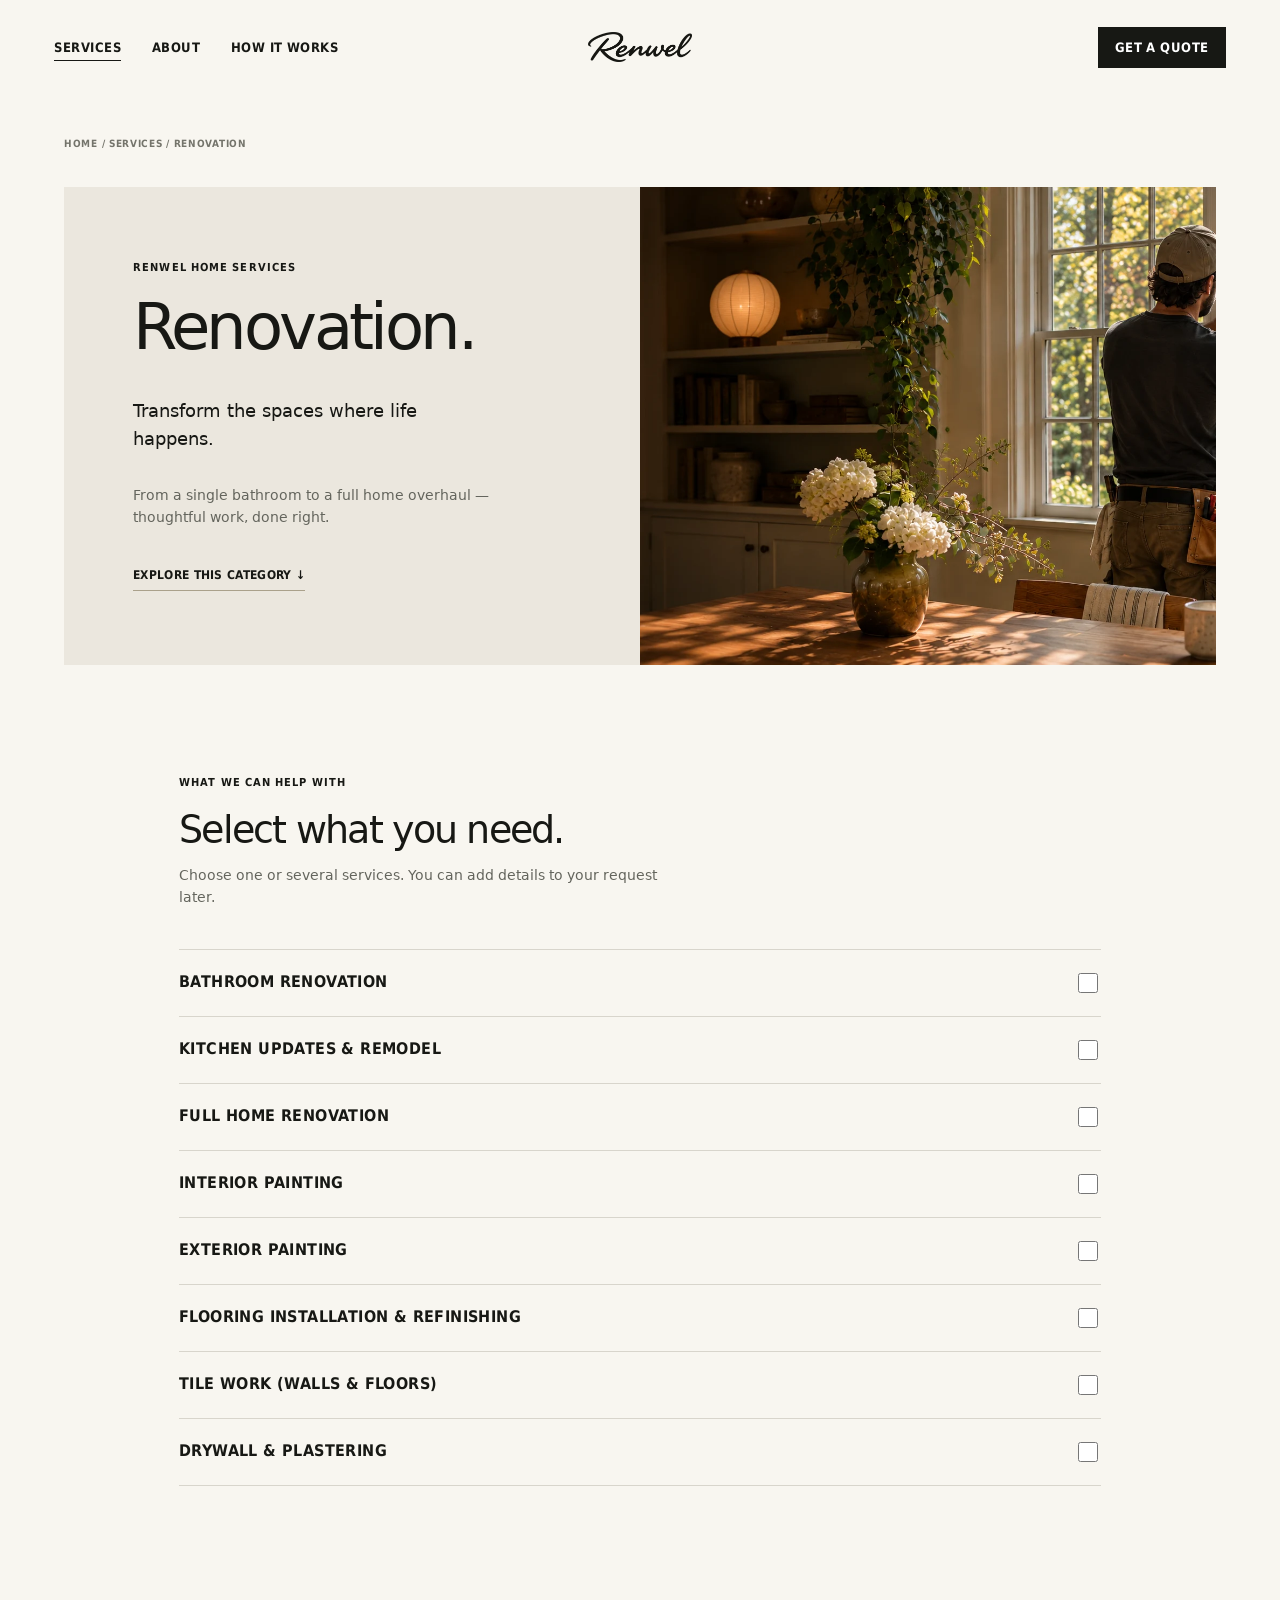
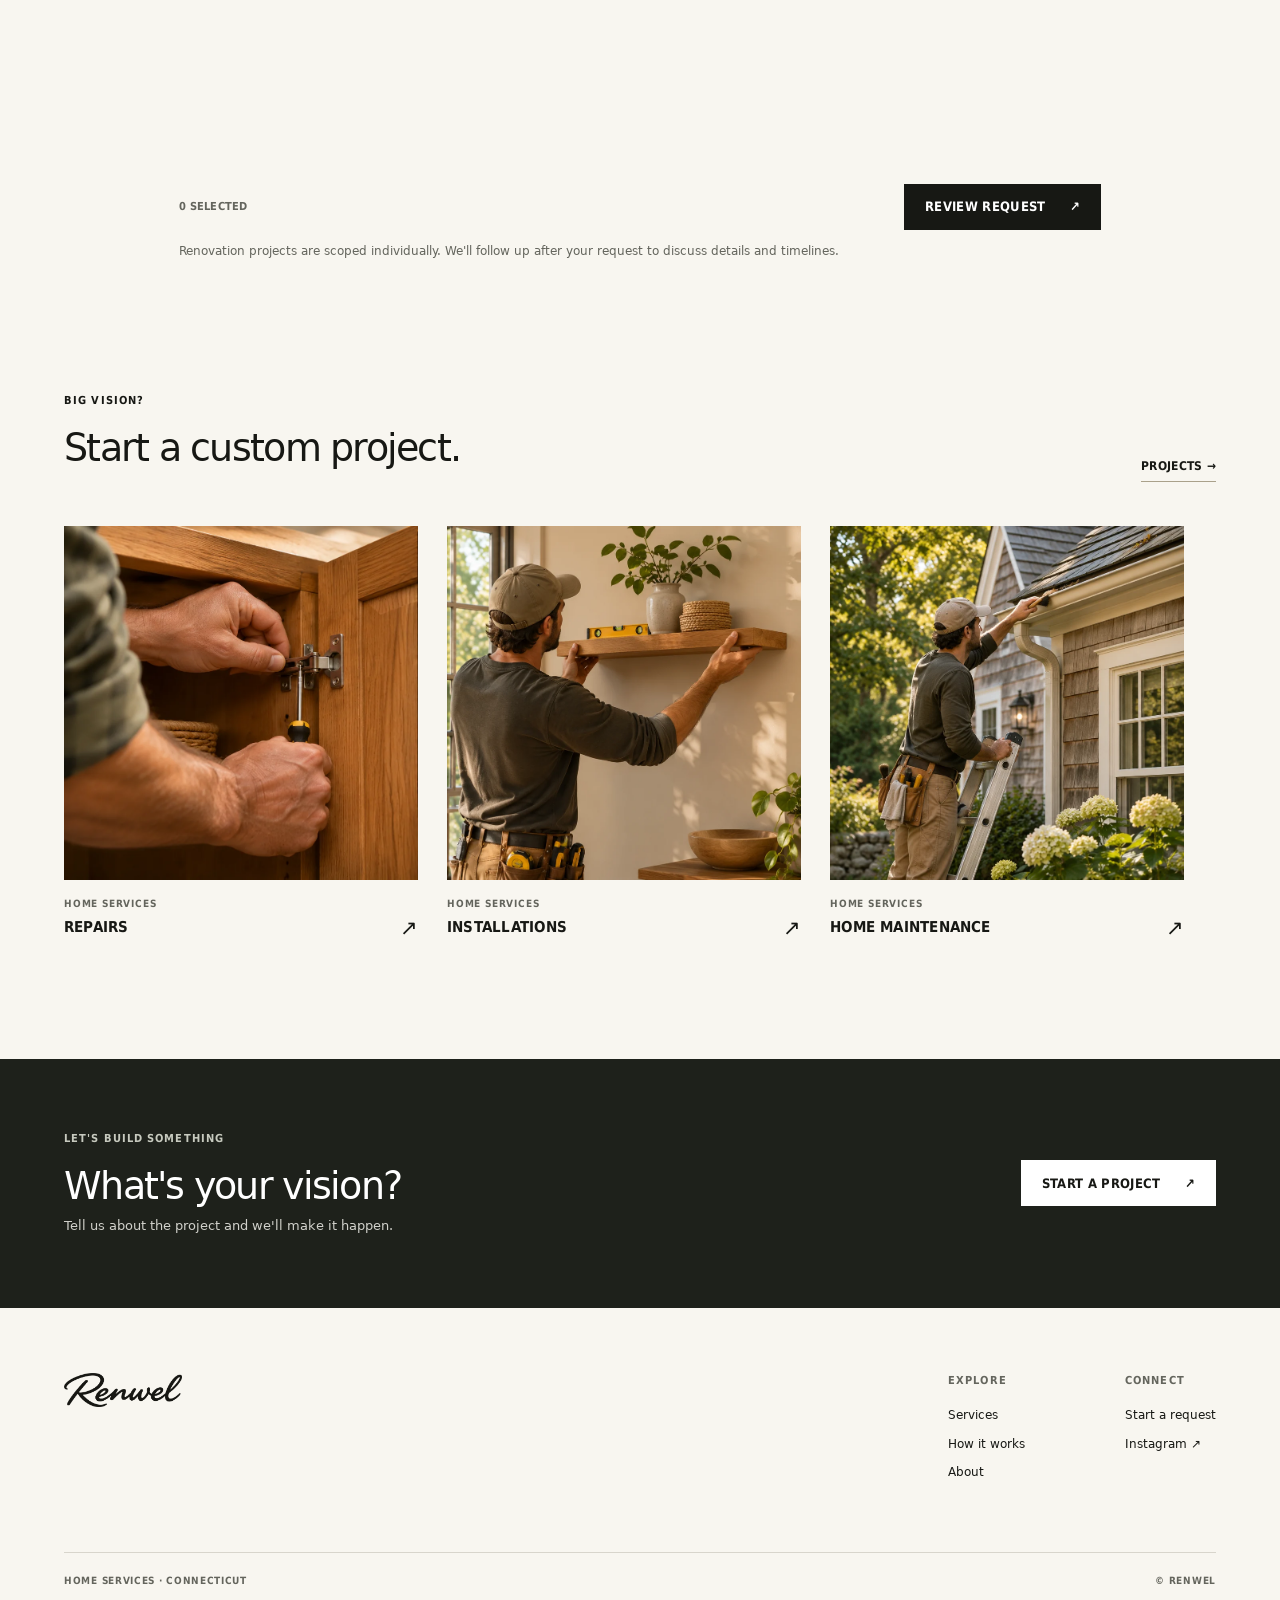
<file: renovation.html>
<!doctype html>
<html lang="en"><head><meta charset="utf-8"><meta name="viewport" content="width=device-width, initial-scale=1"><meta name="theme-color" content="#f8f6f0"><meta name="description" content="Renwel renovation services — bathroom, kitchen, flooring, painting and full home renovation in Connecticut."><title>Renovation | Renwel</title><link rel="stylesheet" href="assets/css/style.css"><link rel="stylesheet" href="assets/css/animations.css"><script src="assets/js/main.js" defer></script><script src="assets/js/animations.js" defer></script></head><body>
<a class="skip" href="#main">Skip to content</a>
<header class="site-header">
  <div class="header-shell">
    <button class="menu-trigger nav-type" type="button" aria-controls="mobile-nav" aria-expanded="false" aria-label="Open menu"><span aria-hidden="true">☰</span></button>
    <nav class="desktop-nav" aria-label="Main navigation">
      <a class="nav-type is-active" href="services.html">SERVICES</a>
      <a class="nav-type " href="about.html">ABOUT</a>
      <a class="nav-type " href="how-it-works.html">HOW IT WORKS</a>
    </nav>
    <a class="brand" href="index.html" aria-label="Renwel home"><img src="assets/images/renwel-logo.png" width="1649" height="474" alt="Renwel"></a>
    <div class="header-action"><a class="quote-link nav-type" href="quote.html">GET A QUOTE <span class="quote-count" data-count hidden></span></a></div>
  </div>
  <nav class="mobile-nav" id="mobile-nav" aria-label="Mobile navigation" hidden>
    <a class="nav-type" href="services.html">SERVICES</a><a class="nav-type" href="about.html">ABOUT</a><a class="nav-type" href="how-it-works.html">HOW IT WORKS</a>
  </nav>
</header><main id="main"><section class="section detail-top"><p class="breadcrumb"><a href="index.html">HOME</a> / <a href="services.html">SERVICES</a> / RENOVATION</p><div class="detail-hero"><div class="detail-copy" data-anim="slide-left"><p class="kicker">RENWEL HOME SERVICES</p><h1>Renovation.</h1><p class="detail-lead">Transform the spaces where life happens.</p><p>From a single bathroom to a full home overhaul — thoughtful work, done right.</p><a class="underlink nav-type" href="#service-list">EXPLORE THIS CATEGORY <span aria-hidden="true">↓</span></a></div><div class="detail-image" data-anim="slide-right"><img src="assets/images/hero.webp" width="1774" height="887" alt="" style="object-position:center 40%"></div></div></section><section class="section detail-services" id="service-list"><div class="detail-services-heading"><p class="kicker">WHAT WE CAN HELP WITH</p><h2>Select what you need.</h2><p>Choose one or several services. You can add details to your request later.</p></div><div class="detail-list" data-anim-stagger data-category="Renovation">
<label class="service-row detail-item"><span>Bathroom renovation</span><input type="checkbox" data-service="Bathroom renovation" data-category="Renovation" aria-label="Add Bathroom renovation to your request"></label>
<label class="service-row detail-item"><span>Kitchen updates &amp; remodel</span><input type="checkbox" data-service="Kitchen updates &amp; remodel" data-category="Renovation" aria-label="Add Kitchen updates to your request"></label>
<label class="service-row detail-item"><span>Full home renovation</span><input type="checkbox" data-service="Full home renovation" data-category="Renovation" aria-label="Add Full home renovation to your request"></label>
<label class="service-row detail-item"><span>Interior painting</span><input type="checkbox" data-service="Interior painting" data-category="Renovation" aria-label="Add Interior painting to your request"></label>
<label class="service-row detail-item"><span>Exterior painting</span><input type="checkbox" data-service="Exterior painting" data-category="Renovation" aria-label="Add Exterior painting to your request"></label>
<label class="service-row detail-item"><span>Flooring installation &amp; refinishing</span><input type="checkbox" data-service="Flooring installation &amp; refinishing" data-category="Renovation" aria-label="Add Flooring to your request"></label>
<label class="service-row detail-item"><span>Tile work (walls &amp; floors)</span><input type="checkbox" data-service="Tile work" data-category="Renovation" aria-label="Add Tile work to your request"></label>
<label class="service-row detail-item"><span>Drywall &amp; plastering</span><input type="checkbox" data-service="Drywall &amp; plastering" data-category="Renovation" aria-label="Add Drywall to your request"></label>
<label class="service-row detail-item"><span>Basement finishing</span><input type="checkbox" data-service="Basement finishing" data-category="Renovation" aria-label="Add Basement finishing to your request"></label>
<label class="service-row detail-item"><span>Room addition or conversion</span><input type="checkbox" data-service="Room addition or conversion" data-category="Renovation" aria-label="Add Room addition to your request"></label>
<label class="service-row detail-item"><span>Closet build-out</span><input type="checkbox" data-service="Closet build-out" data-category="Renovation" aria-label="Add Closet build-out to your request"></label>
<label class="service-row detail-item"><span>Crown molding &amp; trim</span><input type="checkbox" data-service="Crown molding &amp; trim" data-category="Renovation" aria-label="Add Crown molding to your request"></label>
</div><div class="detail-action"><p><span data-selection-count>0</span> SELECTED</p><a class="button" href="quote.html">REVIEW REQUEST <span aria-hidden="true">↗</span></a></div><p class="price-note">Renovation projects are scoped individually. We'll follow up after your request to discuss details and timelines.</p></section><section class="section related"><div class="section-heading"><div data-anim><p class="kicker">BIG VISION?</p><h2>Start a custom project.</h2></div><a class="underlink nav-type" href="projects.html">PROJECTS →</a></div><div class="service-grid" data-anim-stagger><a class="service-card" href="repairs.html"><span class="service-photo"><img src="assets/images/repairs.webp" width="887" height="887" loading="lazy" alt=""></span><span class="card-meta"><span><span class="card-overline">HOME SERVICES</span><strong>REPAIRS</strong></span><span class="card-arrow" aria-hidden="true">↗</span></span></a><a class="service-card" href="installations.html"><span class="service-photo"><img src="assets/images/installations.webp" width="887" height="887" loading="lazy" alt=""></span><span class="card-meta"><span><span class="card-overline">HOME SERVICES</span><strong>INSTALLATIONS</strong></span><span class="card-arrow" aria-hidden="true">↗</span></span></a><a class="service-card" href="home-maintenance.html"><span class="service-photo"><img src="assets/images/maintenance.webp" width="887" height="887" loading="lazy" alt=""></span><span class="card-meta"><span><span class="card-overline">HOME SERVICES</span><strong>HOME MAINTENANCE</strong></span><span class="card-arrow" aria-hidden="true">↗</span></span></a></div></section></main>
<section class="closing"><div data-anim><p class="kicker">LET'S BUILD SOMETHING</p><h2>What's your vision?</h2><p>Tell us about the project and we'll make it happen.</p></div><a class="button button-light" href="projects.html">START A PROJECT <span aria-hidden="true">↗</span></a></section>
<footer class="site-footer"><div class="footer-top"><a class="footer-brand" href="index.html"><img src="assets/images/renwel-logo.png" width="1649" height="474" alt="Renwel"></a><div class="footer-cols"><div><p class="kicker">EXPLORE</p><a href="services.html">Services</a><a href="how-it-works.html">How it works</a><a href="about.html">About</a></div><div><p class="kicker">CONNECT</p><a href="quote.html">Start a request</a><a href="https://www.instagram.com/cwb_services/" target="_blank" rel="noopener noreferrer">Instagram ↗</a></div></div></div><div class="footer-bottom"><span>HOME SERVICES · CONNECTICUT</span><span>© RENWEL</span></div></footer></body></html>
</file>
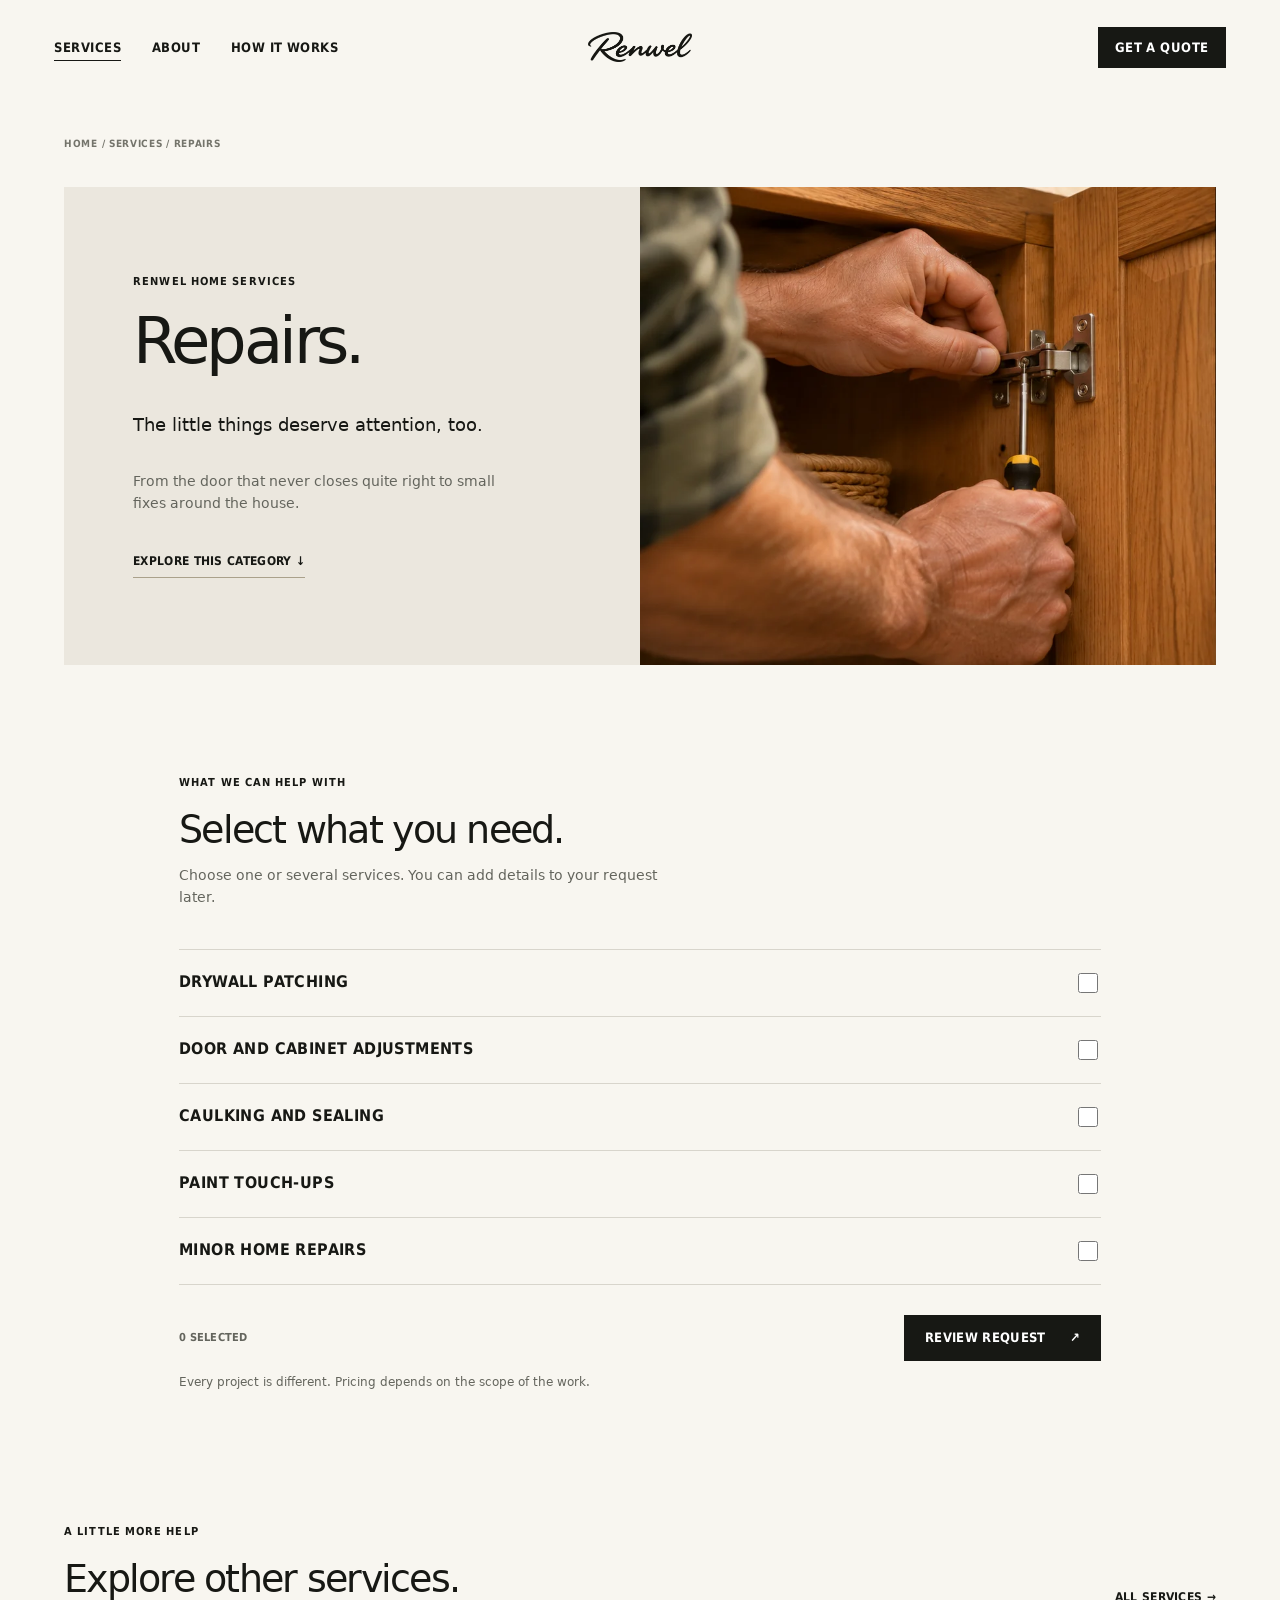
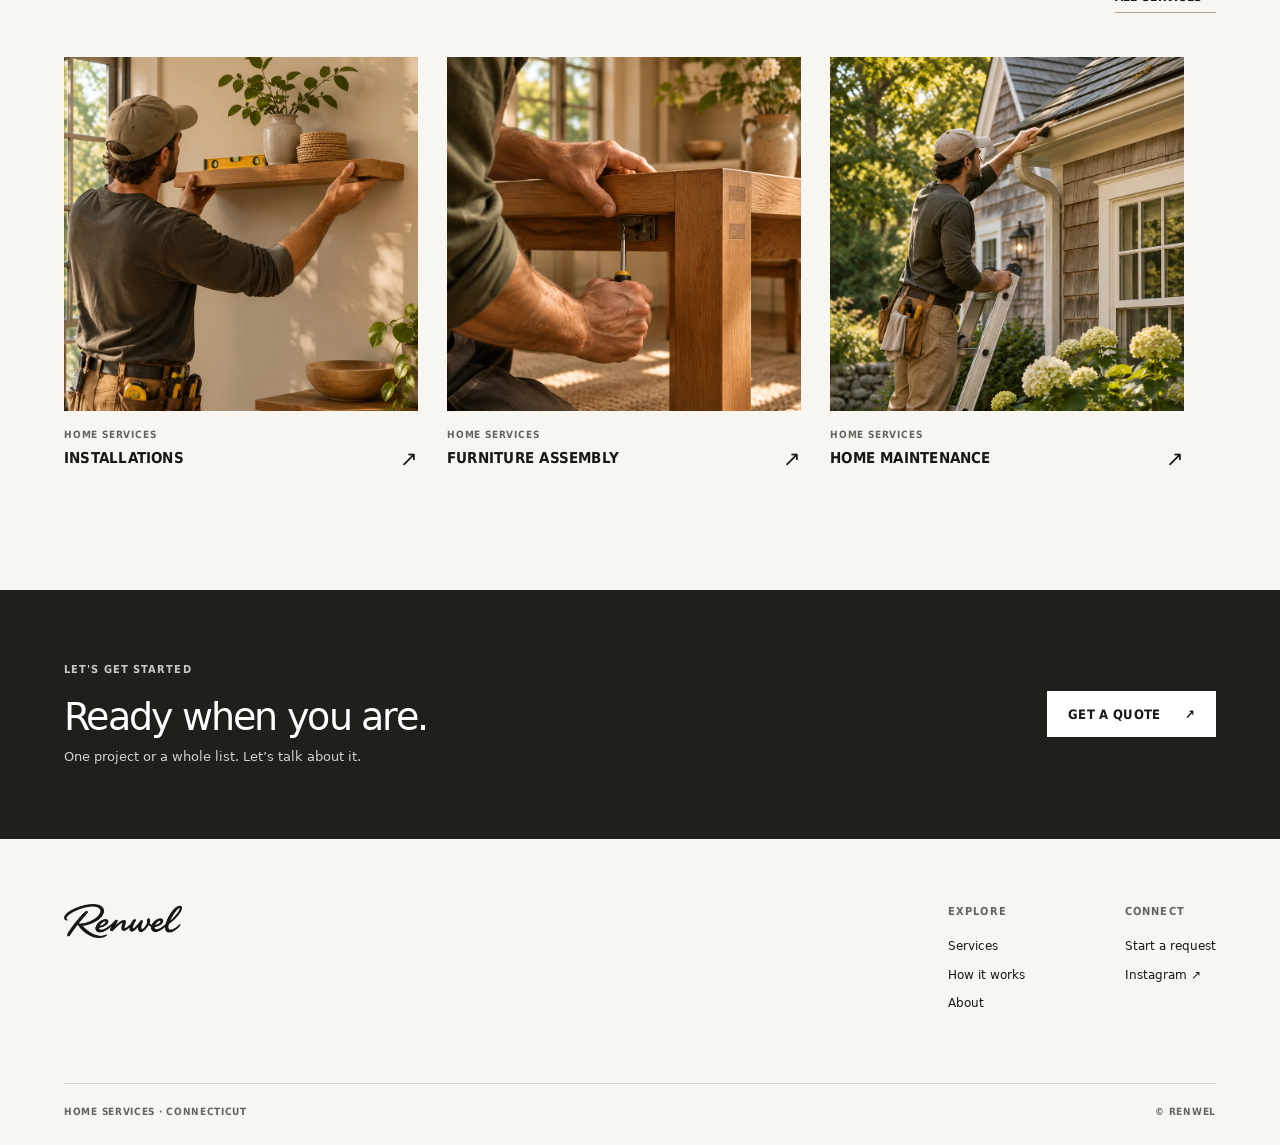
<file: repairs.html>
<!doctype html>
<html lang="en"><head><meta charset="utf-8"><meta name="viewport" content="width=device-width, initial-scale=1"><meta name="theme-color" content="#f8f6f0"><meta name="description" content="Renwel home services. Explore repairs, installations, furniture assembly and home maintenance."><title>Repairs | Renwel</title><link rel="stylesheet" href="assets/css/style.css"><link rel="stylesheet" href="assets/css/animations.css"><script src="assets/js/main.js" defer></script><script src="assets/js/animations.js" defer></script></head><body>
<a class="skip" href="#main">Skip to content</a>
<header class="site-header">
  <div class="header-shell">
    <button class="menu-trigger nav-type" type="button" aria-controls="mobile-nav" aria-expanded="false" aria-label="Open menu"><span aria-hidden="true">☰</span></button>
    <nav class="desktop-nav" aria-label="Main navigation">
      <a class="nav-type is-active" href="services.html">SERVICES</a>
      <a class="nav-type " href="about.html">ABOUT</a>
      <a class="nav-type " href="how-it-works.html">HOW IT WORKS</a>
    </nav>
    <a class="brand" href="index.html" aria-label="Renwel home"><img src="assets/images/renwel-logo.png" width="1649" height="474" alt="Renwel"></a>
    <div class="header-action"><a class="quote-link nav-type" href="quote.html">GET A QUOTE <span class="quote-count" data-count hidden></span></a></div>
  </div>
  <nav class="mobile-nav" id="mobile-nav" aria-label="Mobile navigation" hidden>
    <a class="nav-type" href="services.html">SERVICES</a><a class="nav-type" href="about.html">ABOUT</a><a class="nav-type" href="how-it-works.html">HOW IT WORKS</a>
  </nav>
</header><main id="main"><section class="section detail-top"><p class="breadcrumb"><a href="index.html">HOME</a> / <a href="services.html">SERVICES</a> / REPAIRS</p><div class="detail-hero"><div class="detail-copy" data-anim="slide-left"><p class="kicker">RENWEL HOME SERVICES</p><h1>Repairs.</h1><p class="detail-lead">The little things deserve attention, too.</p><p>From the door that never closes quite right to small fixes around the house.</p><a class="underlink nav-type" href="#service-list">EXPLORE THIS CATEGORY <span aria-hidden="true">↓</span></a></div><div class="detail-image" data-anim="slide-right"><img src="assets/images/repairs.webp" width="887" height="887" alt=""></div></div></section><section class="section detail-services" id="service-list"><div class="detail-services-heading"><p class="kicker">WHAT WE CAN HELP WITH</p><h2>Select what you need.</h2><p>Choose one or several services. You can add details to your request later.</p></div><div class="detail-list" data-category="Repairs"><label class="service-row"><span>Drywall patching</span><input type="checkbox" data-service="Drywall patching" data-category="Repairs" aria-label="Add Drywall patching to your request"></label><label class="service-row"><span>Door and cabinet adjustments</span><input type="checkbox" data-service="Door and cabinet adjustments" data-category="Repairs" aria-label="Add Door and cabinet adjustments to your request"></label><label class="service-row"><span>Caulking and sealing</span><input type="checkbox" data-service="Caulking and sealing" data-category="Repairs" aria-label="Add Caulking and sealing to your request"></label><label class="service-row"><span>Paint touch-ups</span><input type="checkbox" data-service="Paint touch-ups" data-category="Repairs" aria-label="Add Paint touch-ups to your request"></label><label class="service-row"><span>Minor home repairs</span><input type="checkbox" data-service="Minor home repairs" data-category="Repairs" aria-label="Add Minor home repairs to your request"></label></div><div class="detail-action"><p><span data-selection-count>0</span> SELECTED</p><a class="button" href="quote.html">REVIEW REQUEST <span aria-hidden="true">↗</span></a></div><p class="price-note">Every project is different. Pricing depends on the scope of the work.</p></section><section class="section related"><div class="section-heading"><div data-anim><p class="kicker">A LITTLE MORE HELP</p><h2>Explore other services.</h2></div><a class="underlink nav-type" href="services.html">ALL SERVICES →</a></div><div class="service-grid" data-anim-stagger><a class="service-card" href="installations.html"><span class="service-photo"><img src="assets/images/installations.webp" width="887" height="887" loading="lazy" alt=""></span><span class="card-meta"><span><span class="card-overline">HOME SERVICES</span><strong>INSTALLATIONS</strong></span><span class="card-arrow" aria-hidden="true">↗</span></span></a><a class="service-card" href="furniture-assembly.html"><span class="service-photo"><img src="assets/images/furniture.webp" width="887" height="887" loading="lazy" alt=""></span><span class="card-meta"><span><span class="card-overline">HOME SERVICES</span><strong>FURNITURE ASSEMBLY</strong></span><span class="card-arrow" aria-hidden="true">↗</span></span></a><a class="service-card" href="home-maintenance.html"><span class="service-photo"><img src="assets/images/maintenance.webp" width="887" height="887" loading="lazy" alt=""></span><span class="card-meta"><span><span class="card-overline">HOME SERVICES</span><strong>HOME MAINTENANCE</strong></span><span class="card-arrow" aria-hidden="true">↗</span></span></a></div></section></main>
<section class="closing"><div data-anim><p class="kicker">LET'S GET STARTED</p><h2>Ready when you are.</h2><p>One project or a whole list. Let’s talk about it.</p></div><a class="button button-light" href="quote.html">GET A QUOTE <span aria-hidden="true">↗</span></a></section>
<footer class="site-footer"><div class="footer-top"><a class="footer-brand" href="index.html"><img src="assets/images/renwel-logo.png" width="1649" height="474" alt="Renwel"></a><div class="footer-cols"><div><p class="kicker">EXPLORE</p><a href="services.html">Services</a><a href="how-it-works.html">How it works</a><a href="about.html">About</a></div><div><p class="kicker">CONNECT</p><a href="quote.html">Start a request</a><a href="https://www.instagram.com/cwb_services/" target="_blank" rel="noopener noreferrer">Instagram ↗</a></div></div></div><div class="footer-bottom"><span>HOME SERVICES · CONNECTICUT</span><span>© RENWEL</span></div></footer></body></html>
</file>
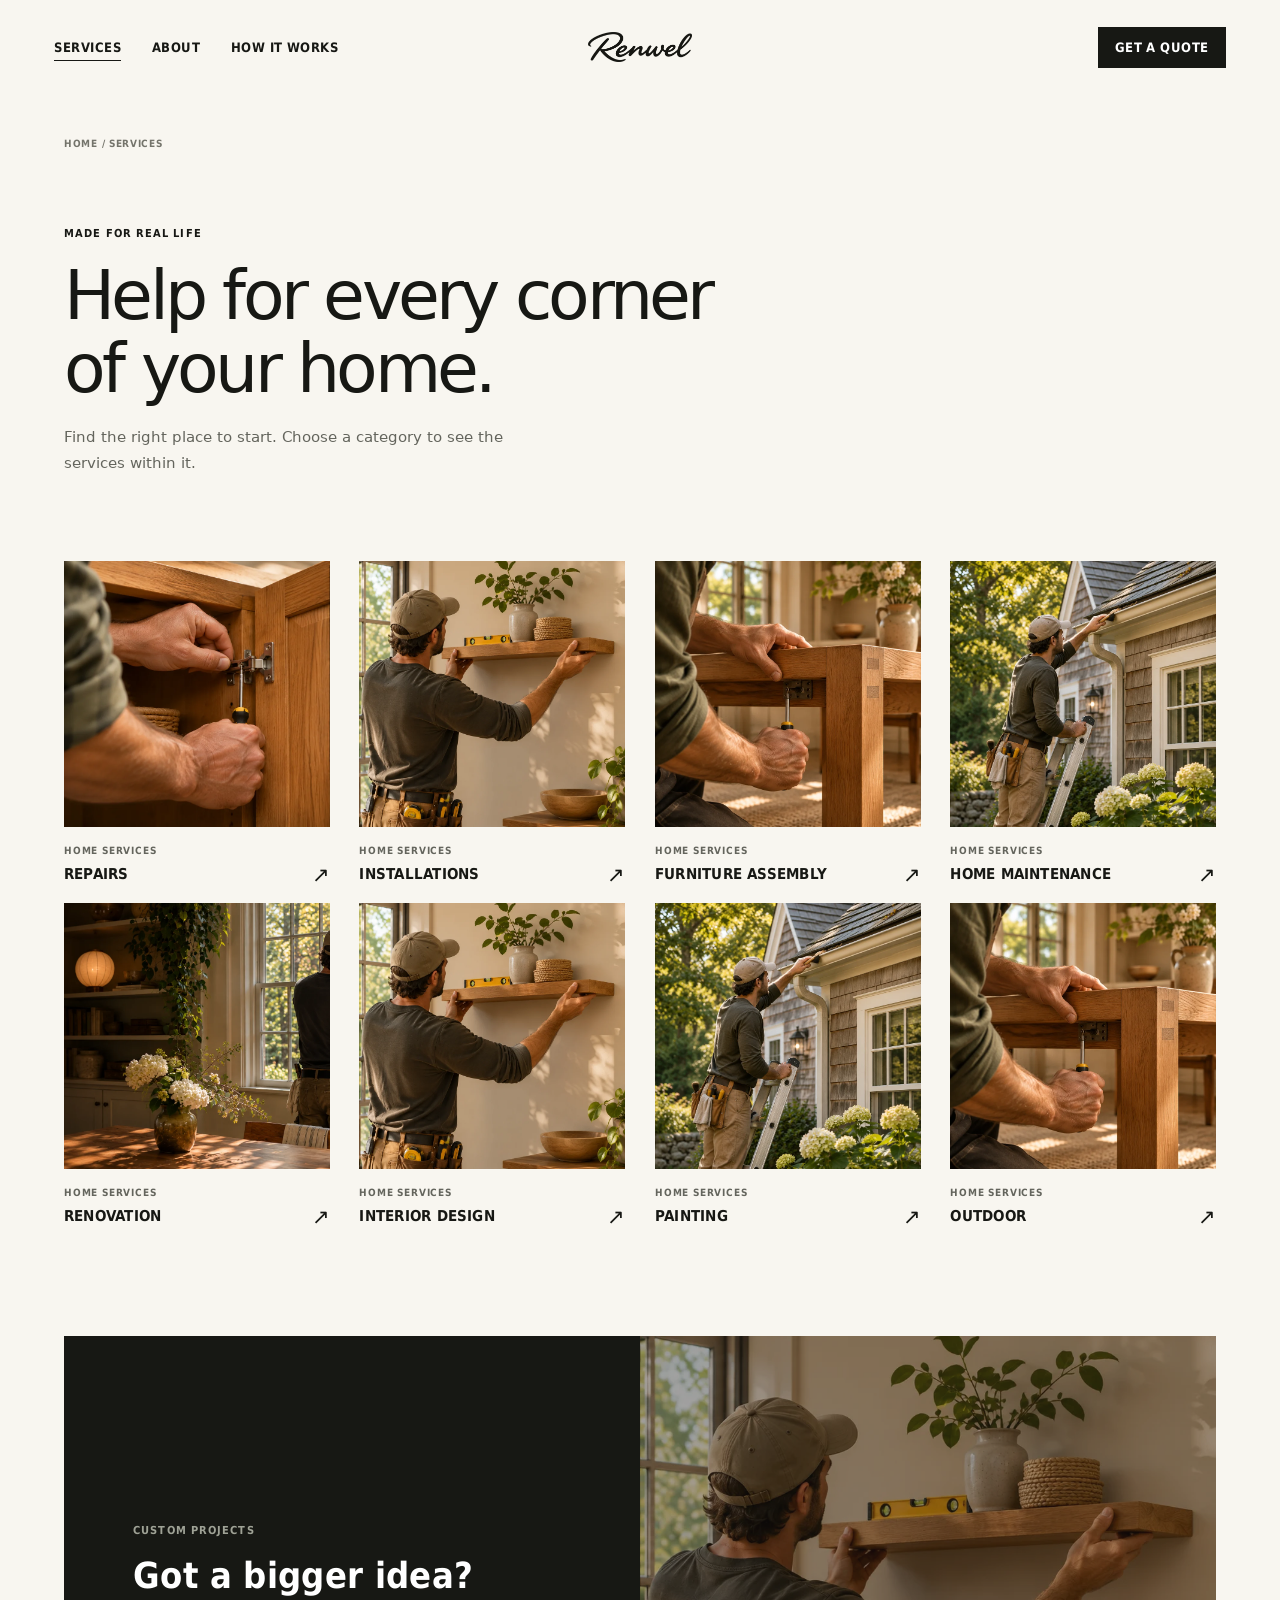
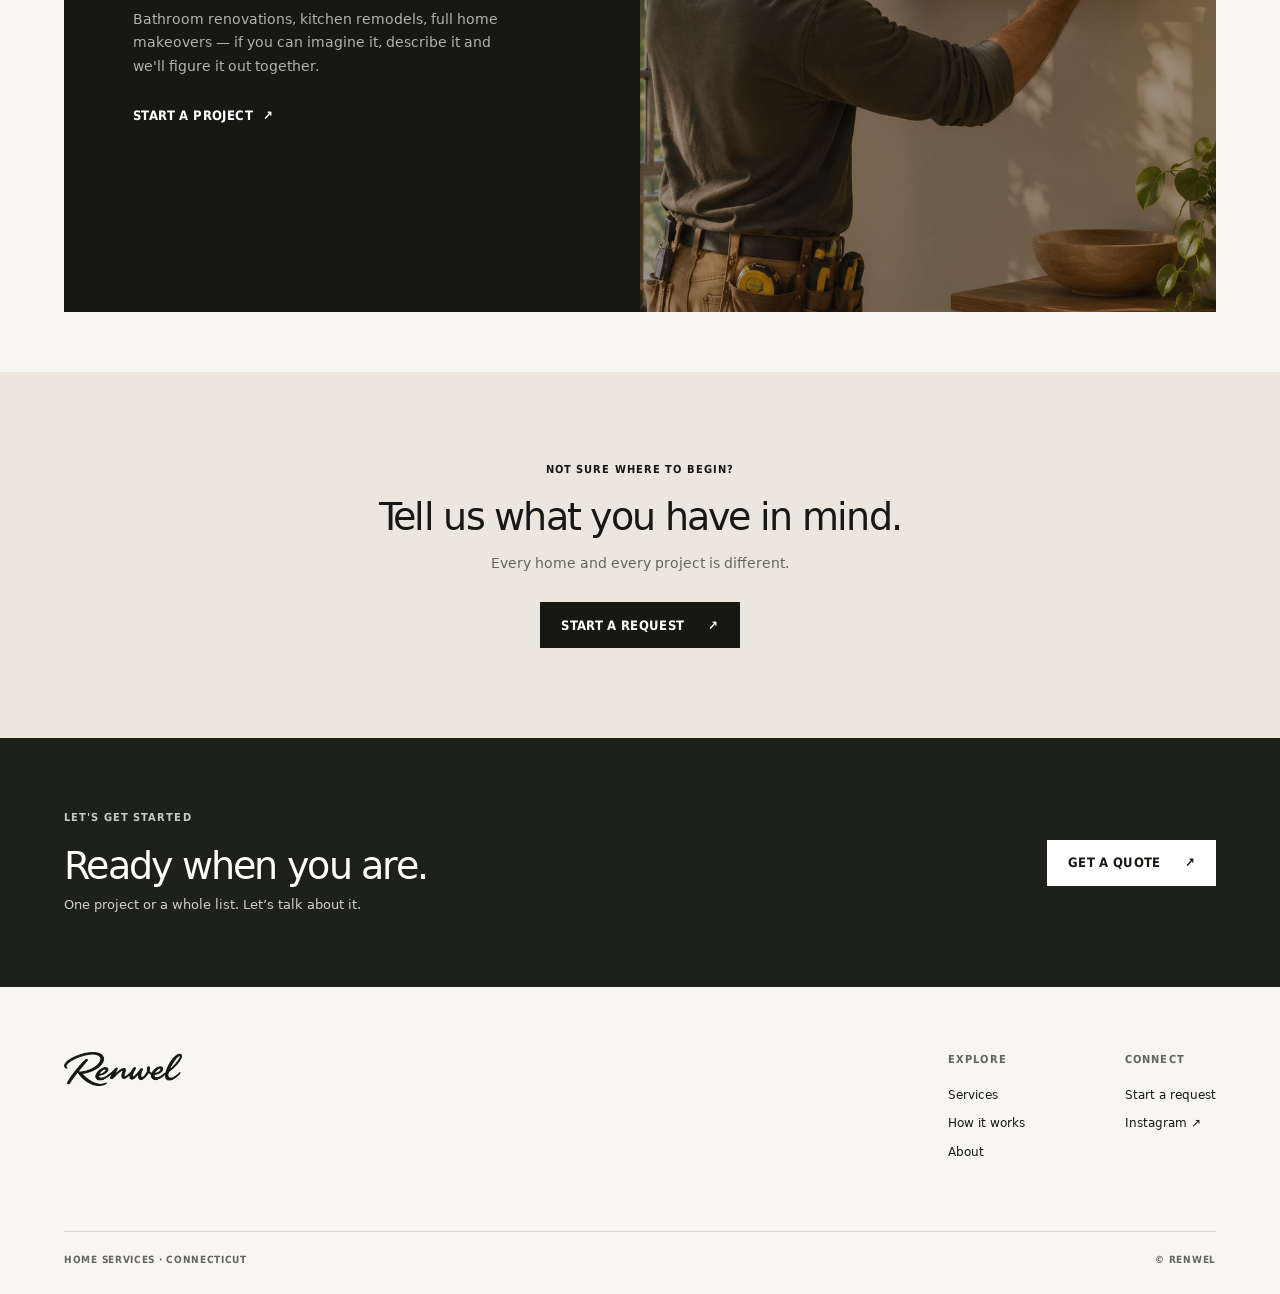
<file: services.html>
<!doctype html>
<html lang="en"><head><meta charset="utf-8"><meta name="viewport" content="width=device-width, initial-scale=1"><meta name="theme-color" content="#f8f6f0"><meta name="description" content="Renwel home services. Explore repairs, installations, furniture assembly and home maintenance."><title>Services | Renwel</title><link rel="stylesheet" href="assets/css/style.css"><link rel="stylesheet" href="assets/css/animations.css"><script src="assets/js/main.js" defer></script><script src="assets/js/animations.js" defer></script></head><body>
<a class="skip" href="#main">Skip to content</a>
<header class="site-header">
  <div class="header-shell">
    <button class="menu-trigger nav-type" type="button" aria-controls="mobile-nav" aria-expanded="false" aria-label="Open menu"><span aria-hidden="true">☰</span></button>
    <nav class="desktop-nav" aria-label="Main navigation">
      <a class="nav-type is-active" href="services.html">SERVICES</a>
      <a class="nav-type " href="about.html">ABOUT</a>
      <a class="nav-type " href="how-it-works.html">HOW IT WORKS</a>
    </nav>
    <a class="brand" href="index.html" aria-label="Renwel home"><img src="assets/images/renwel-logo.png" width="1649" height="474" alt="Renwel"></a>
    <div class="header-action"><a class="quote-link nav-type" href="quote.html">GET A QUOTE <span class="quote-count" data-count hidden></span></a></div>
  </div>
  <nav class="mobile-nav" id="mobile-nav" aria-label="Mobile navigation" hidden>
    <a class="nav-type" href="services.html">SERVICES</a><a class="nav-type" href="about.html">ABOUT</a><a class="nav-type" href="how-it-works.html">HOW IT WORKS</a>
  </nav>
</header><main id="main"><section class="page-intro section" data-anim><p class="breadcrumb"><a href="index.html">HOME</a> / SERVICES</p><p class="kicker">MADE FOR REAL LIFE</p><h1>Help for every corner<br>of your home.</h1><p>Find the right place to start. Choose a category to see the services within it.</p></section><section class="section page-cards" data-anim><div class="service-grid" data-anim-stagger><a class="service-card" href="repairs.html"><span class="service-photo"><img src="assets/images/repairs.webp" width="887" height="887" loading="lazy" alt=""></span><span class="card-meta"><span><span class="card-overline">HOME SERVICES</span><strong>REPAIRS</strong></span><span class="card-arrow" aria-hidden="true">↗</span></span></a><a class="service-card" href="installations.html"><span class="service-photo"><img src="assets/images/installations.webp" width="887" height="887" loading="lazy" alt=""></span><span class="card-meta"><span><span class="card-overline">HOME SERVICES</span><strong>INSTALLATIONS</strong></span><span class="card-arrow" aria-hidden="true">↗</span></span></a><a class="service-card" href="furniture-assembly.html"><span class="service-photo"><img src="assets/images/furniture.webp" width="887" height="887" loading="lazy" alt=""></span><span class="card-meta"><span><span class="card-overline">HOME SERVICES</span><strong>FURNITURE ASSEMBLY</strong></span><span class="card-arrow" aria-hidden="true">↗</span></span></a><a class="service-card" href="home-maintenance.html"><span class="service-photo"><img src="assets/images/maintenance.webp" width="887" height="887" loading="lazy" alt=""></span><span class="card-meta"><span><span class="card-overline">HOME SERVICES</span><strong>HOME MAINTENANCE</strong></span><span class="card-arrow" aria-hidden="true">↗</span></span></a><a class="service-card" href="renovation.html"><span class="service-photo"><img src="assets/images/hero.webp" width="1774" height="887" loading="lazy" alt="" style="object-position:center 40%"></span><span class="card-meta"><span><span class="card-overline">HOME SERVICES</span><strong>RENOVATION</strong></span><span class="card-arrow" aria-hidden="true">↗</span></span></a><a class="service-card" href="interior-design.html"><span class="service-photo"><img src="assets/images/installations.webp" width="887" height="887" loading="lazy" alt=""></span><span class="card-meta"><span><span class="card-overline">HOME SERVICES</span><strong>INTERIOR DESIGN</strong></span><span class="card-arrow" aria-hidden="true">↗</span></span></a><a class="service-card" href="painting.html"><span class="service-photo"><img src="assets/images/maintenance.webp" width="887" height="887" loading="lazy" alt=""></span><span class="card-meta"><span><span class="card-overline">HOME SERVICES</span><strong>PAINTING</strong></span><span class="card-arrow" aria-hidden="true">↗</span></span></a><a class="service-card" href="outdoor.html"><span class="service-photo"><img src="assets/images/furniture.webp" width="887" height="887" loading="lazy" alt=""></span><span class="card-meta"><span><span class="card-overline">HOME SERVICES</span><strong>OUTDOOR</strong></span><span class="card-arrow" aria-hidden="true">↗</span></span></a></div></section><section class="section" style="padding-top:0;padding-bottom:60px"><a class="service-card service-card--wide" href="projects.html" style="display:grid;grid-template-columns:1fr 1fr;background:var(--ink);color:#fff;text-decoration:none;overflow:hidden"><span style="padding:10% 12%;display:flex;flex-direction:column;justify-content:center"><span style="font-family:RenwelNarrow,sans-serif;font-size:11px;letter-spacing:.10em;color:#9fa296;margin-bottom:16px;display:block">CUSTOM PROJECTS</span><strong style="font-family:RenwelNarrow,sans-serif;font-size:clamp(28px,2.8vw,42px);font-weight:700;letter-spacing:.01em;line-height:1.15;display:block;margin-bottom:12px">Got a bigger idea?</strong><span style="font-size:14px;color:#b0b5a9;line-height:1.65;max-width:380px;display:block">Bathroom renovations, kitchen remodels, full home makeovers — if you can imagine it, describe it and we'll figure it out together.</span><span style="display:inline-flex;align-items:center;gap:10px;margin-top:28px;font-family:RenwelNarrow,sans-serif;font-size:13px;font-weight:700;letter-spacing:.03em;color:#fff">START A PROJECT <span aria-hidden="true">↗</span></span></span><span style="overflow:hidden;min-height:300px"><img src="assets/images/installations.webp" width="887" height="887" loading="lazy" alt="" style="width:100%;height:100%;object-fit:cover;opacity:.6;transition:transform .45s cubic-bezier(.16,1,.3,1)"></span></span></a></section><section class="simple-band"><p class="kicker">NOT SURE WHERE TO BEGIN?</p><h2>Tell us what you have in mind.</h2><p>Every home and every project is different.</p><a class="button" href="quote.html">START A REQUEST <span aria-hidden="true">↗</span></a></section></main>
<section class="closing"><div data-anim><p class="kicker">LET'S GET STARTED</p><h2>Ready when you are.</h2><p>One project or a whole list. Let’s talk about it.</p></div><a class="button button-light" href="quote.html">GET A QUOTE <span aria-hidden="true">↗</span></a></section>
<footer class="site-footer"><div class="footer-top"><a class="footer-brand" href="index.html"><img src="assets/images/renwel-logo.png" width="1649" height="474" alt="Renwel"></a><div class="footer-cols"><div><p class="kicker">EXPLORE</p><a href="services.html">Services</a><a href="how-it-works.html">How it works</a><a href="about.html">About</a></div><div><p class="kicker">CONNECT</p><a href="quote.html">Start a request</a><a href="https://www.instagram.com/cwb_services/" target="_blank" rel="noopener noreferrer">Instagram ↗</a></div></div></div><div class="footer-bottom"><span>HOME SERVICES · CONNECTICUT</span><span>© RENWEL</span></div></footer></body></html>
</file>
